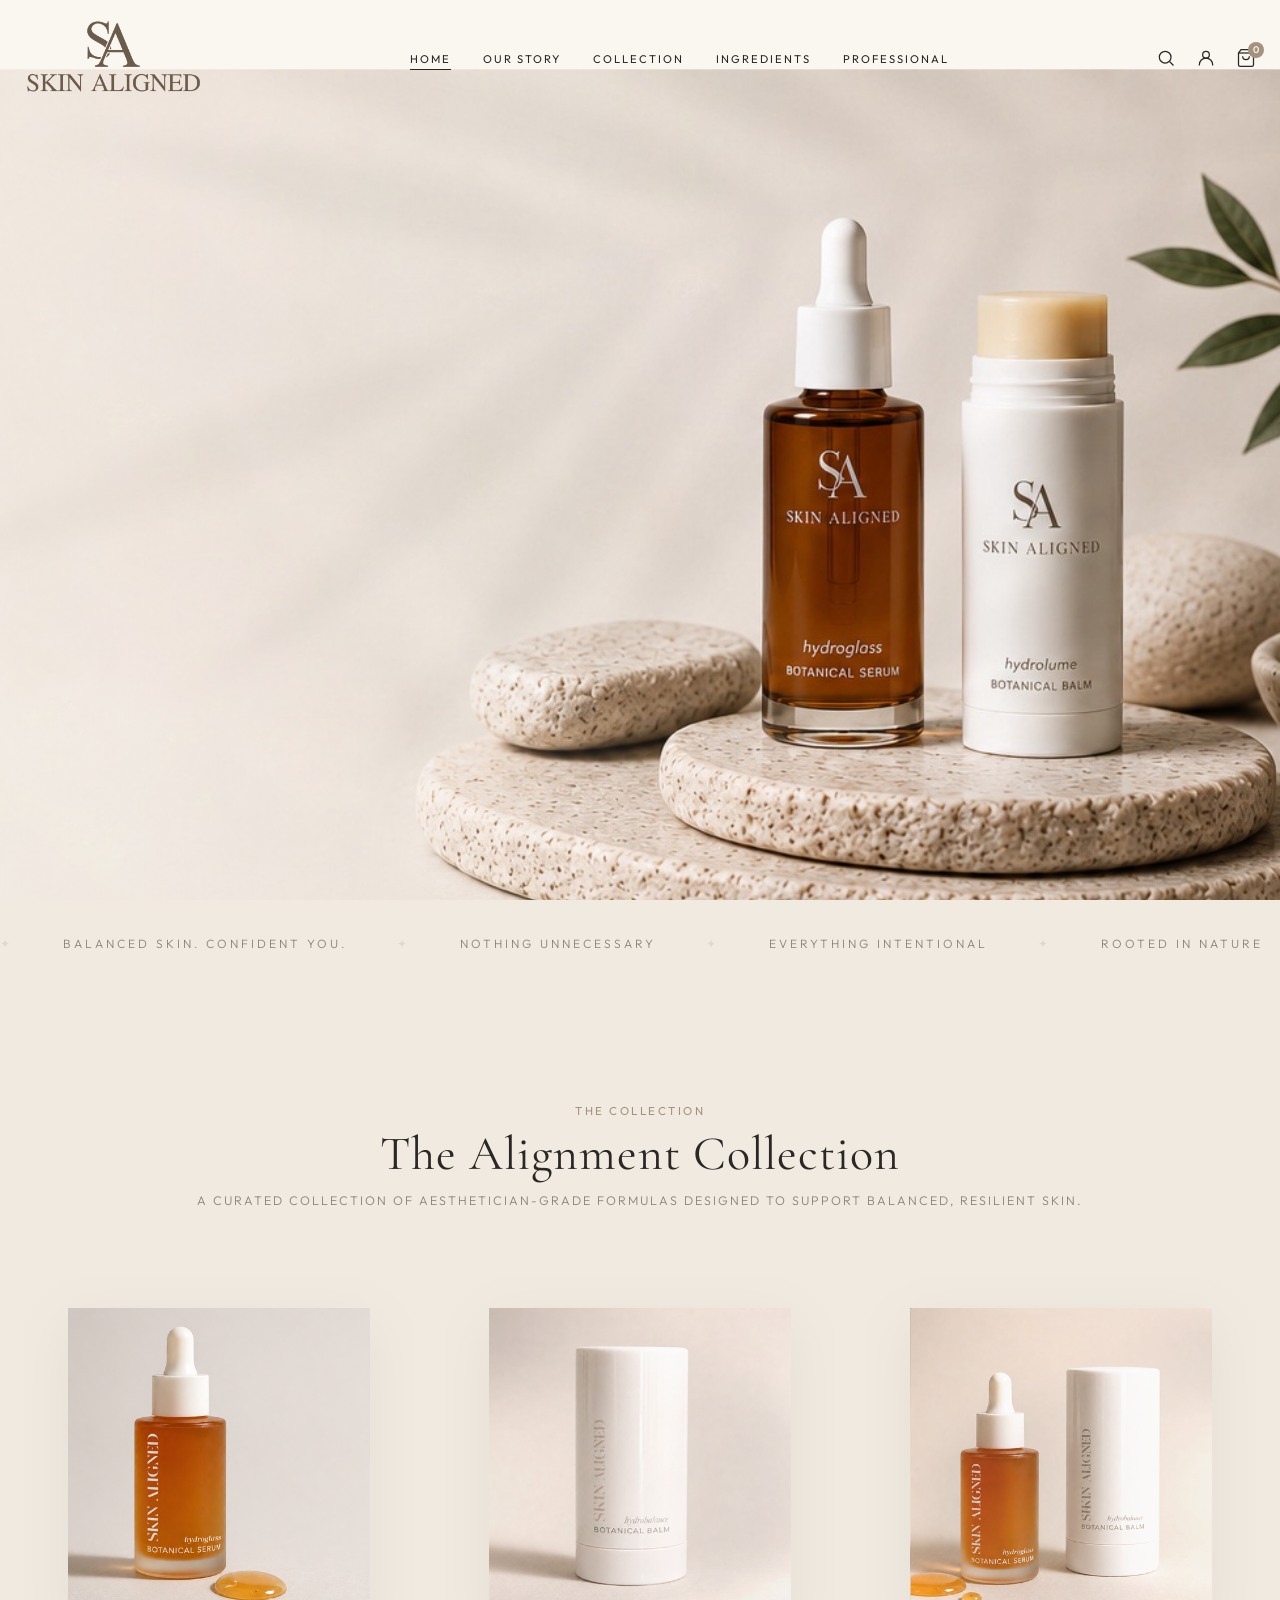
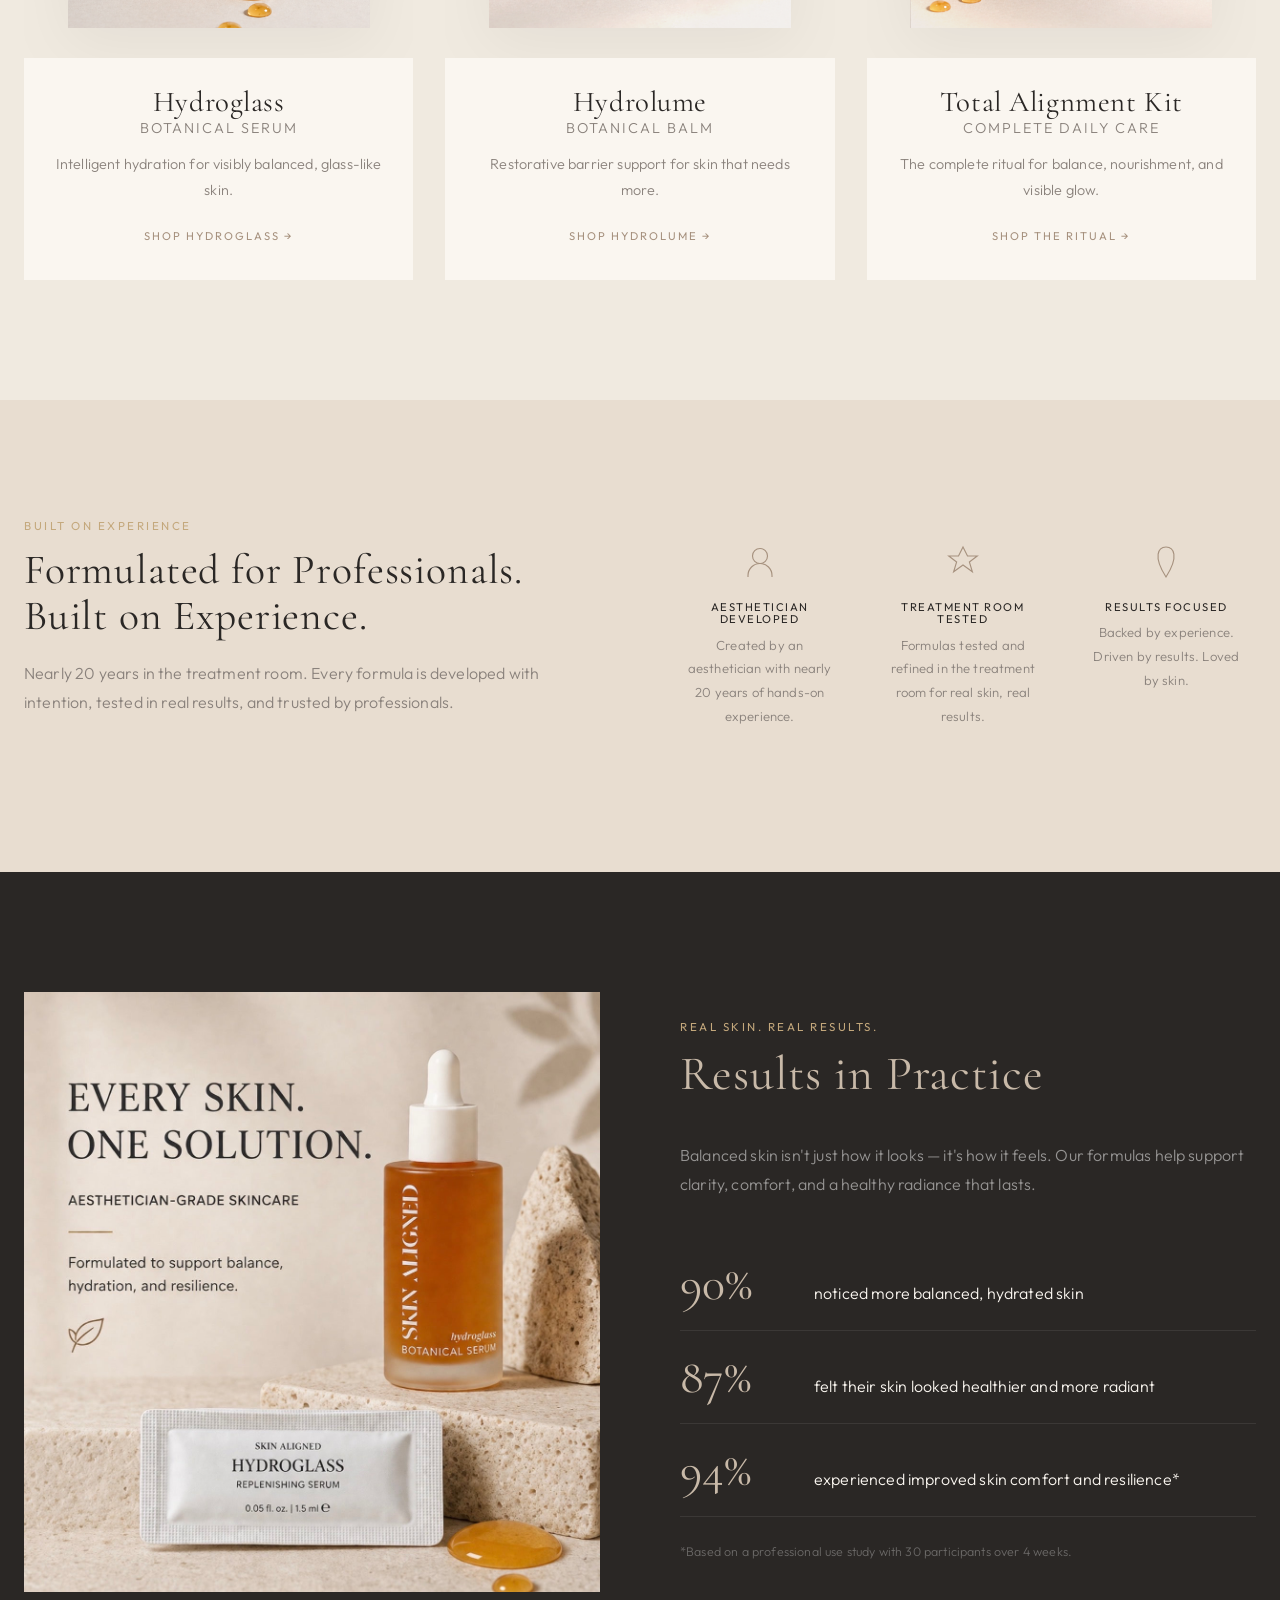
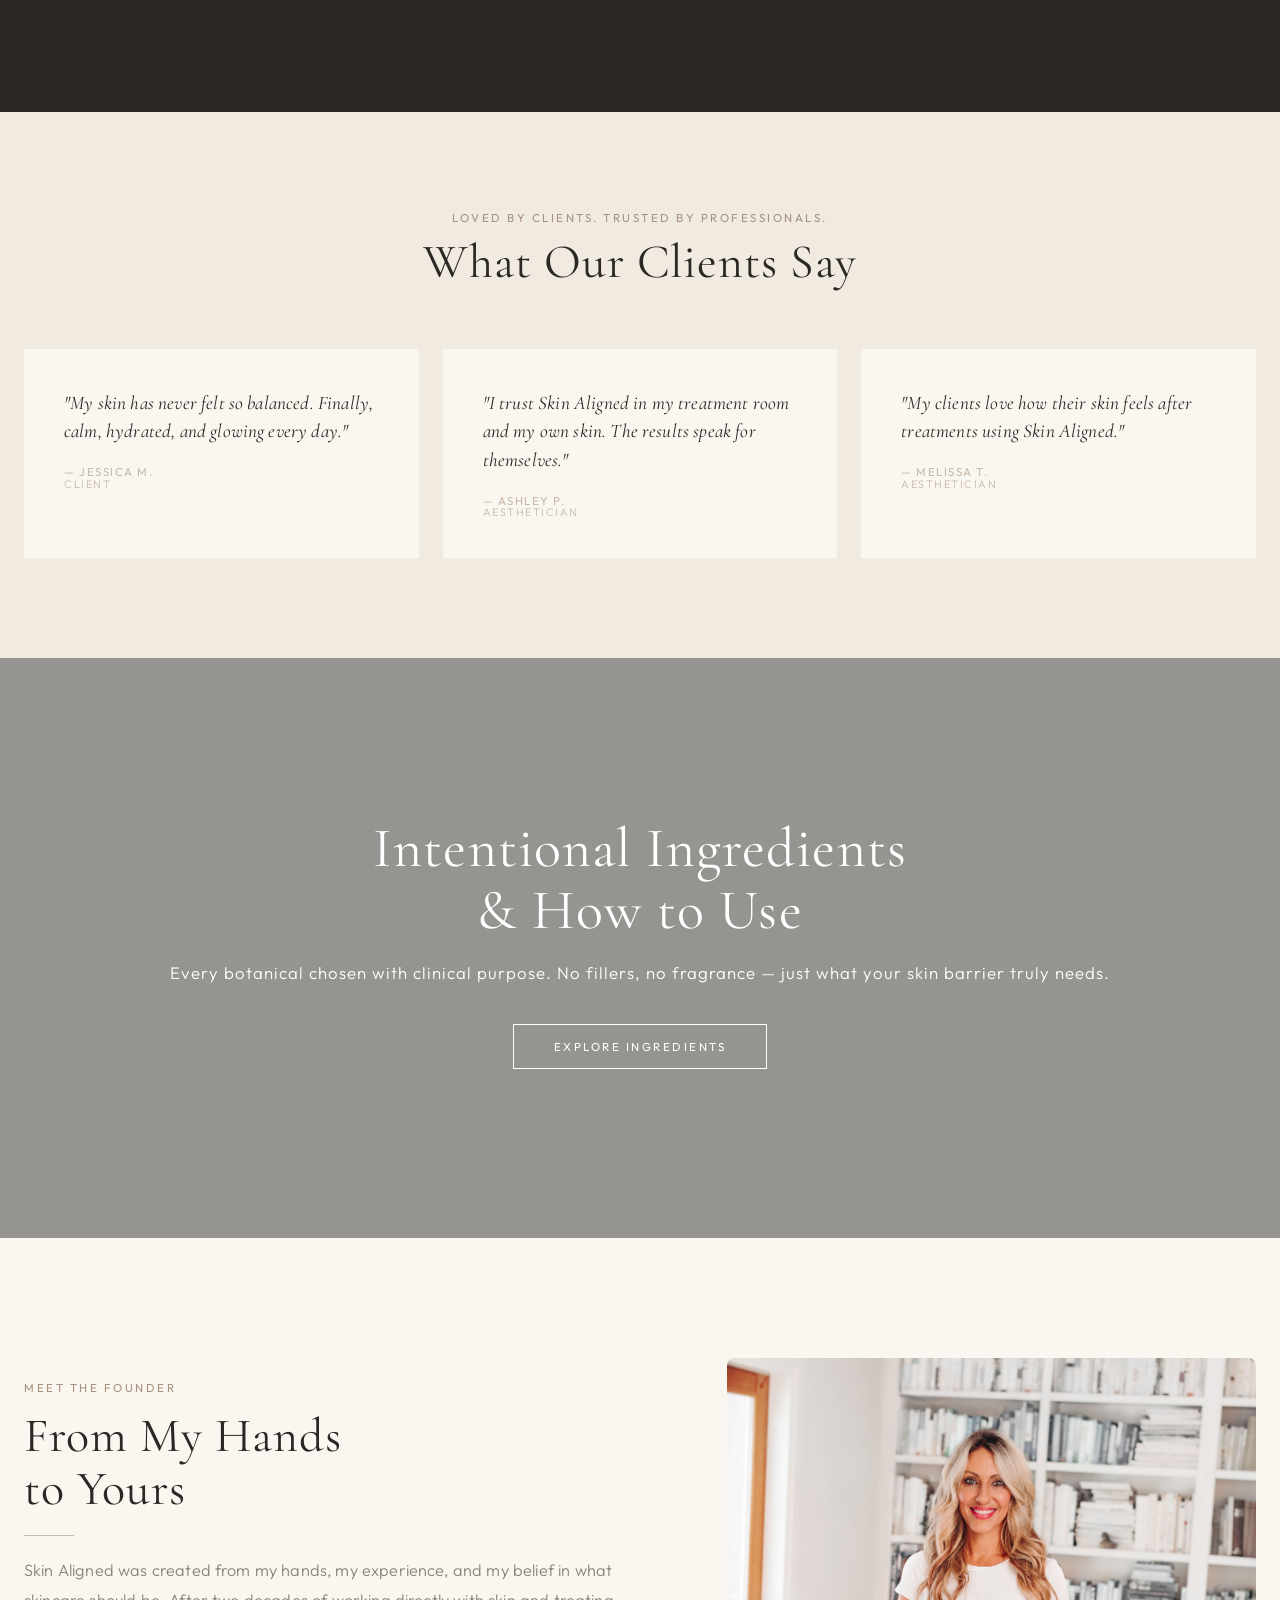
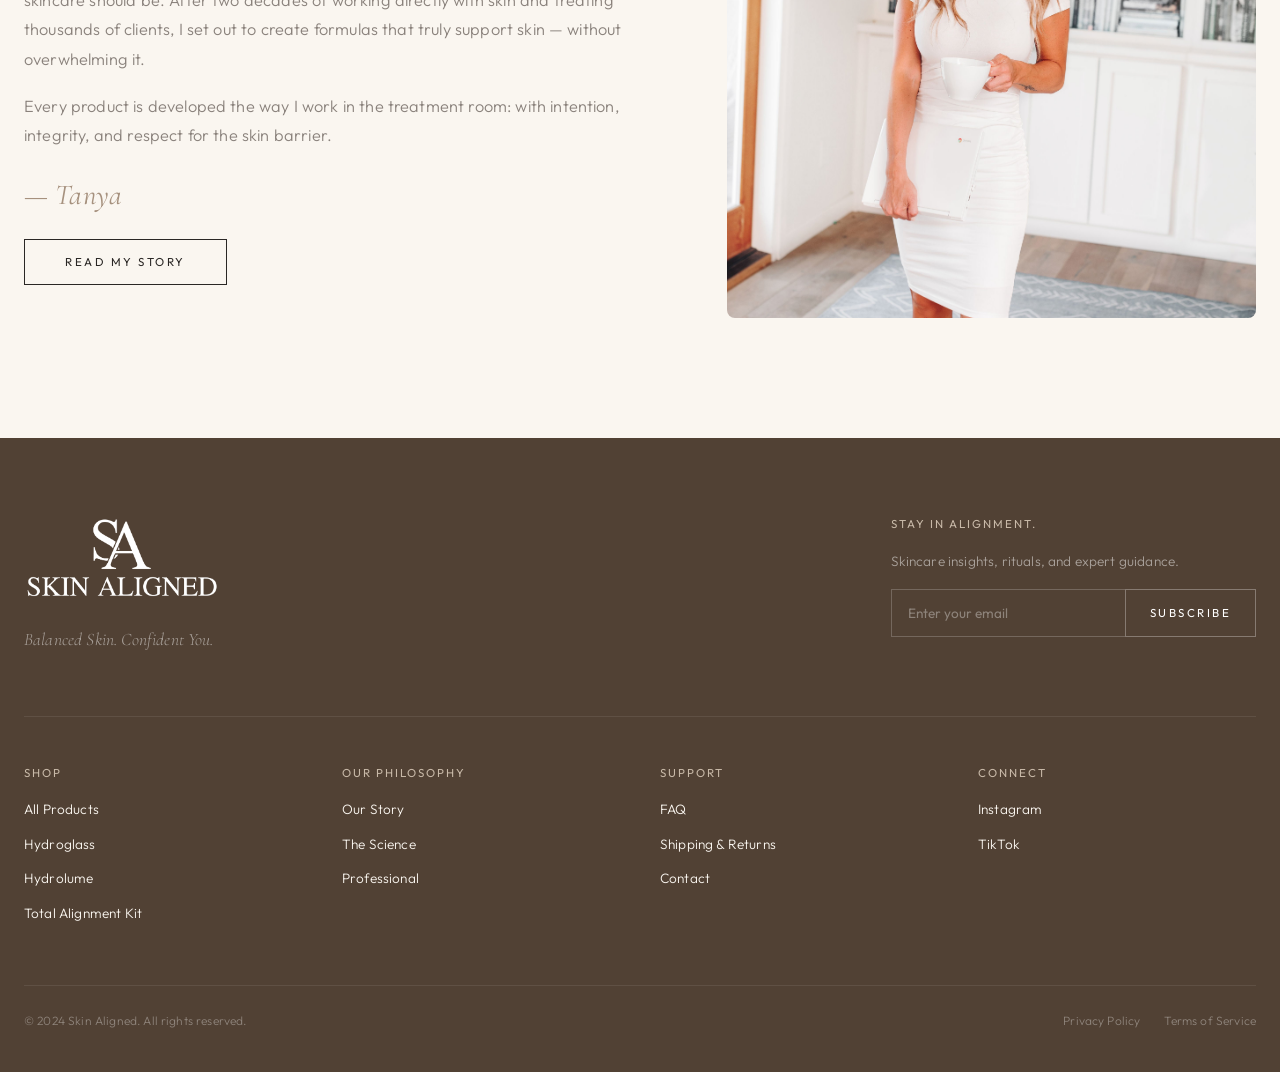
<file: index.html>
<!DOCTYPE html>
<html lang="en">

<head>
  <meta charset="UTF-8">
  <meta name="viewport" content="width=device-width, initial-scale=1.0">
  <title>Skin Aligned | Balanced Skin. Confident You.</title>
  <meta name="description"
    content="Aesthetician-grade skincare rooted in nature and refined by science to support your skin's natural balance at every stage.">
  <link rel="stylesheet" href="assets/css/style.css">
  <link rel="stylesheet" href="assets/css/pages.css">
  <link rel="icon" type="image/png" href="assets/img/favicon.png">
  <link rel="stylesheet" href="assets/css/pages2.css">
</head>

<body>

  <!-- Header -->
  <header class="header" id="site-header">
    <div class="wrap header__inner">
      <a href="index.html" class="logo"><img src="assets/img/top-main-logo.png" alt="Skin Aligned"></a>
      <nav>
        <ul class="nav" id="main-nav">
          <li><a href="index.html" class="active">Home</a></li>
          <li><a href="ritual.html">Our Story</a></li>
          <li><a href="products.html">Collection</a></li>
          <li><a href="product-detail.html">Ingredients</a></li>
          <li><a href="professional.html">Professional</a></li>
        </ul>
      </nav>
      <div class="nav-utils">
        <a href="https://skinaligned.com/search" target="_blank" aria-label="Search">
          <svg viewBox="0 0 24 24">
            <circle cx="11" cy="11" r="7" />
            <line x1="16.5" y1="16.5" x2="21" y2="21" />
          </svg>
        </a>
        <a href="https://skinaligned.com/account/login" target="_blank" aria-label="Account">
          <svg viewBox="0 0 24 24">
            <circle cx="12" cy="8" r="4" />
            <path d="M4 21v-1a7 7 0 0 1 16 0v1" />
          </svg>
        </a>
        <a href="https://skinaligned.com/cart" target="_blank" aria-label="Cart">
          <svg viewBox="0 0 24 24">
            <path d="M6 2L3 6v14a2 2 0 0 0 2 2h14a2 2 0 0 0 2-2V6l-3-4z" />
            <line x1="3" y1="6" x2="21" y2="6" />
            <path d="M16 10a4 4 0 0 1-8 0" />
          </svg>
          <span class="cart-count">0</span>
        </a>
      </div>
      <!-- Mobile menu toggle -->
      <button class="mobile-toggle" id="mobile-toggle" aria-label="Menu">
        <span></span><span></span><span></span>
      </button>
    </div>
  </header>

  <main>

    <!-- ─── Hero ─── -->
    <section class="hero" id="hero">
      <div class="hero__bg"><img src="assets/img/Index_hero_banner.jpg" alt="Skin Aligned Luxury Skincare"></div>
      <div class="hero__overlay"></div>
      <div class="wrap">
        <div class="hero__body reveal">
          <h1>BALANCED</h1>
          <span class="hero__subtitle">Skin begins here.</span>
          <p>Aesthetician-grade skincare rooted in nature and refined by science to support your skin's natural balance
            at every stage.</p>

          <div class="hero__icons">
            <div class="hero__icon-item">
              <svg viewBox="0 0 24 24" fill="none" stroke="currentColor" stroke-width="1.5">
                <path
                  d="M12 2L15.09 8.26L22 9.27L17 14.14L18.18 21.02L12 17.77L5.82 21.02L7 14.14L2 9.27L8.91 8.26L12 2Z" />
              </svg>
              <span>Rooted in Nature</span>
            </div>
            <div class="hero__icon-item">
              <svg viewBox="0 0 24 24" fill="none" stroke="currentColor" stroke-width="1.5">
                <path
                  d="M20 21V19C20 17.9391 19.5786 16.9217 18.8284 16.1716C18.0783 15.4214 17.0609 15 16 15H8C6.93913 15 5.92172 15.4214 5.17157 16.1716C4.42143 16.9217 4 17.9391 4 19V21" />
                <circle cx="12" cy="7" r="4" />
              </svg>
              <span>Aesthetician Grade</span>
            </div>
            <div class="hero__icon-item">
              <svg viewBox="0 0 24 24" fill="none" stroke="currentColor" stroke-width="1.5">
                <path d="M4.5 3H19.5V5H4.5V3ZM6.5 7H17.5L12 17L6.5 7ZM10.5 21H13.5V19H10.5V21Z" />
              </svg>
              <span>Clinically Inspired</span>
            </div>
            <div class="hero__icon-item">
              <svg viewBox="0 0 24 24" fill="none" stroke="currentColor" stroke-width="1.5">
                <path
                  d="M12 21.35L10.55 20.03C5.4 15.36 2 12.28 2 8.5C2 5.42 4.42 3 7.5 3C9.24 3 10.91 3.81 12 5.09C13.09 3.81 14.76 3 16.5 3C19.58 3 22 5.42 22 8.5C22 12.28 18.6 15.36 13.45 20.04L12 21.35Z" />
              </svg>
              <span>Made for Every Skin</span>
            </div>
          </div>
        </div>
      </div>
    </section>

    <!-- ─── Marquee ─── -->
    <div class="marquee">
      <div class="marquee__track">
        <span>✦</span> balanced skin. confident you. <span>✦</span> nothing unnecessary <span>✦</span> everything
        intentional <span>✦</span> rooted in nature <span>✦</span> refined by science <span>✦</span> balanced skin.
        confident you. <span>✦</span> nothing unnecessary <span>✦</span> everything intentional <span>✦</span> rooted in
        nature <span>✦</span> refined by science <span>✦</span> balanced skin. confident you. <span>✦</span> nothing
        unnecessary <span>✦</span> everything intentional
      </div>
    </div>



    <!-- ─── Collection Highlight ─── -->
    <section class="products-sec" id="collection">
      <div class="wrap">
        <div class="sec-head reveal">
          <div class="section-tag">The Collection</div>
          <h2>The Alignment Collection</h2>
          <p>A curated collection of aesthetician-grade formulas designed to support balanced, resilient skin.</p>
        </div>
        <div class="prod-row">
          <a href="product-detail.html" class="prod-card reveal" id="card-hydroglass">
            <div class="prod-card__img">
              <img src="assets/img/HydroGlassBottleDrops.png" alt="HydroGlass Bottle Drops">
              <img src="assets/img/gallery_4.png" alt="HydroGlass Lifestyle" class="hover-img">
            </div>
            <div class="prod-card__info">
              <h3>Hydroglass</h3>
              <p class="prod-card__sub">Botanical Serum</p>
              <p>Intelligent hydration for visibly balanced, glass-like skin.</p>
              <span class="prod-card__cta">Shop Hydroglass →</span>
            </div>
          </a>
          <a href="product-detail.html" class="prod-card reveal d1" id="card-hydrolume">
            <div class="prod-card__img">
              <img src="assets/img/Hydroblam.png" alt="HydroBlam">
              <img src="assets/img/gallery_1.png" alt="HydroLume Lifestyle" class="hover-img">
            </div>
            <div class="prod-card__info">
              <h3>Hydrolume</h3>
              <p class="prod-card__sub">Botanical Balm</p>
              <p>Restorative barrier support for skin that needs more.</p>
              <span class="prod-card__cta">Shop Hydrolume →</span>
            </div>
          </a>
          <a href="products.html" class="prod-card reveal d2" id="card-kit">
            <div class="prod-card__img">
              <img src="assets/img/HydroGlasskit.png" alt="HydroGlass Kit">
              <img src="assets/img/0A5A5264-C969-4EF8-9C2A-7C37F3D836FC(1).png" alt="Kit Lifestyle" class="hover-img">
            </div>
            <div class="prod-card__info">
              <h3>Total Alignment Kit</h3>
              <p class="prod-card__sub">Complete Daily Care</p>
              <p>The complete ritual for balance, nourishment, and visible glow.</p>
              <span class="prod-card__cta">Shop the Ritual →</span>
            </div>
          </a>
        </div>
      </div>
    </section>

    <!-- ─── Formulated for Professionals ─── -->
    <section class="pro-strip" id="trust-section">
      <div class="wrap">
        <div class="pro-strip__grid reveal">
          <div class="pro-strip__text">
            <div class="section-tag" style="color:var(--gold);">Built on Experience</div>
            <h2>Formulated for Professionals.<br>Built on Experience.</h2>
            <p>Nearly 20 years in the treatment room. Every formula is developed with intention, tested in real results,
              and trusted by professionals.</p>
          </div>
          <div class="trust-pillars">
            <div class="trust-pill">
              <svg viewBox="0 0 48 48" width="36" height="36">
                <circle cx="24" cy="16" r="10" fill="none" stroke="currentColor" stroke-width="1.5" />
                <path d="M8 44v-2a16 16 0 0132 0v2" fill="none" stroke="currentColor" stroke-width="1.5" />
              </svg>
              <h5>Aesthetician Developed</h5>
              <p>Created by an aesthetician with nearly 20 years of hands-on experience.</p>
            </div>
            <div class="trust-pill">
              <svg viewBox="0 0 48 48" width="36" height="36">
                <path d="M24 4l6 12h13l-10.5 8 4 13L24 28l-12.5 9 4-13L5 16h13z" fill="none" stroke="currentColor"
                  stroke-width="1.5" />
              </svg>
              <h5>Treatment Room Tested</h5>
              <p>Formulas tested and refined in the treatment room for real skin, real results.</p>
            </div>
            <div class="trust-pill">
              <svg viewBox="0 0 48 48" width="36" height="36">
                <path d="M24 4C14 4 6 16 24 44c18-28 10-40 0-40z" fill="none" stroke="currentColor"
                  stroke-width="1.5" />
              </svg>
              <h5>Results Focused</h5>
              <p>Backed by experience. Driven by results. Loved by skin.</p>
            </div>
          </div>
        </div>
      </div>
    </section>

    <!-- ─── Results in Practice ─── -->
    <section class="results" id="results">
      <div class="wrap results__grid">
        <div class="results__img reveal"><img src="assets/img/IMG_5824.jpg" alt="Results" style="height:100%;"></div>
        <div class="reveal d1">
          <div class="section-tag" style="color:var(--gold);">Real Skin. Real Results.</div>
          <h2>Results in Practice</h2>
          <p style="color:rgba(255,255,255,.5); margin-bottom:40px; font-size:1rem;">Balanced skin isn't just how it
            looks — it's how it feels. Our formulas help support clarity, comfort, and a healthy radiance that lasts.
          </p>
          <div class="stat-row"><span class="stat-num">90%</span><span class="stat-desc">noticed more balanced, hydrated
              skin</span></div>
          <div class="stat-row"><span class="stat-num">87%</span><span class="stat-desc">felt their skin looked
              healthier and more radiant</span></div>
          <div class="stat-row"><span class="stat-num">94%</span><span class="stat-desc">experienced improved skin
              comfort and resilience*</span></div>
          <p style="color:rgba(255,255,255,.3); font-size:.78rem; margin-top:24px;">*Based on a professional use study
            with 30 participants over 4 weeks.</p>
        </div>
      </div>
    </section>

    <!-- ─── Testimonials ─── -->
    <section class="testimonials" id="testimonials">
      <div class="wrap">
        <div class="sec-head reveal" style="margin-bottom:60px;">
          <div class="section-tag">Loved by Clients. Trusted by Professionals.</div>
          <h2>What Our Clients Say</h2>
        </div>
        <div class="test-grid reveal">
          <div class="test-card">
            <div class="test-quote">"My skin has never felt so balanced. Finally, calm, hydrated, and glowing every
              day."</div>
            <div class="test-author">— Jessica M.<br><span>Client</span></div>
          </div>
          <div class="test-card">
            <div class="test-quote">"I trust Skin Aligned in my treatment room and my own skin. The results speak for
              themselves."</div>
            <div class="test-author">— Ashley P.<br><span>Aesthetician</span></div>
          </div>
          <div class="test-card">
            <div class="test-quote">"My clients love how their skin feels after treatments using Skin Aligned."</div>
            <div class="test-author">— Melissa T.<br><span>Aesthetician</span></div>
          </div>
        </div>
      </div>
    </section>

    <!-- ─── Ingredients CTA ─── -->
    <section class="ingr-cta" style="background-image:url('assets/img/slider-img-2.png');" id="ingredients-cta">
      <div class="wrap reveal">
        <h2>Intentional Ingredients<br>& How to Use</h2>
        <p>Every botanical chosen with clinical purpose. No fillers, no fragrance — just what your skin barrier truly
          needs.</p>
        <a href="product-detail.html" class="btn btn--light">Explore Ingredients</a>
      </div>
    </section>

    <!-- ─── Founder ─── -->
    <section class="philosophy" id="founder">
      <div class="wrap phil-grid">
        <div class="phil-text reveal">
          <div class="section-tag">Meet the Founder</div>
          <h2>From My Hands<br>to Yours</h2>
          <div class="accent-line"></div>
          <p>Skin Aligned was created from my hands, my experience, and my belief in what skincare should be. After two
            decades of working directly with skin and treating thousands of clients, I set out to create formulas that
            truly support skin — without overwhelming it.</p>
          <p>Every product is developed the way I work in the treatment room: with intention, integrity, and respect for
            the skin barrier.</p>
          <div class="sig">— Tanya</div>
          <a href="ritual.html" class="btn" style="margin-top:30px;">Read My Story</a>
        </div>
        <div class="reveal d1"><img src="assets/img/robertsonlifestyleimages_23muted.jpg" alt="Tanya Robertson"></div>
      </div>
    </section>

  </main>

  <!-- Footer -->
  <footer class="footer" id="site-footer">
    <div class="wrap">
      <div class="footer__top">
        <div class="footer__brand">
          <div class="footer__logo"><img src="assets/img/top-main-logo.png" alt="Skin Aligned"></div>
          <p class="footer__tagline">Balanced Skin. Confident You.</p>
        </div>
        <div class="footer__newsletter">
          <h5>Stay in Alignment.</h5>
          <p>Skincare insights, rituals, and expert guidance.</p>
          <div class="newsletter-form">
            <input type="email" placeholder="Enter your email" id="newsletter-email">
            <button class="btn btn--light" id="newsletter-submit">Subscribe</button>
          </div>
        </div>
      </div>
      <div class="footer__grid">
        <div>
          <h5>Shop</h5>
          <ul>
            <li><a href="products.html">All Products</a></li>
            <li><a href="product-detail.html">Hydroglass</a></li>
            <li><a href="product-detail.html">Hydrolume</a></li>
            <li><a href="products.html">Total Alignment Kit</a></li>
          </ul>
        </div>
        <div>
          <h5>Our Philosophy</h5>
          <ul>
            <li><a href="ritual.html">Our Story</a></li>
            <li><a href="product-detail.html">The Science</a></li>
            <li><a href="professional.html">Professional</a></li>
          </ul>
        </div>
        <div>
          <h5>Support</h5>
          <ul>
            <li><a href="https://skinaligned.com/pages/faq" target="_blank">FAQ</a></li>
            <li><a href="https://skinaligned.com/pages/returns" target="_blank">Shipping & Returns</a></li>
            <li><a href="https://skinaligned.com/pages/contact" target="_blank">Contact</a></li>
          </ul>
        </div>
        <div>
          <h5>Connect</h5>
          <ul class="social-links">
            <li><a href="https://www.instagram.com/skin.aligned/" target="_blank">Instagram</a></li>
            <li><a href="https://www.tiktok.com/@skin.aligned" target="_blank">TikTok</a></li>
          </ul>
        </div>
      </div>
      <div class="footer__bar">
        <span>&copy; 2024 <a href="https://skinaligned.com/" target="_blank">Skin Aligned</a>. All rights
          reserved.</span>
        <div class="footer__legal">
          <a href="privacy.html">Privacy Policy</a>
          <a href="terms.html">Terms of Service</a>
        </div>
      </div>
    </div>
  </footer>

  <script src="assets/js/main.js"></script>
</body>

</html>
</file>
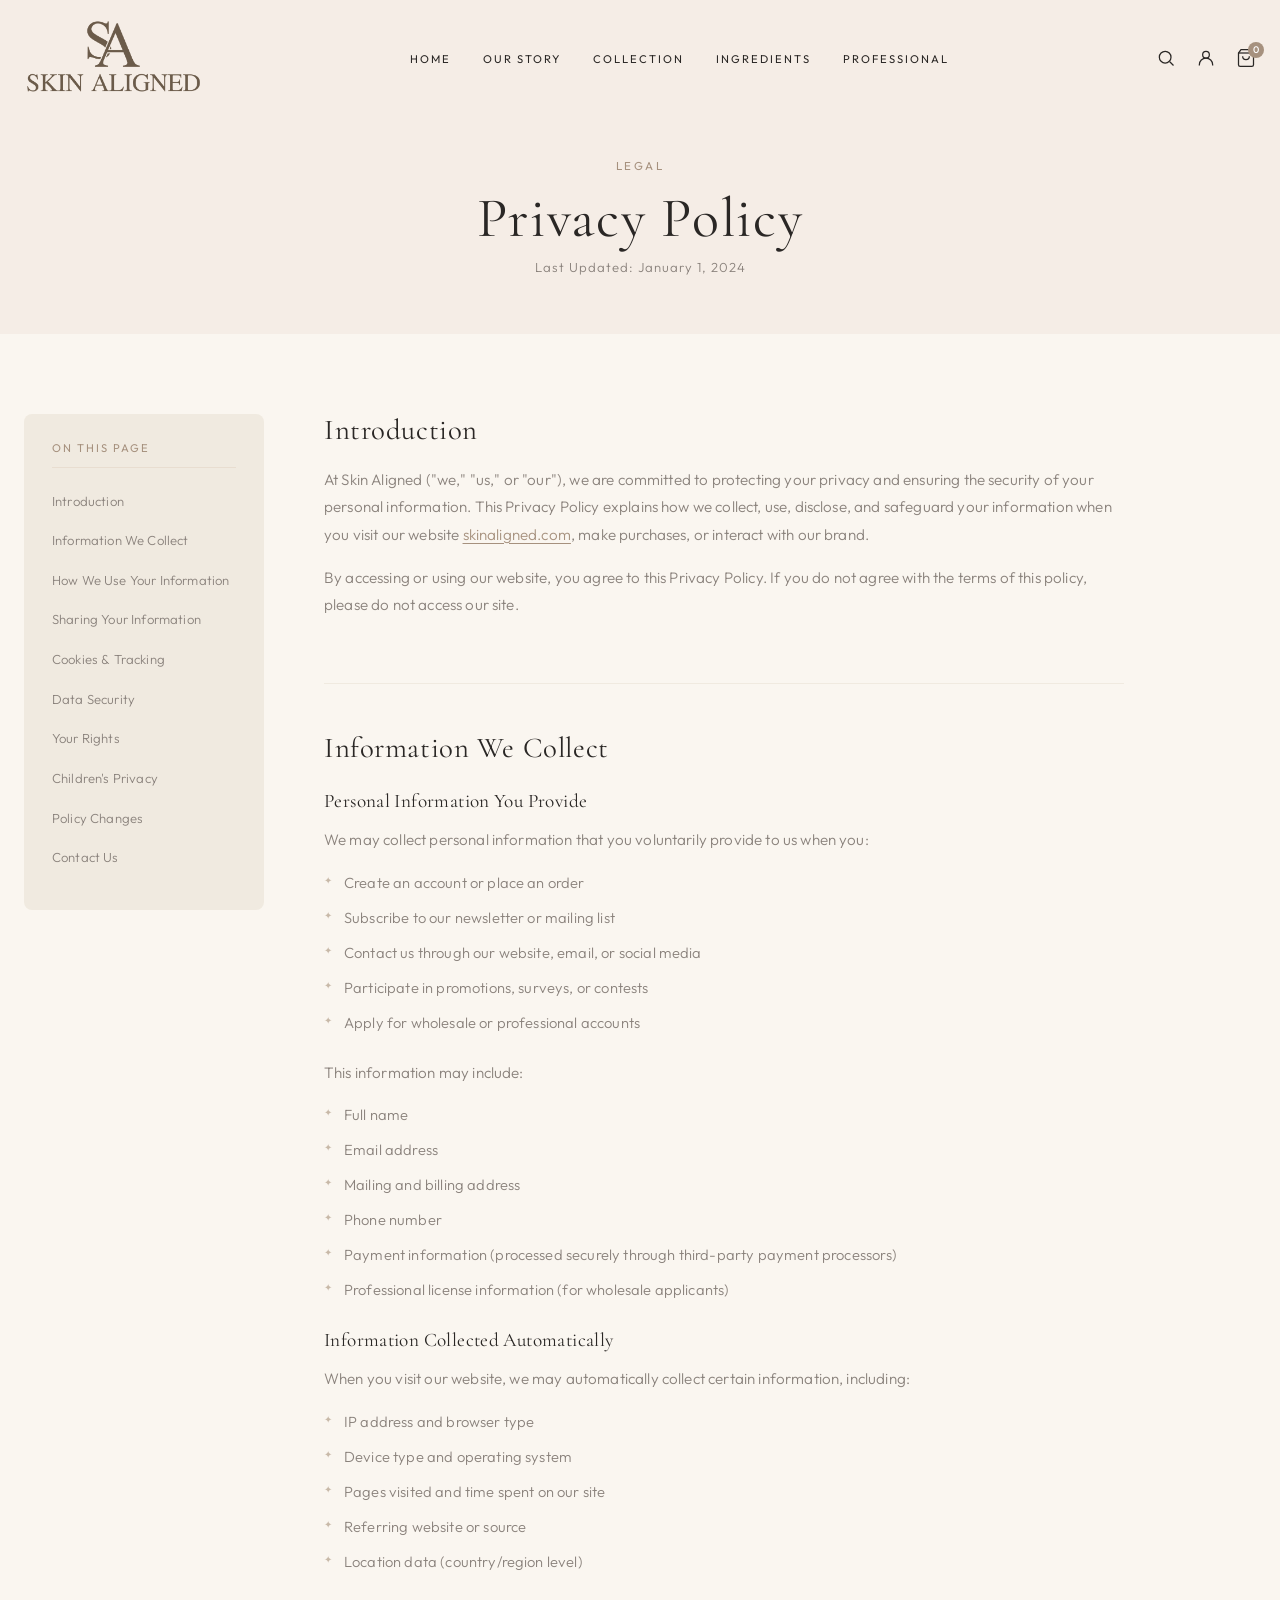
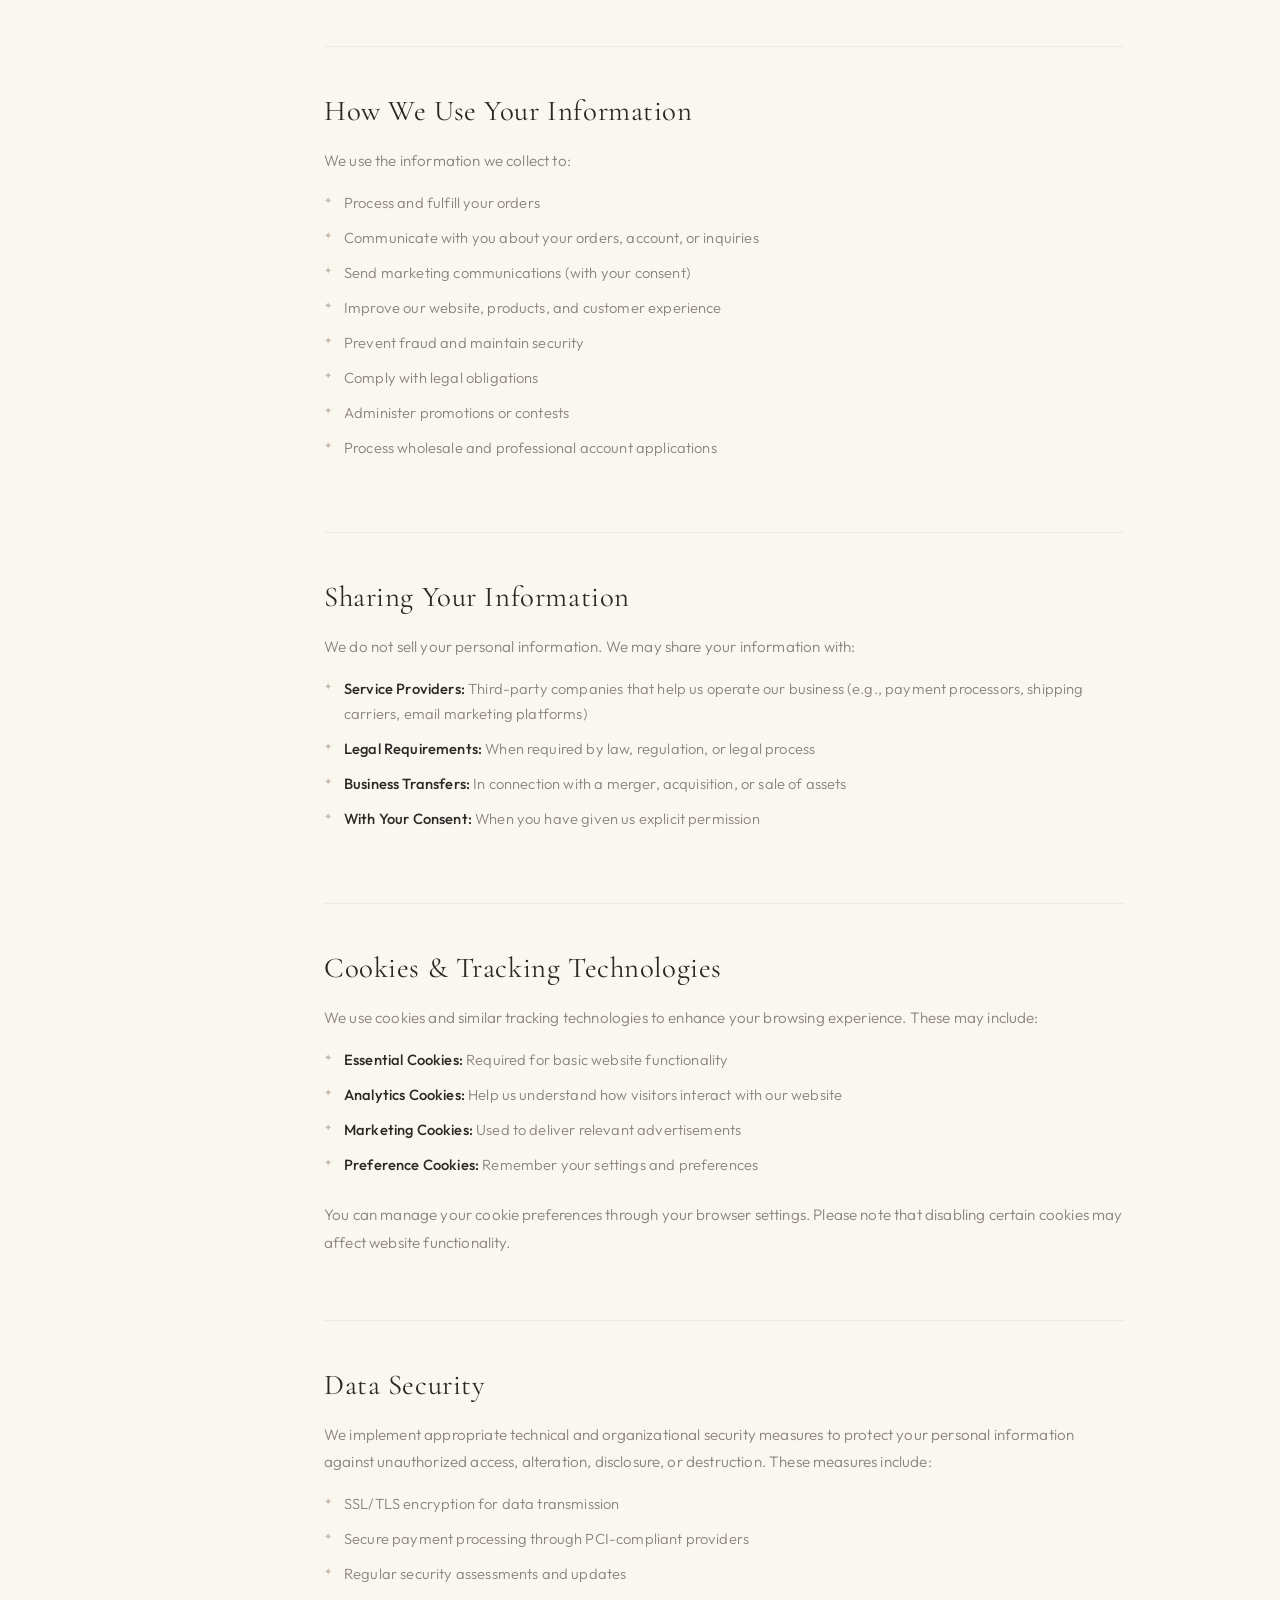
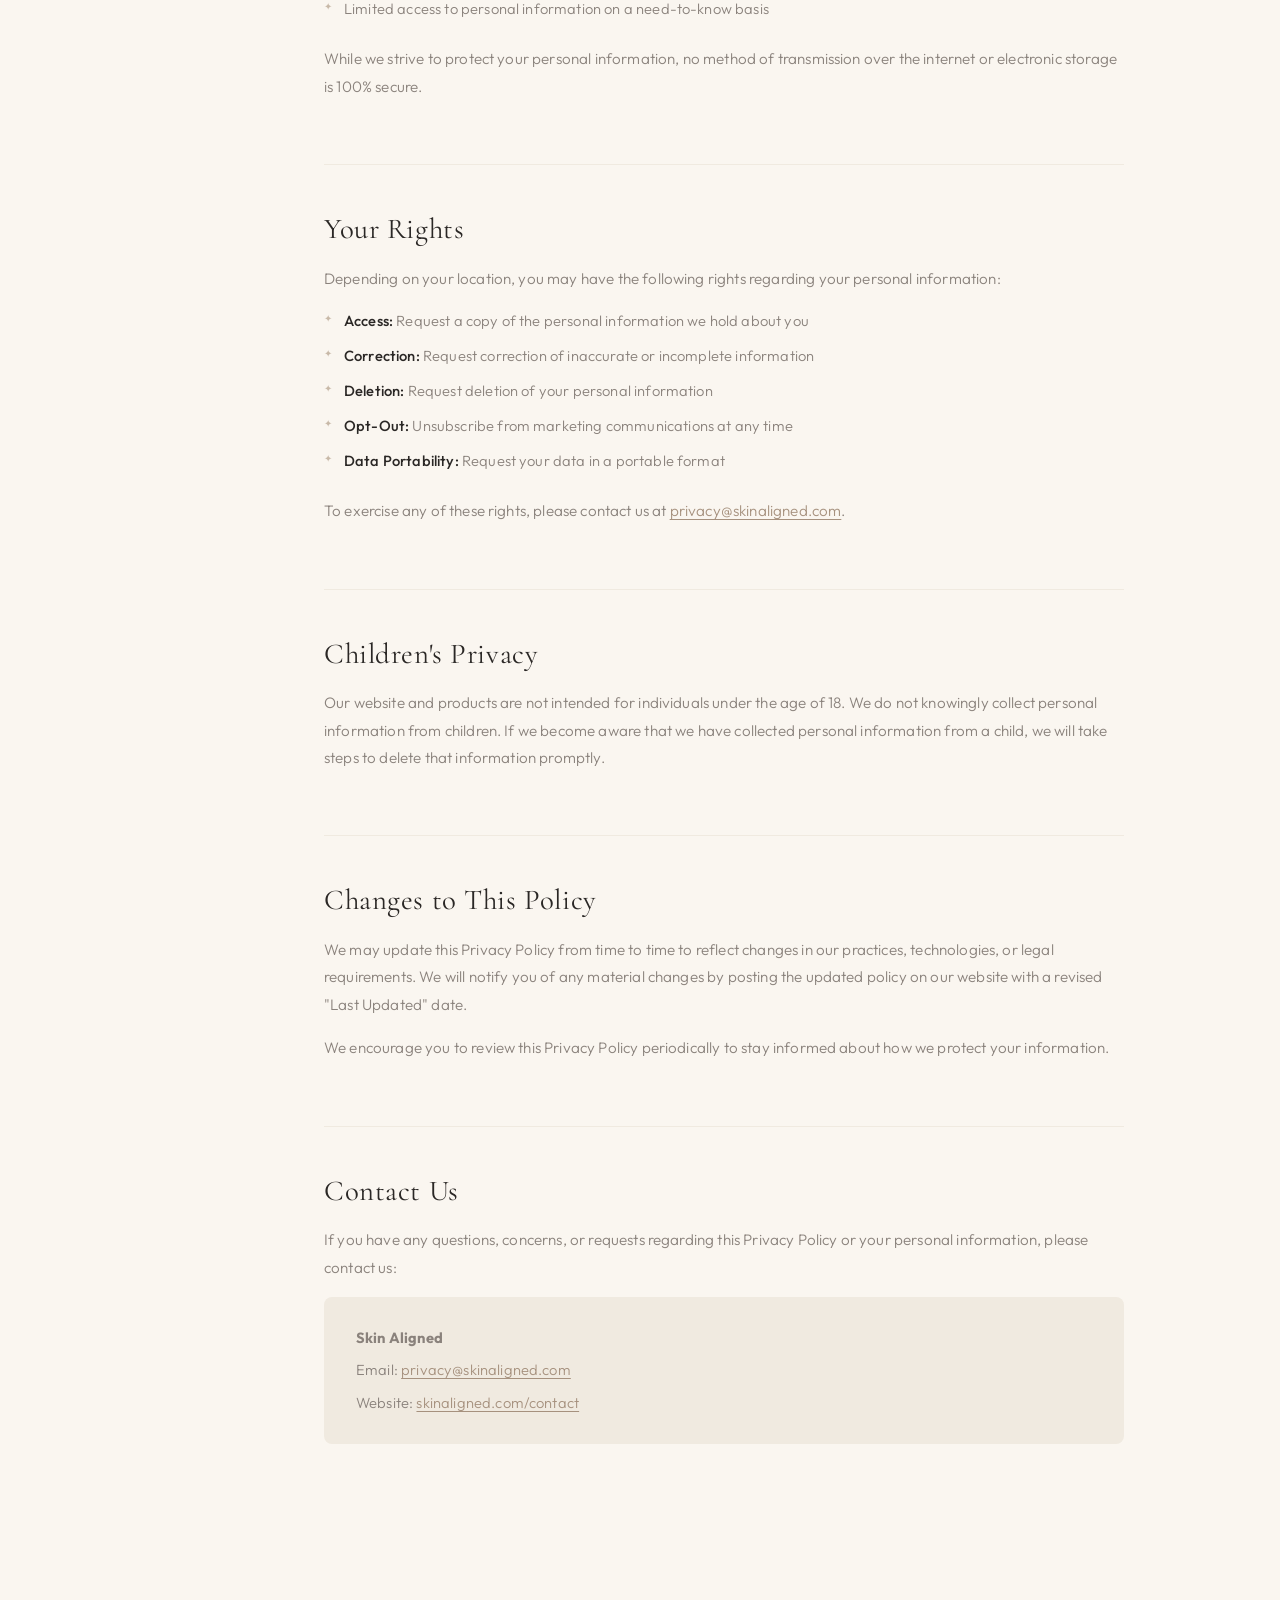
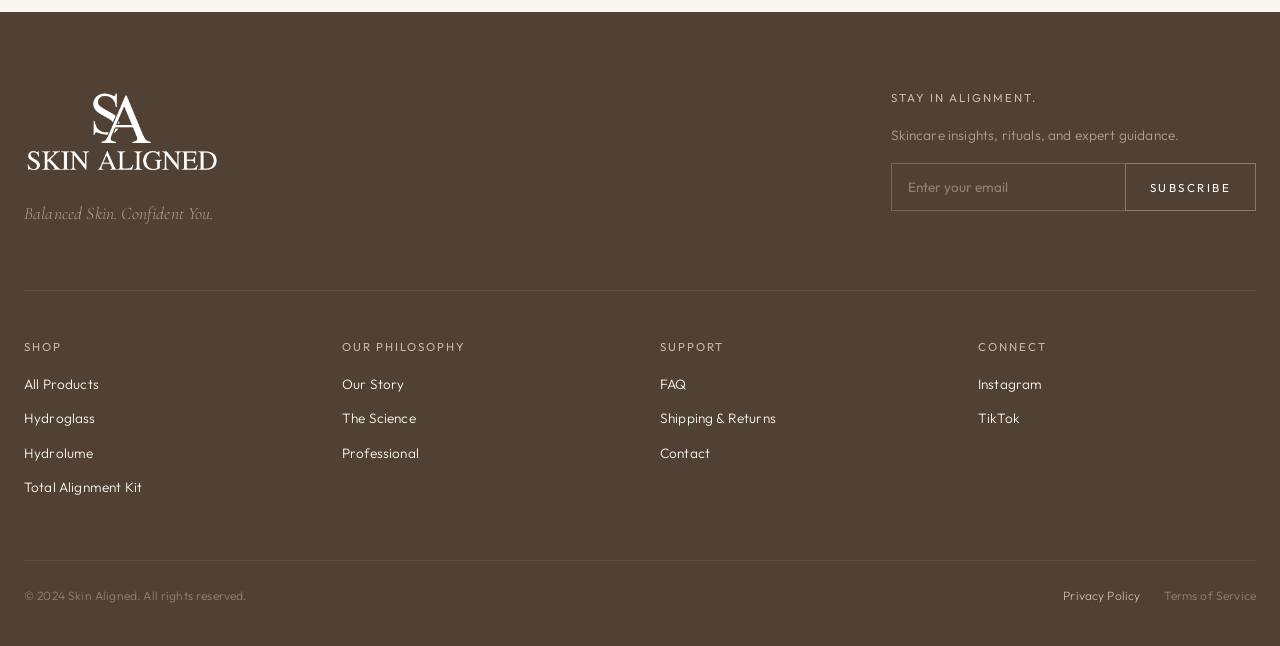
<file: privacy.html>
<!DOCTYPE html>
<html lang="en">

<head>
  <meta charset="UTF-8">
  <meta name="viewport" content="width=device-width, initial-scale=1.0">
  <title>Privacy Policy – Skin Aligned</title>
  <meta name="description"
    content="Skin Aligned Privacy Policy. Learn how we collect, use, and protect your personal information.">
  <link rel="stylesheet" href="assets/css/style.css">
  <link rel="stylesheet" href="assets/css/pages.css">
  <link rel="stylesheet" href="assets/css/pages2.css">
  <link rel="stylesheet" href="assets/css/legal.css">
  <link rel="icon" type="image/png" href="assets/img/favicon.png">
</head>

<body>

  <!-- Header -->
  <header class="header" id="site-header">
    <div class="wrap header__inner">
      <a href="index.html" class="logo"><img src="assets/img/top-main-logo.png" alt="Skin Aligned"></a>
      <nav>
        <ul class="nav" id="main-nav">
          <li><a href="index.html">Home</a></li>
          <li><a href="ritual.html">Our Story</a></li>
          <li><a href="products.html">Collection</a></li>
          <li><a href="product-detail.html">Ingredients</a></li>
          <li><a href="professional.html">Professional</a></li>
        </ul>
      </nav>
      <div class="nav-utils">
        <a href="https://skinaligned.com/search" target="_blank" aria-label="Search">
          <svg viewBox="0 0 24 24">
            <circle cx="11" cy="11" r="7" />
            <line x1="16.5" y1="16.5" x2="21" y2="21" />
          </svg>
        </a>
        <a href="https://skinaligned.com/account/login" target="_blank" aria-label="Account">
          <svg viewBox="0 0 24 24">
            <circle cx="12" cy="8" r="4" />
            <path d="M4 21v-1a7 7 0 0 1 16 0v1" />
          </svg>
        </a>
        <a href="https://skinaligned.com/cart" target="_blank" aria-label="Cart">
          <svg viewBox="0 0 24 24">
            <path d="M6 2L3 6v14a2 2 0 0 0 2 2h14a2 2 0 0 0 2-2V6l-3-4z" />
            <line x1="3" y1="6" x2="21" y2="6" />
            <path d="M16 10a4 4 0 0 1-8 0" />
          </svg>
          <span class="cart-count">0</span>
        </a>
      </div>
      <button class="mobile-toggle" id="mobile-toggle"
        aria-label="Menu"><span></span><span></span><span></span></button>
    </div>
  </header>

  <main>

    <!-- Hero -->
    <section class="legal-hero" id="privacy-hero">
      <div class="wrap">
        <div class="section-tag">Legal</div>
        <h1>Privacy Policy</h1>
        <p class="legal-updated">Last Updated: January 1, 2024</p>
      </div>
    </section>

    <!-- Content -->
    <section class="legal-content" id="privacy-content">
      <div class="wrap">
        <div class="legal-grid">

          <!-- Sidebar TOC -->
          <aside class="legal-toc" id="privacy-toc">
            <h5>On This Page</h5>
            <ul>
              <li><a href="#pp-intro">Introduction</a></li>
              <li><a href="#pp-collect">Information We Collect</a></li>
              <li><a href="#pp-use">How We Use Your Information</a></li>
              <li><a href="#pp-share">Sharing Your Information</a></li>
              <li><a href="#pp-cookies">Cookies & Tracking</a></li>
              <li><a href="#pp-security">Data Security</a></li>
              <li><a href="#pp-rights">Your Rights</a></li>
              <li><a href="#pp-children">Children's Privacy</a></li>
              <li><a href="#pp-changes">Policy Changes</a></li>
              <li><a href="#pp-contact">Contact Us</a></li>
            </ul>
          </aside>

          <!-- Main Content -->
          <div class="legal-body">

            <div class="legal-section" id="pp-intro">
              <h2>Introduction</h2>
              <p>At Skin Aligned ("we," "us," or "our"), we are committed to protecting your privacy and ensuring the
                security of your personal information. This Privacy Policy explains how we collect, use, disclose, and
                safeguard your information when you visit our website <a href="https://skinaligned.com"
                  target="_blank">skinaligned.com</a>, make purchases, or interact with our brand.</p>
              <p>By accessing or using our website, you agree to this Privacy Policy. If you do not agree with the terms
                of this policy, please do not access our site.</p>
            </div>

            <div class="legal-section" id="pp-collect">
              <h2>Information We Collect</h2>
              <h3>Personal Information You Provide</h3>
              <p>We may collect personal information that you voluntarily provide to us when you:</p>
              <ul>
                <li>Create an account or place an order</li>
                <li>Subscribe to our newsletter or mailing list</li>
                <li>Contact us through our website, email, or social media</li>
                <li>Participate in promotions, surveys, or contests</li>
                <li>Apply for wholesale or professional accounts</li>
              </ul>
              <p>This information may include:</p>
              <ul>
                <li>Full name</li>
                <li>Email address</li>
                <li>Mailing and billing address</li>
                <li>Phone number</li>
                <li>Payment information (processed securely through third-party payment processors)</li>
                <li>Professional license information (for wholesale applicants)</li>
              </ul>

              <h3>Information Collected Automatically</h3>
              <p>When you visit our website, we may automatically collect certain information, including:</p>
              <ul>
                <li>IP address and browser type</li>
                <li>Device type and operating system</li>
                <li>Pages visited and time spent on our site</li>
                <li>Referring website or source</li>
                <li>Location data (country/region level)</li>
              </ul>
            </div>

            <div class="legal-section" id="pp-use">
              <h2>How We Use Your Information</h2>
              <p>We use the information we collect to:</p>
              <ul>
                <li>Process and fulfill your orders</li>
                <li>Communicate with you about your orders, account, or inquiries</li>
                <li>Send marketing communications (with your consent)</li>
                <li>Improve our website, products, and customer experience</li>
                <li>Prevent fraud and maintain security</li>
                <li>Comply with legal obligations</li>
                <li>Administer promotions or contests</li>
                <li>Process wholesale and professional account applications</li>
              </ul>
            </div>

            <div class="legal-section" id="pp-share">
              <h2>Sharing Your Information</h2>
              <p>We do not sell your personal information. We may share your information with:</p>
              <ul>
                <li><strong>Service Providers:</strong> Third-party companies that help us operate our business (e.g.,
                  payment processors, shipping carriers, email marketing platforms)</li>
                <li><strong>Legal Requirements:</strong> When required by law, regulation, or legal process</li>
                <li><strong>Business Transfers:</strong> In connection with a merger, acquisition, or sale of assets
                </li>
                <li><strong>With Your Consent:</strong> When you have given us explicit permission</li>
              </ul>
            </div>

            <div class="legal-section" id="pp-cookies">
              <h2>Cookies & Tracking Technologies</h2>
              <p>We use cookies and similar tracking technologies to enhance your browsing experience. These may
                include:</p>
              <ul>
                <li><strong>Essential Cookies:</strong> Required for basic website functionality</li>
                <li><strong>Analytics Cookies:</strong> Help us understand how visitors interact with our website</li>
                <li><strong>Marketing Cookies:</strong> Used to deliver relevant advertisements</li>
                <li><strong>Preference Cookies:</strong> Remember your settings and preferences</li>
              </ul>
              <p>You can manage your cookie preferences through your browser settings. Please note that disabling
                certain cookies may affect website functionality.</p>
            </div>

            <div class="legal-section" id="pp-security">
              <h2>Data Security</h2>
              <p>We implement appropriate technical and organizational security measures to protect your personal
                information against unauthorized access, alteration, disclosure, or destruction. These measures include:
              </p>
              <ul>
                <li>SSL/TLS encryption for data transmission</li>
                <li>Secure payment processing through PCI-compliant providers</li>
                <li>Regular security assessments and updates</li>
                <li>Limited access to personal information on a need-to-know basis</li>
              </ul>
              <p>While we strive to protect your personal information, no method of transmission over the internet or
                electronic storage is 100% secure.</p>
            </div>

            <div class="legal-section" id="pp-rights">
              <h2>Your Rights</h2>
              <p>Depending on your location, you may have the following rights regarding your personal information:</p>
              <ul>
                <li><strong>Access:</strong> Request a copy of the personal information we hold about you</li>
                <li><strong>Correction:</strong> Request correction of inaccurate or incomplete information</li>
                <li><strong>Deletion:</strong> Request deletion of your personal information</li>
                <li><strong>Opt-Out:</strong> Unsubscribe from marketing communications at any time</li>
                <li><strong>Data Portability:</strong> Request your data in a portable format</li>
              </ul>
              <p>To exercise any of these rights, please contact us at <a
                  href="mailto:privacy@skinaligned.com">privacy@skinaligned.com</a>.</p>
            </div>

            <div class="legal-section" id="pp-children">
              <h2>Children's Privacy</h2>
              <p>Our website and products are not intended for individuals under the age of 18. We do not knowingly
                collect personal information from children. If we become aware that we have collected personal
                information from a child, we will take steps to delete that information promptly.</p>
            </div>

            <div class="legal-section" id="pp-changes">
              <h2>Changes to This Policy</h2>
              <p>We may update this Privacy Policy from time to time to reflect changes in our practices, technologies,
                or legal requirements. We will notify you of any material changes by posting the updated policy on our
                website with a revised "Last Updated" date.</p>
              <p>We encourage you to review this Privacy Policy periodically to stay informed about how we protect your
                information.</p>
            </div>

            <div class="legal-section" id="pp-contact">
              <h2>Contact Us</h2>
              <p>If you have any questions, concerns, or requests regarding this Privacy Policy or your personal
                information, please contact us:</p>
              <div class="legal-contact-card">
                <p><strong>Skin Aligned</strong></p>
                <p>Email: <a href="mailto:privacy@skinaligned.com">privacy@skinaligned.com</a></p>
                <p>Website: <a href="https://skinaligned.com/pages/contact" target="_blank">skinaligned.com/contact</a>
                </p>
              </div>
            </div>

          </div>
        </div>
      </div>
    </section>

  </main>

  <!-- Footer -->
  <footer class="footer" id="site-footer">
    <div class="wrap">
      <div class="footer__top">
        <div class="footer__brand">
          <div class="footer__logo"><img src="assets/img/top-main-logo.png" alt="Skin Aligned"></div>
          <p class="footer__tagline">Balanced Skin. Confident You.</p>
        </div>
        <div class="footer__newsletter">
          <h5>Stay in Alignment.</h5>
          <p>Skincare insights, rituals, and expert guidance.</p>
          <div class="newsletter-form">
            <input type="email" placeholder="Enter your email">
            <button class="btn btn--light">Subscribe</button>
          </div>
        </div>
      </div>
      <div class="footer__grid">
        <div>
          <h5>Shop</h5>
          <ul>
            <li><a href="products.html">All Products</a></li>
            <li><a href="product-detail.html">Hydroglass</a></li>
            <li><a href="products.html">Hydrolume</a></li>
            <li><a href="products.html">Total Alignment Kit</a></li>
          </ul>
        </div>
        <div>
          <h5>Our Philosophy</h5>
          <ul>
            <li><a href="ritual.html">Our Story</a></li>
            <li><a href="product-detail.html">The Science</a></li>
            <li><a href="professional.html">Professional</a></li>
          </ul>
        </div>
        <div>
          <h5>Support</h5>
          <ul>
            <li><a href="https://skinaligned.com/pages/faq" target="_blank">FAQ</a></li>
            <li><a href="https://skinaligned.com/pages/returns" target="_blank">Shipping & Returns</a></li>
            <li><a href="https://skinaligned.com/pages/contact" target="_blank">Contact</a></li>
          </ul>
        </div>
        <div>
          <h5>Connect</h5>
          <ul class="social-links">
            <li><a href="https://www.instagram.com/skin.aligned/" target="_blank">Instagram</a></li>
            <li><a href="https://www.tiktok.com/@skin.aligned" target="_blank">TikTok</a></li>
          </ul>
        </div>
      </div>
      <div class="footer__bar">
        <span>&copy; 2024 <a href="https://skinaligned.com/" target="_blank">Skin Aligned</a>. All rights
          reserved.</span>
        <div class="footer__legal">
          <a href="privacy.html" class="active">Privacy Policy</a>
          <a href="terms.html">Terms of Service</a>
        </div>
      </div>
    </div>
  </footer>

  <script src="assets/js/main.js"></script>
</body>

</html>
</file>
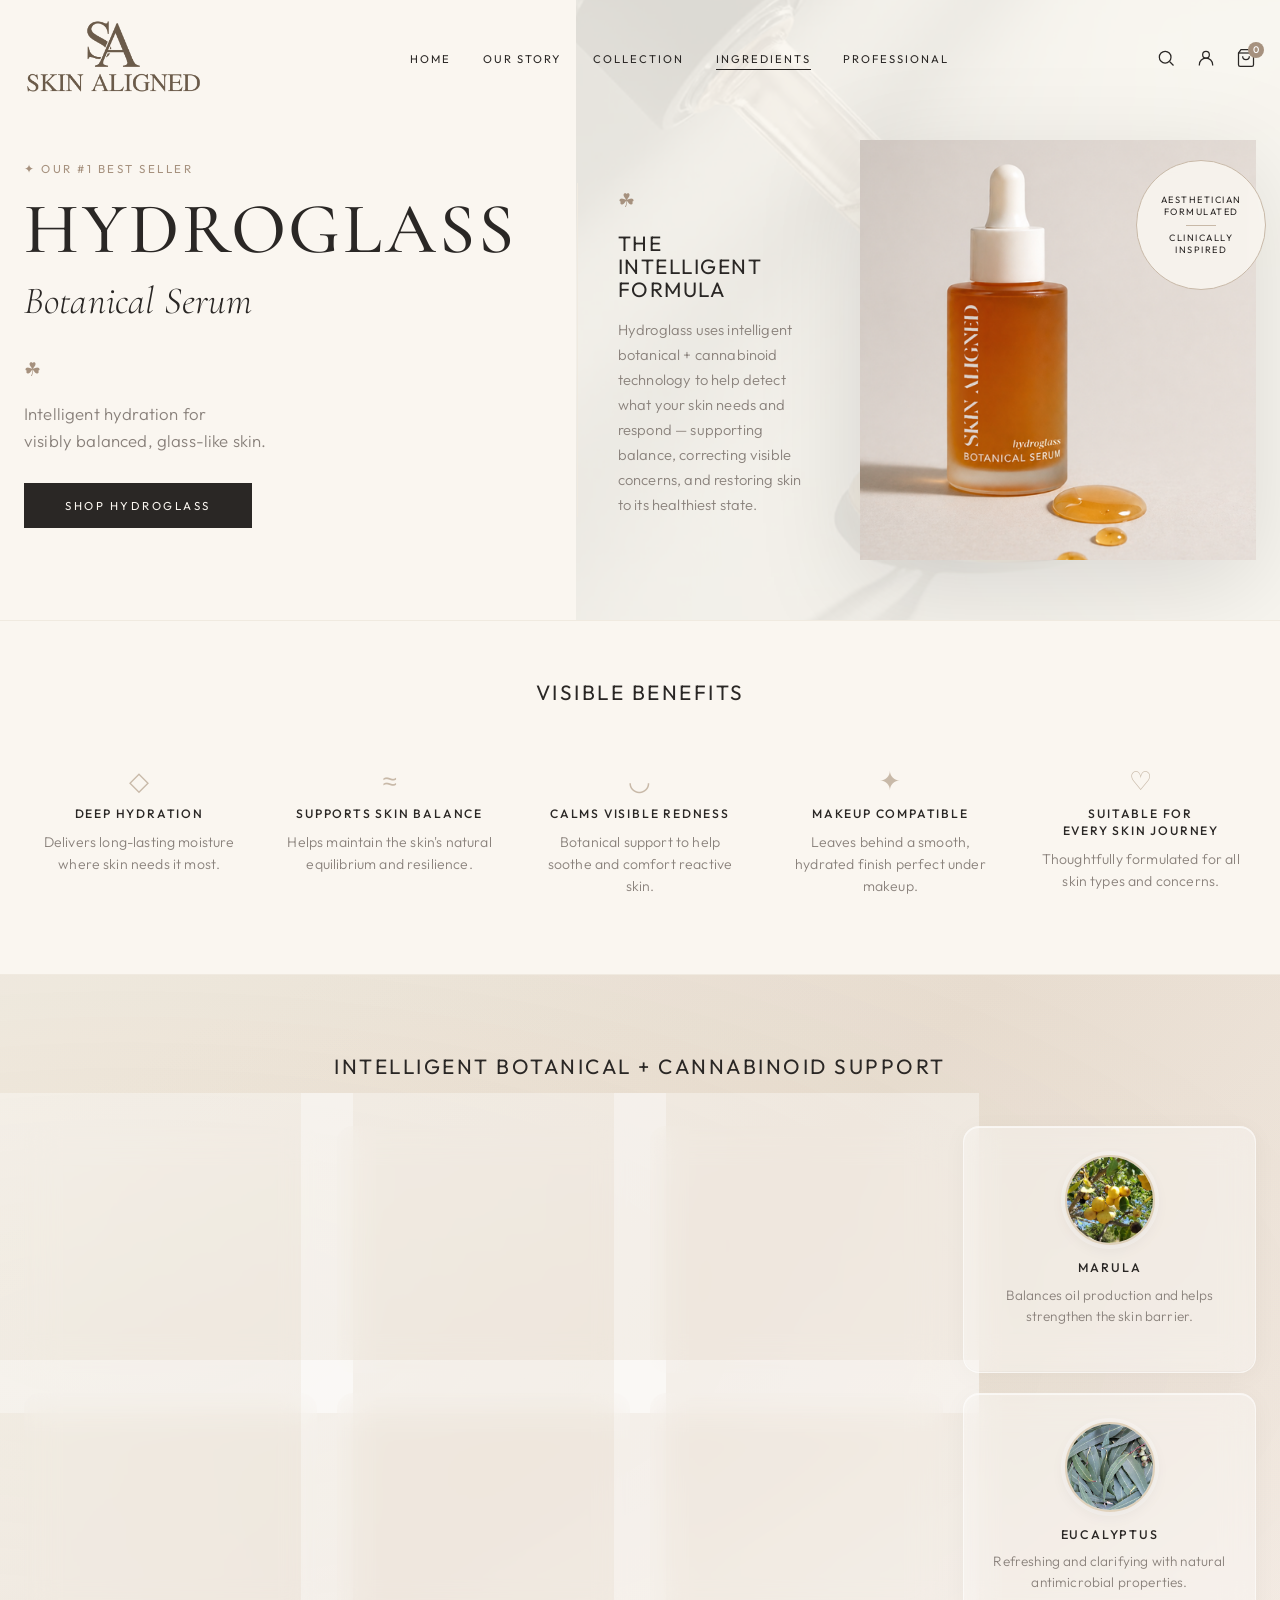
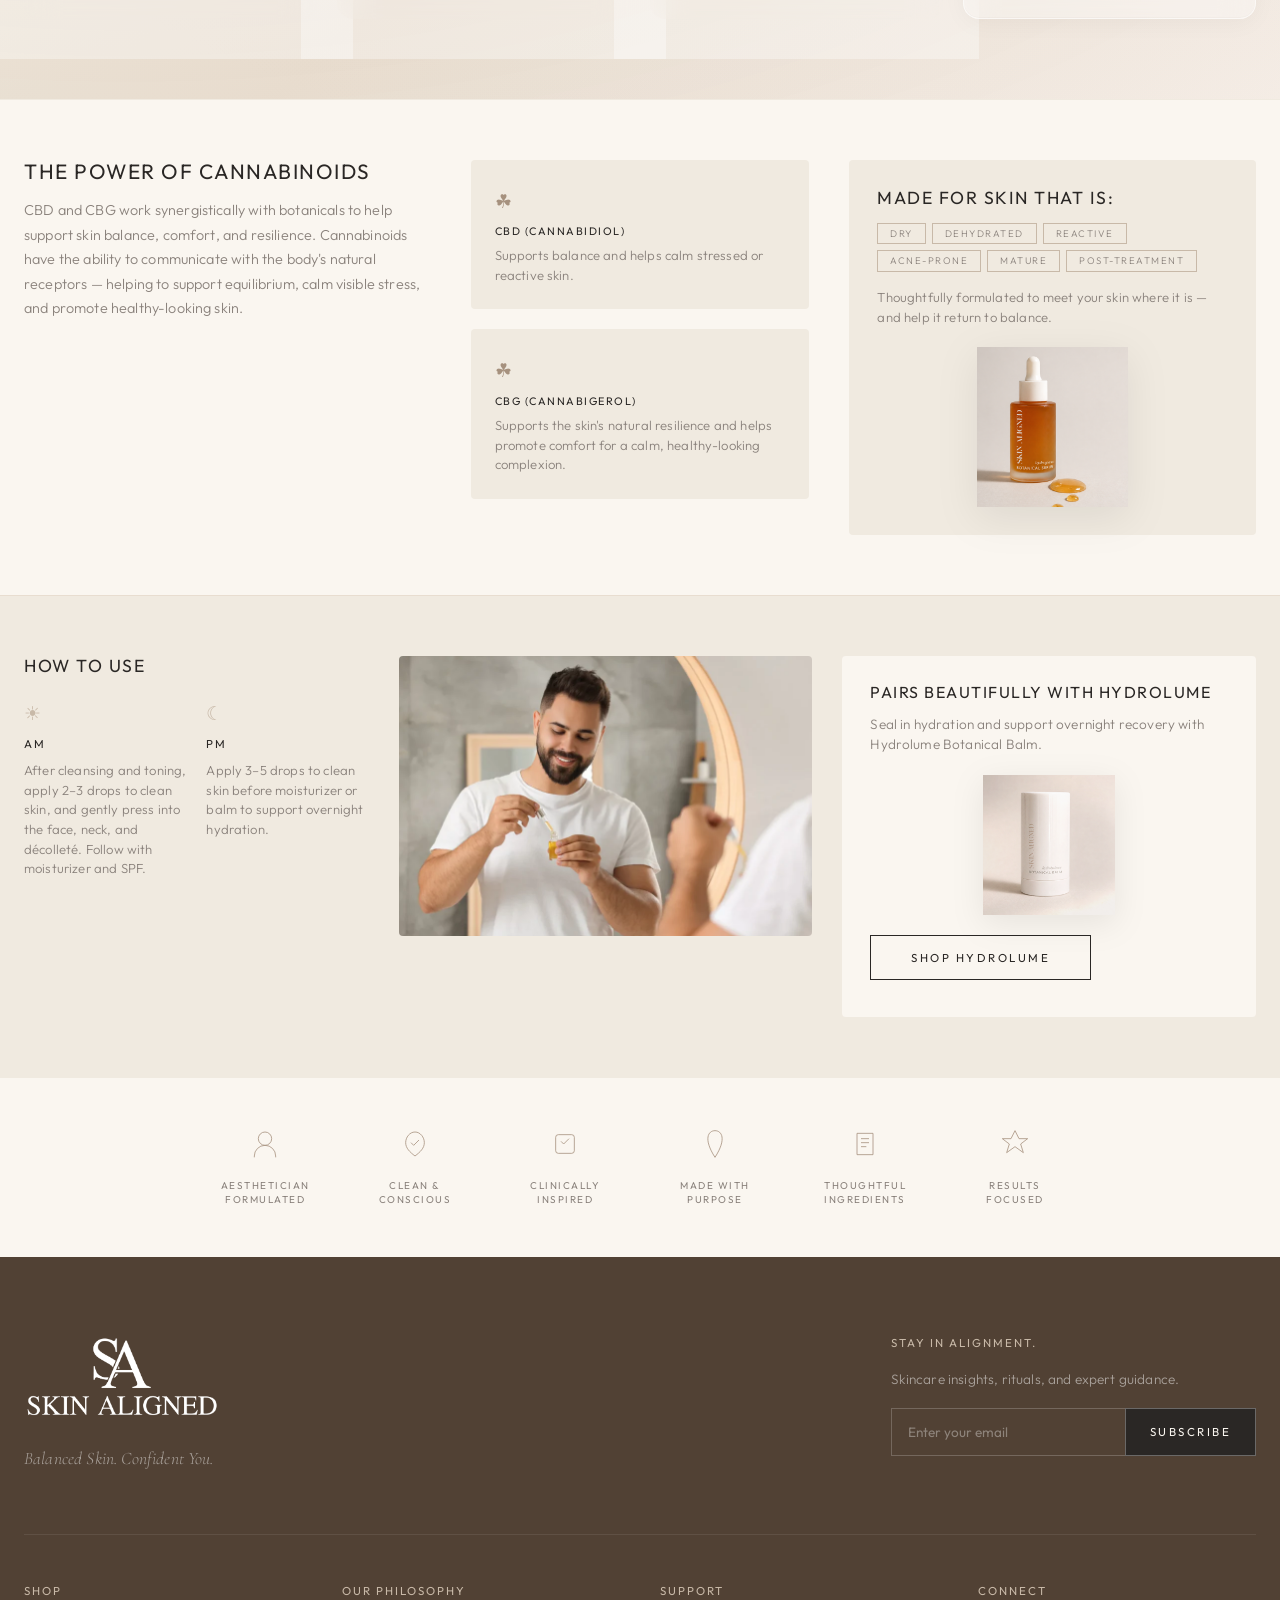
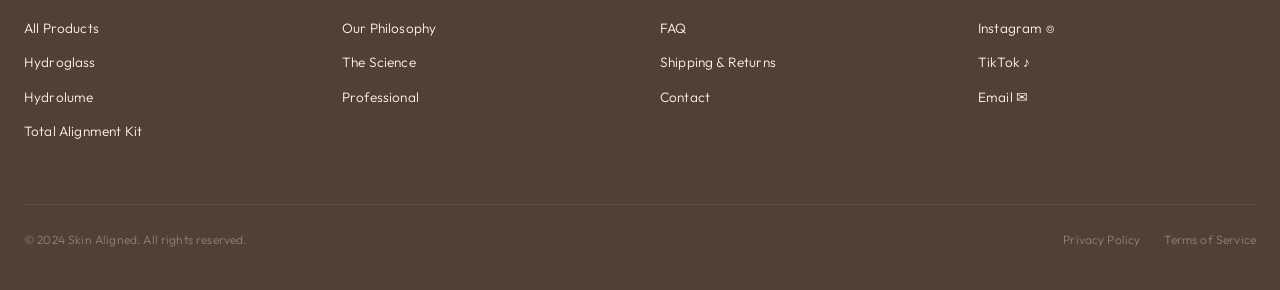
<file: product-detail.html>
<!DOCTYPE html>
<html lang="en">

<head>
  <meta charset="UTF-8">
  <meta name="viewport" content="width=device-width, initial-scale=1.0">
  <title>HydroGlass Botanical Serum – Skin Aligned</title>
  <meta name="description"
    content="Our #1 Best Seller. Intelligent hydration for visibly balanced, glass-like skin. Botanicals + Cannabinoid technology.">
  <link rel="stylesheet" href="assets/css/style.css">
  <link rel="stylesheet" href="assets/css/pages.css">
  <link rel="stylesheet" href="assets/css/pages2.css">
  <link rel="stylesheet" href="assets/css/hydroglass.css">
  <link rel="icon" type="image/png" href="assets/img/favicon.png">
</head>

<body>

  <!-- Header -->
  <header class="header" id="site-header">
    <div class="wrap header__inner">
      <a href="index.html" class="logo"><img src="assets/img/top-main-logo.png" alt="Skin Aligned"></a>
      <nav>
        <ul class="nav" id="main-nav">
          <li><a href="index.html">Home</a></li>
          <li><a href="ritual.html">Our Story</a></li>
          <li><a href="products.html">Collection</a></li>
          <li><a href="product-detail.html" class="active">Ingredients</a></li>
          <li><a href="professional.html">Professional</a></li>
        </ul>
      </nav>
      <div class="nav-utils">
        <a href="https://skinaligned.com/search" target="_blank" aria-label="Search">
          <svg viewBox="0 0 24 24">
            <circle cx="11" cy="11" r="7" />
            <line x1="16.5" y1="16.5" x2="21" y2="21" />
          </svg>
        </a>
        <a href="https://skinaligned.com/account/login" target="_blank" aria-label="Account">
          <svg viewBox="0 0 24 24">
            <circle cx="12" cy="8" r="4" />
            <path d="M4 21v-1a7 7 0 0 1 16 0v1" />
          </svg>
        </a>
        <a href="https://skinaligned.com/cart" target="_blank" aria-label="Cart">
          <svg viewBox="0 0 24 24">
            <path d="M6 2L3 6v14a2 2 0 0 0 2 2h14a2 2 0 0 0 2-2V6l-3-4z" />
            <line x1="3" y1="6" x2="21" y2="6" />
            <path d="M16 10a4 4 0 0 1-8 0" />
          </svg>
          <span class="cart-count">0</span>
        </a>
      </div>
      <button class="mobile-toggle" id="mobile-toggle"
        aria-label="Menu"><span></span><span></span><span></span></button>
    </div>
  </header>

  <main>

    <!-- ═══════════ HYDROGLASS HERO ═══════════ -->
    <section class="hg-hero" id="hg-hero">
      <!-- Background serum drip visual -->
      <div class="hg-hero__bg"><img src="assets/img/bgGlassBottleDrops.png" alt=""></div>
      <div class="wrap">
        <div class="hg-hero__grid">
          <!-- Left: Title + CTA -->
          <div class="hg-hero__left reveal">
            <div class="hg-hero__tag">✦ Our #1 Best Seller</div>
            <h1 class="hg-hero__title">HYDROGLASS</h1>
            <p class="hg-hero__subtitle"><em>Botanical Serum</em></p>
            <div class="hg-hero__leaf">☘</div>
            <p class="hg-hero__tagline">Intelligent hydration for<br>visibly balanced, glass-like skin.</p>
            <a href="https://skinaligned.com/products/hydroglass-serum" target="_blank" class="btn btn--fill"
              id="shop-hydroglass-btn">Shop Hydroglass</a>
          </div>
          <!-- Center: The Intelligent Formula -->
          <div class="hg-hero__center reveal d1">
            <div class="hg-hero__leaf">☘</div>
            <h3>The Intelligent Formula</h3>
            <p>Hydroglass uses intelligent botanical + cannabinoid technology to help detect what your skin needs and
              respond — supporting balance, correcting visible concerns, and restoring skin to its healthiest state.</p>
          </div>
          <!-- Right: Product Image + Badges -->
          <div class="hg-hero__right reveal d2">
            <img src="assets/img/HydroGlassBottleDrops.png" alt="HydroGlass Botanical Serum" class="hg-hero__bottle">
            <div class="hg-hero__badge-circle">
              <span>Aesthetician<br>Formulated</span>
              <div class="badge-divider"></div>
              <span>Clinically<br>Inspired</span>
            </div>
          </div>
        </div>
      </div>
    </section>

    <!-- ═══════════ VISIBLE BENEFITS ═══════════ -->
    <section class="hg-benefits" id="hg-benefits">
      <div class="wrap">
        <h3 class="hg-section-title reveal">Visible Benefits</h3>
        <div class="hg-benefits__grid reveal">
          <div class="hg-benefit">
            <div class="hg-benefit__icon">◇</div>
            <h5>Deep Hydration</h5>
            <p>Delivers long-lasting moisture where skin needs it most.</p>
          </div>
          <div class="hg-benefit">
            <div class="hg-benefit__icon">≈</div>
            <h5>Supports Skin Balance</h5>
            <p>Helps maintain the skin's natural equilibrium and resilience.</p>
          </div>
          <div class="hg-benefit">
            <div class="hg-benefit__icon">◡</div>
            <h5>Calms Visible Redness</h5>
            <p>Botanical support to help soothe and comfort reactive skin.</p>
          </div>
          <div class="hg-benefit">
            <div class="hg-benefit__icon">✦</div>
            <h5>Makeup Compatible</h5>
            <p>Leaves behind a smooth, hydrated finish perfect under makeup.</p>
          </div>
          <div class="hg-benefit">
            <div class="hg-benefit__icon">♡</div>
            <h5>Suitable for<br>Every Skin Journey</h5>
            <p>Thoughtfully formulated for all skin types and concerns.</p>
          </div>
        </div>
      </div>
    </section>

    <!-- ═══════════ INTELLIGENT BOTANICAL + CANNABINOID SUPPORT ═══════════ -->
    <section class="hg-botanicals" id="hg-botanicals">
      <div class="wrap">
        <h3 class="hg-section-title reveal">Intelligent Botanical + Cannabinoid Support</h3>
        <div class="hg-botanicals__grid reveal">
          <div class="hg-ingr">
            <div class="hg-ingr__img"><img src="assets/img/Rose_hips.jpg" alt="Rosehip"></div>
            <h5>Rosehip</h5>
            <p>Nourishes and supports natural equilibrium on even, healthy-looking glow.</p>
          </div>
          <div class="hg-ingr">
            <div class="hg-ingr__img"><img src="assets/img/Terminalia_ferdinandiana_fruit.jpg" alt="Kakadu Plum"></div>
            <h5>Kakadu Plum</h5>
            <p>Rich in Vitamin C to brighten and support visible radiance.</p>
          </div>
          <div class="hg-ingr">
            <div class="hg-ingr__img"><img src="assets/img/cacay-oil-500x500.webp" alt="Cacay"></div>
            <h5>Cacay</h5>
            <p>High in Vitamin E and retinol to help improve elasticity and softness.</p>
          </div>
          <div class="hg-ingr">
            <div class="hg-ingr__img"><img src="assets/img/images.webp" alt="Marula"></div>
            <h5>Marula</h5>
            <p>Balances oil production and helps strengthen the skin barrier.</p>
          </div>
          <div class="hg-ingr">
            <div class="hg-ingr__img"><img src="assets/img/images.jpg" alt="Jojoba"></div>
            <h5>Jojoba</h5>
            <p>Balances oil production and helps strengthen the skin barrier.</p>
          </div>
          <div class="hg-ingr">
            <div class="hg-ingr__img"><img src="assets/img/Calendula_January_2008-1_filtered.jpg" alt="Calendula"></div>
            <h5>Calendula</h5>
            <p>Calms and soothes skin while helping to reduce visible irritation.</p>
          </div>
          <div class="hg-ingr">
            <div class="hg-ingr__img"><img src="assets/img/TEA TREE.jpg" alt="Tea Tree"></div>
            <h5>Tea Tree</h5>
            <p>Purifies and helps support clear, balanced skin.</p>
          </div>
          <div class="hg-ingr">
            <div class="hg-ingr__img"><img src="assets/img/EUCALYPTUS.webp" alt="Eucalyptus"></div>
            <h5>Eucalyptus</h5>
            <p>Refreshing and clarifying with natural antimicrobial properties.</p>
          </div>
        </div>
      </div>
    </section>

    <!-- ═══════════ CANNABINOIDS + MADE FOR SKIN ═══════════ -->
    <section class="hg-canna" id="hg-canna">
      <div class="wrap">
        <div class="hg-canna__grid reveal">
          <!-- Left: Power of Cannabinoids -->
          <div class="hg-canna__text">
            <h3>The Power of Cannabinoids</h3>
            <p>CBD and CBG work synergistically with botanicals to help support skin balance, comfort, and resilience.
              Cannabinoids have the ability to communicate with the body's natural receptors — helping to support
              equilibrium, calm visible stress, and promote healthy-looking skin.</p>
          </div>
          <!-- Center: CBD + CBG -->
          <div class="hg-canna__compounds">
            <div class="hg-compound">
              <div class="hg-compound__icon">☘</div>
              <h5>CBD (Cannabidiol)</h5>
              <p>Supports balance and helps calm stressed or reactive skin.</p>
            </div>
            <div class="hg-compound">
              <div class="hg-compound__icon">☘</div>
              <h5>CBG (Cannabigerol)</h5>
              <p>Supports the skin's natural resilience and helps promote comfort for a calm, healthy-looking
                complexion.</p>
            </div>
          </div>
          <!-- Right: Made for skin that is -->
          <div class="hg-canna__skintype">
            <h4>Made for Skin That Is:</h4>
            <div class="hg-skin-tags">
              <span>Dry</span><span>Dehydrated</span><span>Reactive</span><span>Acne-Prone</span><span>Mature</span><span>Post-Treatment</span>
            </div>
            <p>Thoughtfully formulated to meet your skin where it is — and help it return to balance.</p>
            <img src="assets/img/HydroGlassBottleDrops(1).png" alt="HydroGlass Serum" class="hg-canna__product">
          </div>
        </div>
      </div>
    </section>

    <!-- ═══════════ HOW TO USE + PAIRS WITH HYDROLUME ═══════════ -->
    <section class="hg-howto" id="hg-howto">
      <div class="wrap">
        <div class="hg-howto__grid reveal">
          <!-- How to Use -->
          <div class="hg-howto__use">
            <h3>How to Use</h3>
            <div class="hg-howto__ampm">
              <div class="hg-howto__time">
                <div class="hg-time-icon">☀</div>
                <h5>AM</h5>
                <p>After cleansing and toning, apply 2–3 drops to clean skin, and gently press into the face, neck, and
                  décolleté. Follow with moisturizer and SPF.</p>
              </div>
              <div class="hg-howto__time">
                <div class="hg-time-icon">☾</div>
                <h5>PM</h5>
                <p>Apply 3–5 drops to clean skin before moisturizer or balm to support overnight hydration.</p>
              </div>
            </div>
          </div>
          <!-- Lifestyle Image -->
          <div class="hg-howto__img">
            <img src="assets/img/How-to-use.webp" alt="How to Use HydroGlass">
          </div>
          <!-- Pairs with Hydrolume -->
          <div class="hg-howto__pair">
            <h3>Pairs Beautifully with Hydrolume</h3>
            <p>Seal in hydration and support overnight recovery with Hydrolume Botanical Balm.</p>
            <div class="hg-howto__pair-img">
              <img src="assets/img/Hydroblam.png" alt="Hydrolume Balm">
            </div>
            <a href="products.html" class="btn" id="shop-hydrolume-btn">Shop Hydrolume</a>
          </div>
        </div>
      </div>
    </section>

    <!-- ═══════════ TRUST BADGES ═══════════ -->
    <section class="hg-trust" id="hg-trust">
      <div class="wrap reveal">
        <div class="hg-trust__row">
          <div class="hg-trust__badge">
            <svg viewBox="0 0 48 48" width="32" height="32">
              <circle cx="24" cy="16" r="10" fill="none" stroke="currentColor" stroke-width="1.2" />
              <path d="M8 44v-2a16 16 0 0132 0v2" fill="none" stroke="currentColor" stroke-width="1.2" />
            </svg>
            <h5>Aesthetician<br>Formulated</h5>
          </div>
          <div class="hg-trust__badge">
            <svg viewBox="0 0 48 48" width="32" height="32">
              <path d="M24 6C16 6 10 14 10 22c0 8 6 14 14 20 8-6 14-12 14-20 0-8-6-16-14-16z" fill="none"
                stroke="currentColor" stroke-width="1.2" />
              <path d="M18 22l4 4 8-8" fill="none" stroke="currentColor" stroke-width="1.2" />
            </svg>
            <h5>Clean &<br>Conscious</h5>
          </div>
          <div class="hg-trust__badge">
            <svg viewBox="0 0 48 48" width="32" height="32">
              <rect x="10" y="10" width="28" height="28" rx="4" fill="none" stroke="currentColor" stroke-width="1.2" />
              <path d="M18 20l4 4 8-8" fill="none" stroke="currentColor" stroke-width="1.2" />
            </svg>
            <h5>Clinically<br>Inspired</h5>
          </div>
          <div class="hg-trust__badge">
            <svg viewBox="0 0 48 48" width="32" height="32">
              <path d="M24 4C14 4 6 16 24 44c18-28 10-40 0-40z" fill="none" stroke="currentColor" stroke-width="1.2" />
            </svg>
            <h5>Made with<br>Purpose</h5>
          </div>
          <div class="hg-trust__badge">
            <svg viewBox="0 0 48 48" width="32" height="32">
              <path d="M12 8h24v32H12z" fill="none" stroke="currentColor" stroke-width="1.2" />
              <path d="M18 16h12M18 22h12M18 28h8" fill="none" stroke="currentColor" stroke-width="1.2" />
            </svg>
            <h5>Thoughtful<br>Ingredients</h5>
          </div>
          <div class="hg-trust__badge">
            <svg viewBox="0 0 48 48" width="32" height="32">
              <path d="M24 4l6 12h13l-10.5 8 4 13L24 28l-12.5 9 4-13L5 16h13z" fill="none" stroke="currentColor"
                stroke-width="1.2" />
            </svg>
            <h5>Results<br>Focused</h5>
          </div>
        </div>
      </div>
    </section>

  </main>

  <!-- Footer -->
  <footer class="footer" id="site-footer">
    <div class="wrap">
      <div class="footer__top">
        <div class="footer__brand">
          <div class="footer__logo"><img src="assets/img/top-main-logo.png" alt="Skin Aligned"></div>
          <p class="footer__tagline">Balanced Skin. Confident You.</p>
        </div>
        <div class="footer__newsletter">
          <h5>Stay in Alignment.</h5>
          <p>Skincare insights, rituals, and expert guidance.</p>
          <div class="newsletter-form">
            <input type="email" placeholder="Enter your email" id="newsletter-email">
            <button class="btn btn--fill" id="newsletter-submit">Subscribe</button>
          </div>
        </div>
      </div>
      <div class="footer__grid">
        <div>
          <h5>Shop</h5>
          <ul>
            <li><a href="products.html">All Products</a></li>
            <li><a href="product-detail.html">Hydroglass</a></li>
            <li><a href="products.html">Hydrolume</a></li>
            <li><a href="products.html">Total Alignment Kit</a></li>
          </ul>
        </div>
        <div>
          <h5>Our Philosophy</h5>
          <ul>
            <li><a href="ritual.html">Our Philosophy</a></li>
            <li><a href="product-detail.html">The Science</a></li>
            <li><a href="professional.html">Professional</a></li>
          </ul>
        </div>
        <div>
          <h5>Support</h5>
          <ul>
            <li><a href="https://skinaligned.com/pages/faq" target="_blank">FAQ</a></li>
            <li><a href="https://skinaligned.com/pages/returns" target="_blank">Shipping & Returns</a></li>
            <li><a href="https://skinaligned.com/pages/contact" target="_blank">Contact</a></li>
          </ul>
        </div>
        <div>
          <h5>Connect</h5>
          <ul class="social-links">
            <li><a href="https://www.instagram.com/skin.aligned/" target="_blank">Instagram ⌾</a></li>
            <li><a href="https://www.tiktok.com/@skin.aligned" target="_blank">TikTok ♪</a></li>
            <li><a href="mailto:pro@skinaligned.com">Email ✉</a></li>
          </ul>
        </div>
      </div>
      <div class="footer__bar">
        <span>&copy; 2024 Skin Aligned. All rights reserved.</span>
        <div class="footer__legal">
          <a href="privacy.html">Privacy Policy</a>
          <a href="terms.html">Terms of Service</a>
        </div>
      </div>
    </div>
  </footer>

  <script src="assets/js/main.js"></script>
</body>

</html>
</file>
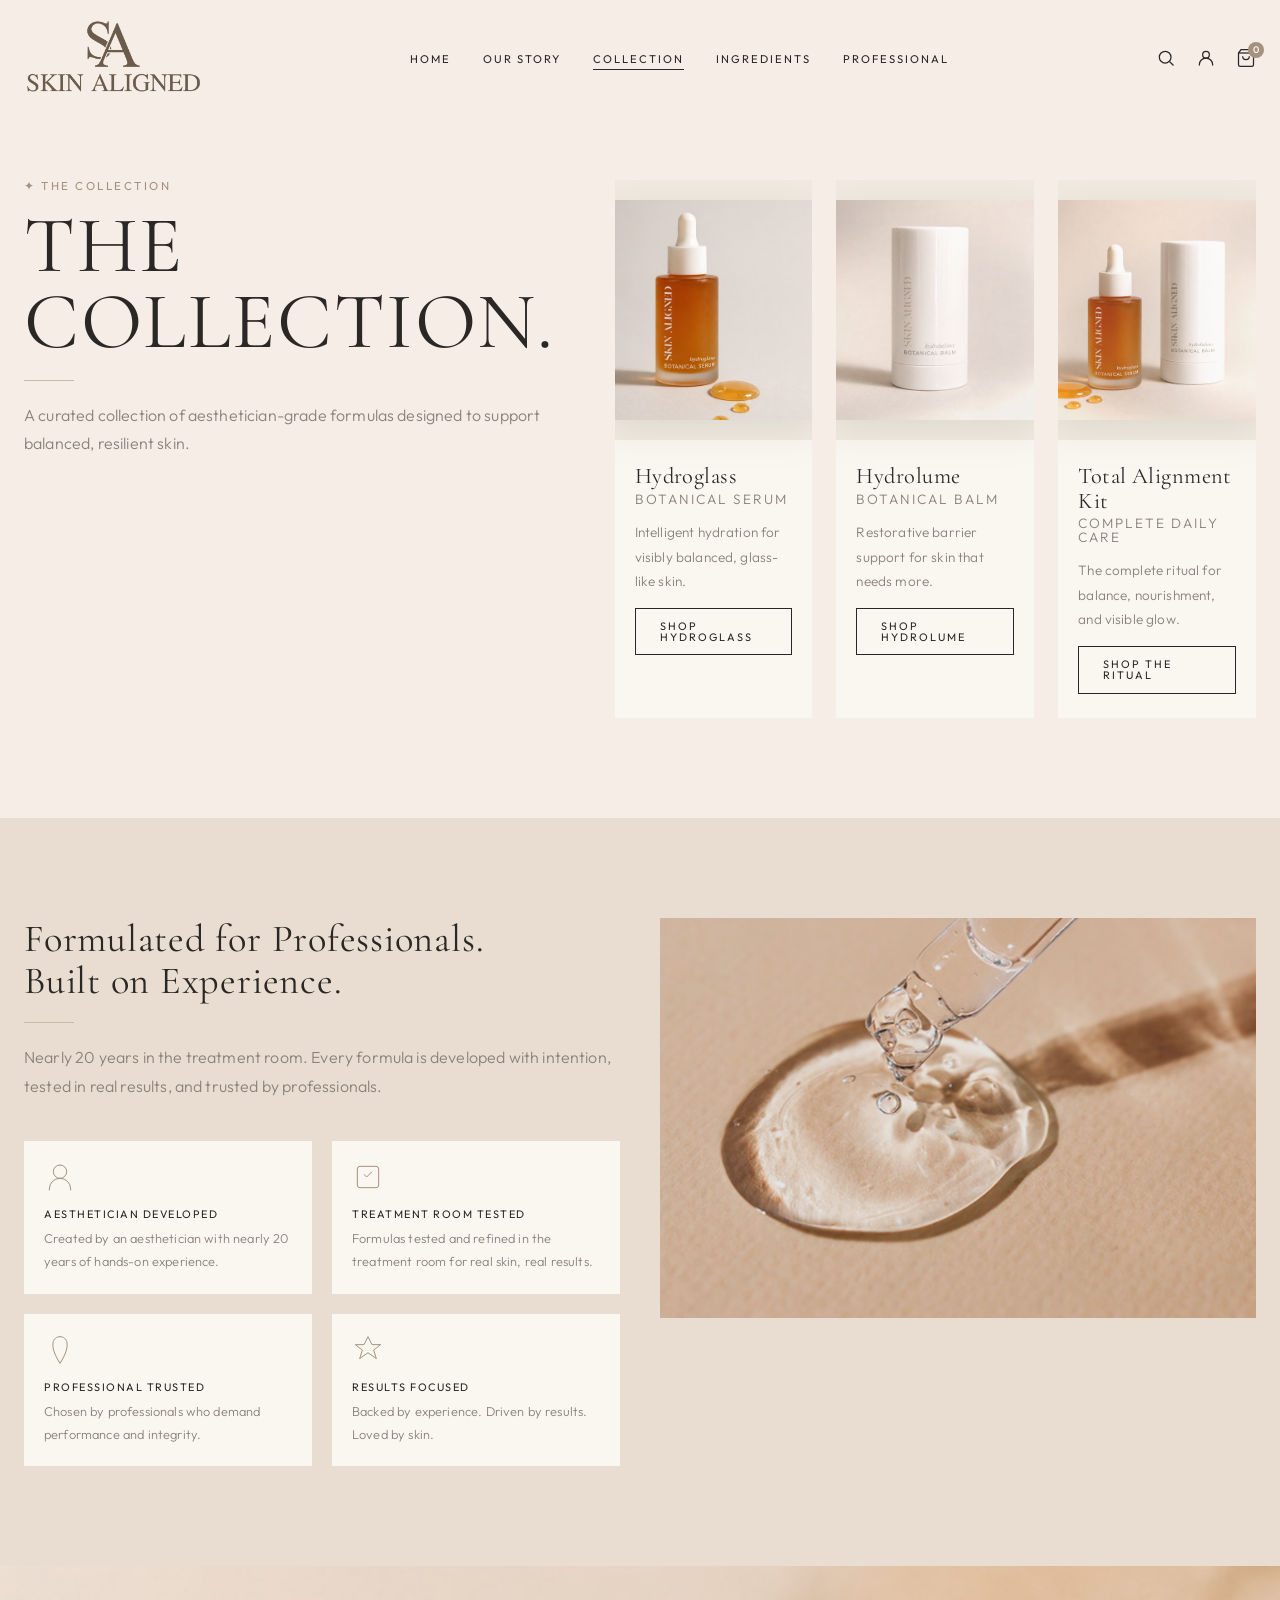
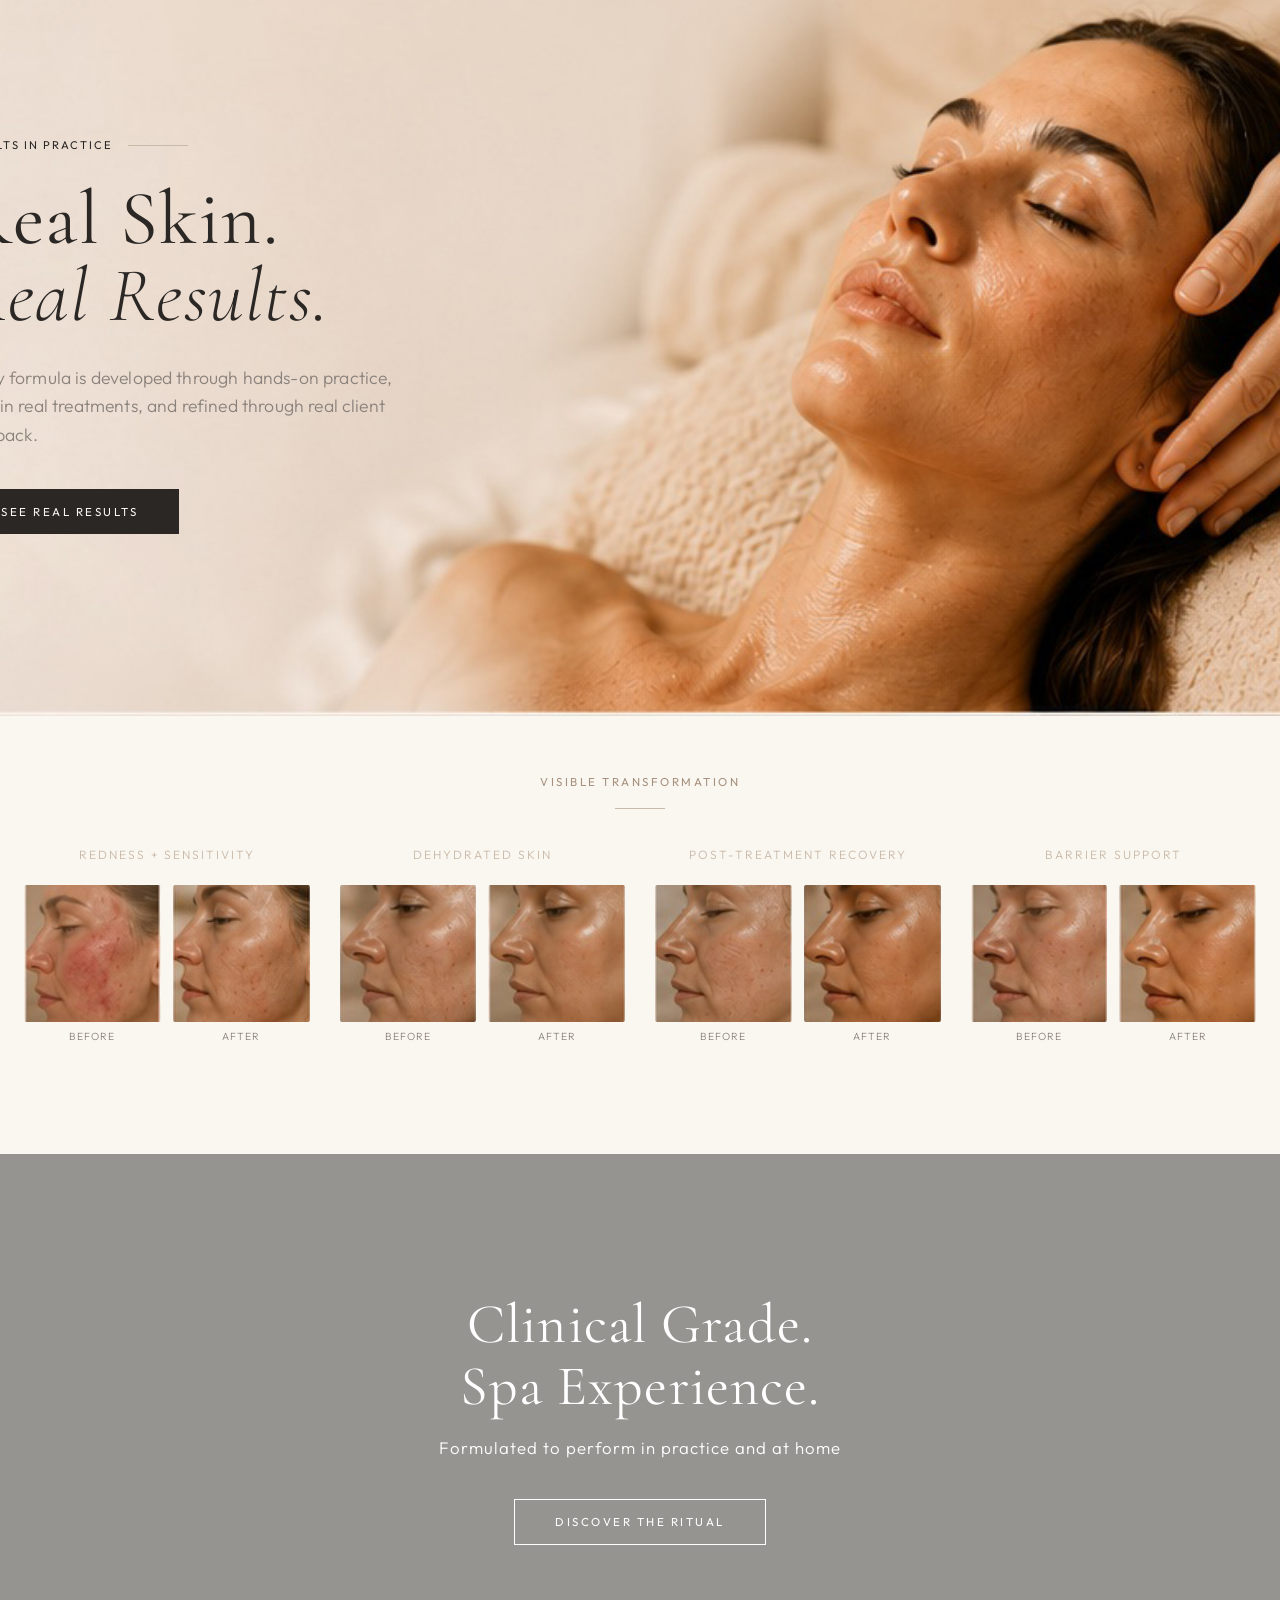
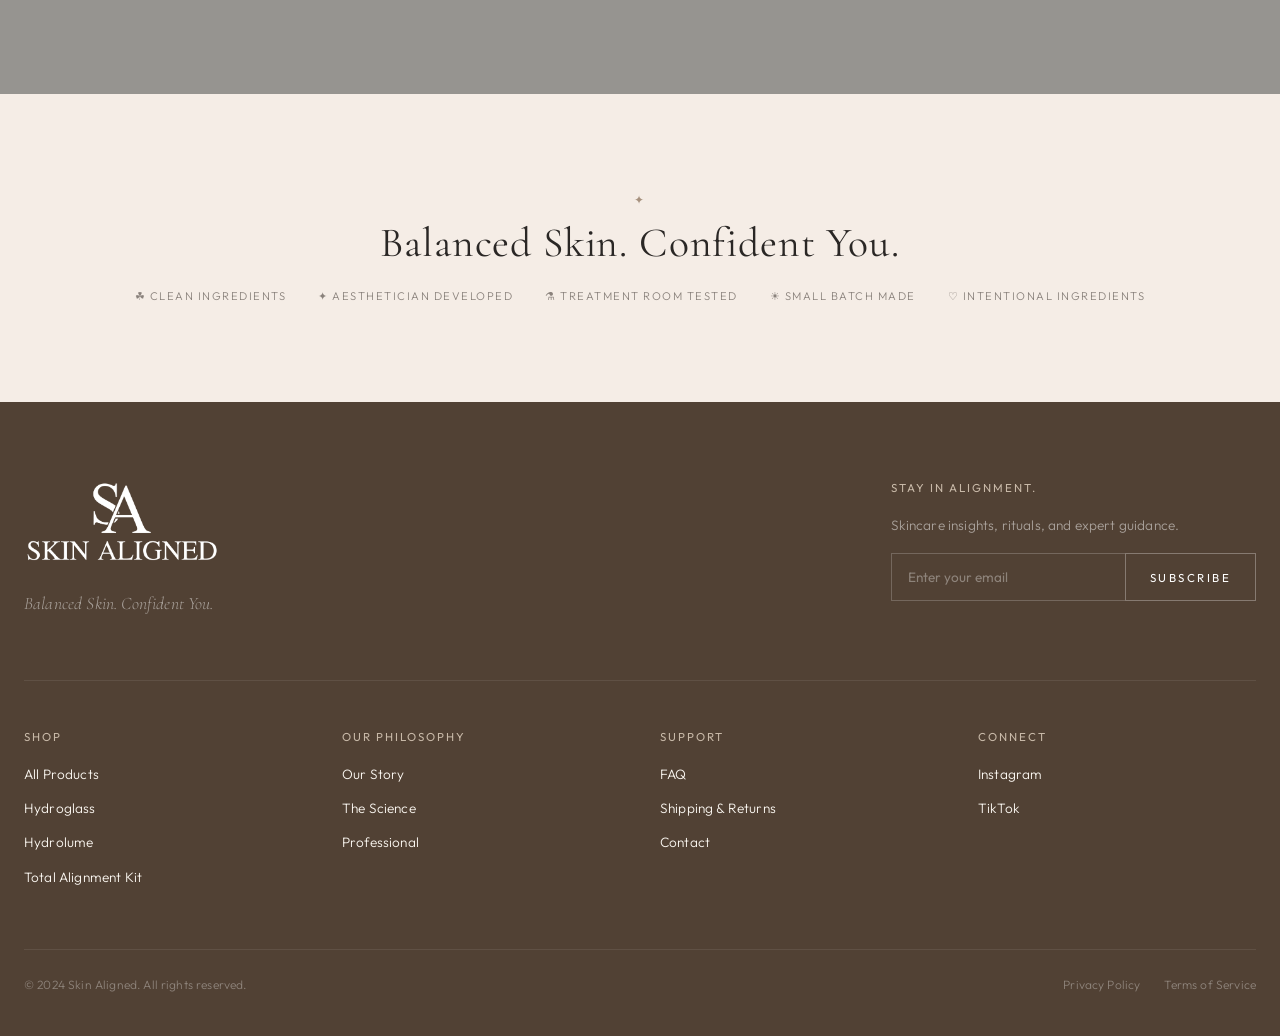
<file: products.html>
<!DOCTYPE html>
<html lang="en">
<head>
  <meta charset="UTF-8">
  <meta name="viewport" content="width=device-width, initial-scale=1.0">
  <title>The Collection – Skin Aligned</title>
  <meta name="description" content="A curated collection of aesthetician-grade formulas designed to support balanced, resilient skin.">
  <link rel="stylesheet" href="assets/css/style.css">
  <link rel="stylesheet" href="assets/css/pages.css">
  <link rel="stylesheet" href="assets/css/pages2.css">
  <link rel="icon" type="image/png" href="assets/img/favicon.png">
</head>
<body>

  <header class="header" id="site-header">
    <div class="wrap header__inner">
      <a href="index.html" class="logo"><img src="assets/img/top-main-logo.png" alt="Skin Aligned"></a>
      <nav><ul class="nav">
        <li><a href="index.html">Home</a></li>
        <li><a href="ritual.html">Our Story</a></li>
        <li><a href="products.html" class="active">Collection</a></li>
        <li><a href="product-detail.html">Ingredients</a></li>
        <li><a href="professional.html">Professional</a></li>
      </ul></nav>
      <div class="nav-utils">
        <a href="https://skinaligned.com/search" target="_blank" aria-label="Search"><svg viewBox="0 0 24 24"><circle cx="11" cy="11" r="7"/><line x1="16.5" y1="16.5" x2="21" y2="21"/></svg></a>
        <a href="https://skinaligned.com/account/login" target="_blank" aria-label="Account"><svg viewBox="0 0 24 24"><circle cx="12" cy="8" r="4"/><path d="M4 21v-1a7 7 0 0 1 16 0v1"/></svg></a>
        <a href="https://skinaligned.com/cart" target="_blank" aria-label="Cart"><svg viewBox="0 0 24 24"><path d="M6 2L3 6v14a2 2 0 0 0 2 2h14a2 2 0 0 0 2-2V6l-3-4z"/><line x1="3" y1="6" x2="21" y2="6"/><path d="M16 10a4 4 0 0 1-8 0"/></svg><span class="cart-count">0</span></a>
      </div>
      <button class="mobile-toggle" id="mobile-toggle" aria-label="Menu"><span></span><span></span><span></span></button>
    </div>
  </header>

  <main>

    <!-- Collection Hero -->
    <section class="collection-hero" id="collection-hero">
      <div class="wrap">
        <div class="collection-hero__grid">
          <div class="collection-hero__text reveal">
            <div class="section-tag">✦ The Collection</div>
            <h1>THE<br>COLLECTION.</h1>
            <div class="accent-line"></div>
            <p>A curated collection of aesthetician-grade formulas designed to support balanced, resilient skin.</p>
          </div>
          <div class="collection-hero__products reveal d1">
            <!-- Product Cards -->
            <a href="product-detail.html" class="coll-card" id="coll-hydroglass">
              <div class="coll-card__img"><img src="assets/img/HydroGlassBottleDrops.png" alt="HydroGlass Serum"></div>
              <div class="coll-card__info">
                <h3>Hydroglass</h3>
                <p class="coll-card__sub">Botanical Serum</p>
                <p>Intelligent hydration for visibly balanced, glass-like skin.</p>
                <span class="coll-card__btn">Shop Hydroglass</span>
              </div>
            </a>
            <a href="product-detail.html" class="coll-card" id="coll-hydrolume">
              <div class="coll-card__img"><img src="assets/img/Hydroblam.png" alt="Hydrolume Balm"></div>
              <div class="coll-card__info">
                <h3>Hydrolume</h3>
                <p class="coll-card__sub">Botanical Balm</p>
                <p>Restorative barrier support for skin that needs more.</p>
                <span class="coll-card__btn">Shop Hydrolume</span>
              </div>
            </a>
            <a href="products.html#kit" class="coll-card" id="coll-kit">
              <div class="coll-card__img"><img src="assets/img/HydroGlasskit.png" alt="Total Alignment Kit"></div>
              <div class="coll-card__info">
                <h3>Total Alignment Kit</h3>
                <p class="coll-card__sub">Complete Daily Care</p>
                <p>The complete ritual for balance, nourishment, and visible glow.</p>
                <span class="coll-card__btn">Shop the Ritual</span>
              </div>
            </a>
          </div>
        </div>
      </div>
    </section>

    <!-- Formulated for Professionals Strip -->
    <section class="pro-banner" id="pro-banner">
      <div class="wrap">
        <div class="pro-banner__grid reveal">
          <div class="pro-banner__text">
            <h2>Formulated for Professionals.<br>Built on Experience.</h2>
            <div class="accent-line"></div>
            <p>Nearly 20 years in the treatment room. Every formula is developed with intention, tested in real results, and trusted by professionals.</p>
          </div>
          <div class="pro-banner__img"><img src="assets/img/the-formula-img.png" alt="Skin Aligned Formula" style="height:100%;"></div>
          <div class="pro-banner__pillars">
            <div class="pro-pill">
              <svg viewBox="0 0 48 48" width="32" height="32"><circle cx="24" cy="16" r="10" fill="none" stroke="currentColor" stroke-width="1.5"/><path d="M8 44v-2a16 16 0 0132 0v2" fill="none" stroke="currentColor" stroke-width="1.5"/></svg>
              <h5>Aesthetician Developed</h5>
              <p>Created by an aesthetician with nearly 20 years of hands-on experience.</p>
            </div>
            <div class="pro-pill">
              <svg viewBox="0 0 48 48" width="32" height="32"><rect x="8" y="8" width="32" height="32" rx="4" fill="none" stroke="currentColor" stroke-width="1.5"/><path d="M18 20l4 4 8-8" fill="none" stroke="currentColor" stroke-width="1.5"/></svg>
              <h5>Treatment Room Tested</h5>
              <p>Formulas tested and refined in the treatment room for real skin, real results.</p>
            </div>
            <div class="pro-pill">
              <svg viewBox="0 0 48 48" width="32" height="32"><path d="M24 4C14 4 6 16 24 44c18-28 10-40 0-40z" fill="none" stroke="currentColor" stroke-width="1.5"/></svg>
              <h5>Professional Trusted</h5>
              <p>Chosen by professionals who demand performance and integrity.</p>
            </div>
            <div class="pro-pill">
              <svg viewBox="0 0 48 48" width="32" height="32"><path d="M24 4l6 12h13l-10.5 8 4 13L24 28l-12.5 9 4-13L5 16h13z" fill="none" stroke="currentColor" stroke-width="1.5"/></svg>
              <h5>Results Focused</h5>
              <p>Backed by experience. Driven by results. Loved by skin.</p>
            </div>
          </div>
        </div>
      </div>
    </section>

    <!-- ─── Real Skin Gallery ─── -->
    <section class="ba-gallery" id="transformations">
      <div class="ba-hero reveal">
        <img src="assets/img/Real_Skin_banner.jpg" alt="Real Skin Results" class="ba-hero__bg">
        <div class="wrap">
          <div class="ba-hero__content">
            <div class="section-tag">Results in Practice</div>
            <h2>Real Skin.<span>Real Results.</span></h2>
            <p>Every formula is developed through hands-on practice, used in real treatments, and refined through real client feedback.</p>
            <a href="ritual.html" class="btn btn--fill">See Real Results</a>
          </div>
        </div>
      </div>

      <div class="wrap">
        <div class="ba-main reveal">
          <div class="sec-head" style="text-align:center; margin:60px 0 40px;">
            <div class="section-tag">Visible Transformation</div>
            <div class="accent-line" style="margin:20px auto;"></div>
          </div>

          <div class="ba-grid">
            <!-- Row 1 -->
            <div class="ba-card">
              <div class="ba-card__tag">Redness + Sensitivity</div>
              <div class="ba-card__comparison">
                <div class="ba-card__half">
                  <img src="assets/img/Real_Skin (2).jpg" alt="Before">
                  <span>Before</span>
                </div>
                <div class="ba-card__half">
                  <img src="assets/img/Real_Skin (3).jpg" alt="After">
                  <span>After</span>
                </div>
              </div>
            </div>

            <div class="ba-card">
              <div class="ba-card__tag">Dehydrated Skin</div>
              <div class="ba-card__comparison">
                <div class="ba-card__half">
                  <img src="assets/img/Real_Skin (4).jpg" alt="Before">
                  <span>Before</span>
                </div>
                <div class="ba-card__half">
                  <img src="assets/img/Real_Skin (5).jpg" alt="After">
                  <span>After</span>
                </div>
              </div>
            </div>

            <div class="ba-card">
              <div class="ba-card__tag">Post-Treatment Recovery</div>
              <div class="ba-card__comparison">
                <div class="ba-card__half">
                  <img src="assets/img/Real_Skin (6).jpg" alt="Before">
                  <span>Before</span>
                </div>
                <div class="ba-card__half">
                  <img src="assets/img/Real_Skin (7).jpg" alt="After">
                  <span>After</span>
                </div>
              </div>
            </div>

            <div class="ba-card">
              <div class="ba-card__tag">Barrier Support</div>
              <div class="ba-card__comparison">
                <div class="ba-card__half">
                  <img src="assets/img/Real_Skin (8).jpg" alt="Before">
                  <span>Before</span>
                </div>
                <div class="ba-card__half">
                  <img src="assets/img/Real_Skin (9).jpg" alt="After">
                  <span>After</span>
                </div>
              </div>
            </div>
          </div>
        </div>
      </div>
    </section>

    <!-- CTA Banner -->
    <section class="ingr-cta" style="background-image:url('assets/img/slider-img-3.png'); padding:140px 0;">
      <div class="wrap reveal">
        <h2>Clinical Grade.<br>Spa Experience.</h2>
        <p>Formulated to perform in practice and at home</p>
        <a href="ritual.html" class="btn btn--light">Discover The Ritual</a>
      </div>
    </section>

    <!-- Balanced Skin Footer Banner -->
    <section class="balance-banner" id="balance-banner">
      <div class="wrap reveal" style="text-align:center; padding:100px 0;">
        <div class="section-tag">✦</div>
        <h2 style="font-size:2.6rem; margin-bottom:20px;">Balanced Skin. Confident You.</h2>
        <div class="balance-icons">
          <span>☘ Clean Ingredients</span>
          <span>✦ Aesthetician Developed</span>
          <span>⚗ Treatment Room Tested</span>
          <span>☀ Small Batch Made</span>
          <span>♡ Intentional Ingredients</span>
        </div>
      </div>
    </section>

  </main>

  <footer class="footer" id="site-footer">
    <div class="wrap">
      <div class="footer__top">
        <div class="footer__brand">
          <div class="footer__logo"><img src="assets/img/top-main-logo.png" alt="Skin Aligned"></div>
          <p class="footer__tagline">Balanced Skin. Confident You.</p>
        </div>
        <div class="footer__newsletter">
          <h5>Stay in Alignment.</h5>
          <p>Skincare insights, rituals, and expert guidance.</p>
          <div class="newsletter-form">
            <input type="email" placeholder="Enter your email">
            <button class="btn btn--light">Subscribe</button>
          </div>
        </div>
      </div>
      <div class="footer__grid">
        <div><h5>Shop</h5><ul><li><a href="products.html">All Products</a></li><li><a href="product-detail.html">Hydroglass</a></li><li><a href="product-detail.html">Hydrolume</a></li><li><a href="products.html">Total Alignment Kit</a></li></ul></div>
        <div><h5>Our Philosophy</h5><ul><li><a href="ritual.html">Our Story</a></li><li><a href="product-detail.html">The Science</a></li><li><a href="professional.html">Professional</a></li></ul></div>
        <div><h5>Support</h5><ul><li><a href="https://skinaligned.com/pages/faq" target="_blank">FAQ</a></li><li><a href="https://skinaligned.com/pages/returns" target="_blank">Shipping & Returns</a></li><li><a href="https://skinaligned.com/pages/contact" target="_blank">Contact</a></li></ul></div>
        <div><h5>Connect</h5><ul class="social-links"><li><a href="https://www.instagram.com/skin.aligned/" target="_blank">Instagram</a></li><li><a href="https://www.tiktok.com/@skin.aligned" target="_blank">TikTok</a></li></ul></div>
      </div>
      <div class="footer__bar">
        <span>&copy; 2024 <a href="https://skinaligned.com/" target="_blank">Skin Aligned</a>. All rights reserved.</span>
        <div class="footer__legal"><a href="privacy.html">Privacy Policy</a><a href="terms.html">Terms of Service</a></div>
      </div>
    </div>
  </footer>
  <script src="assets/js/main.js"></script>
</body>
</html>
</file>
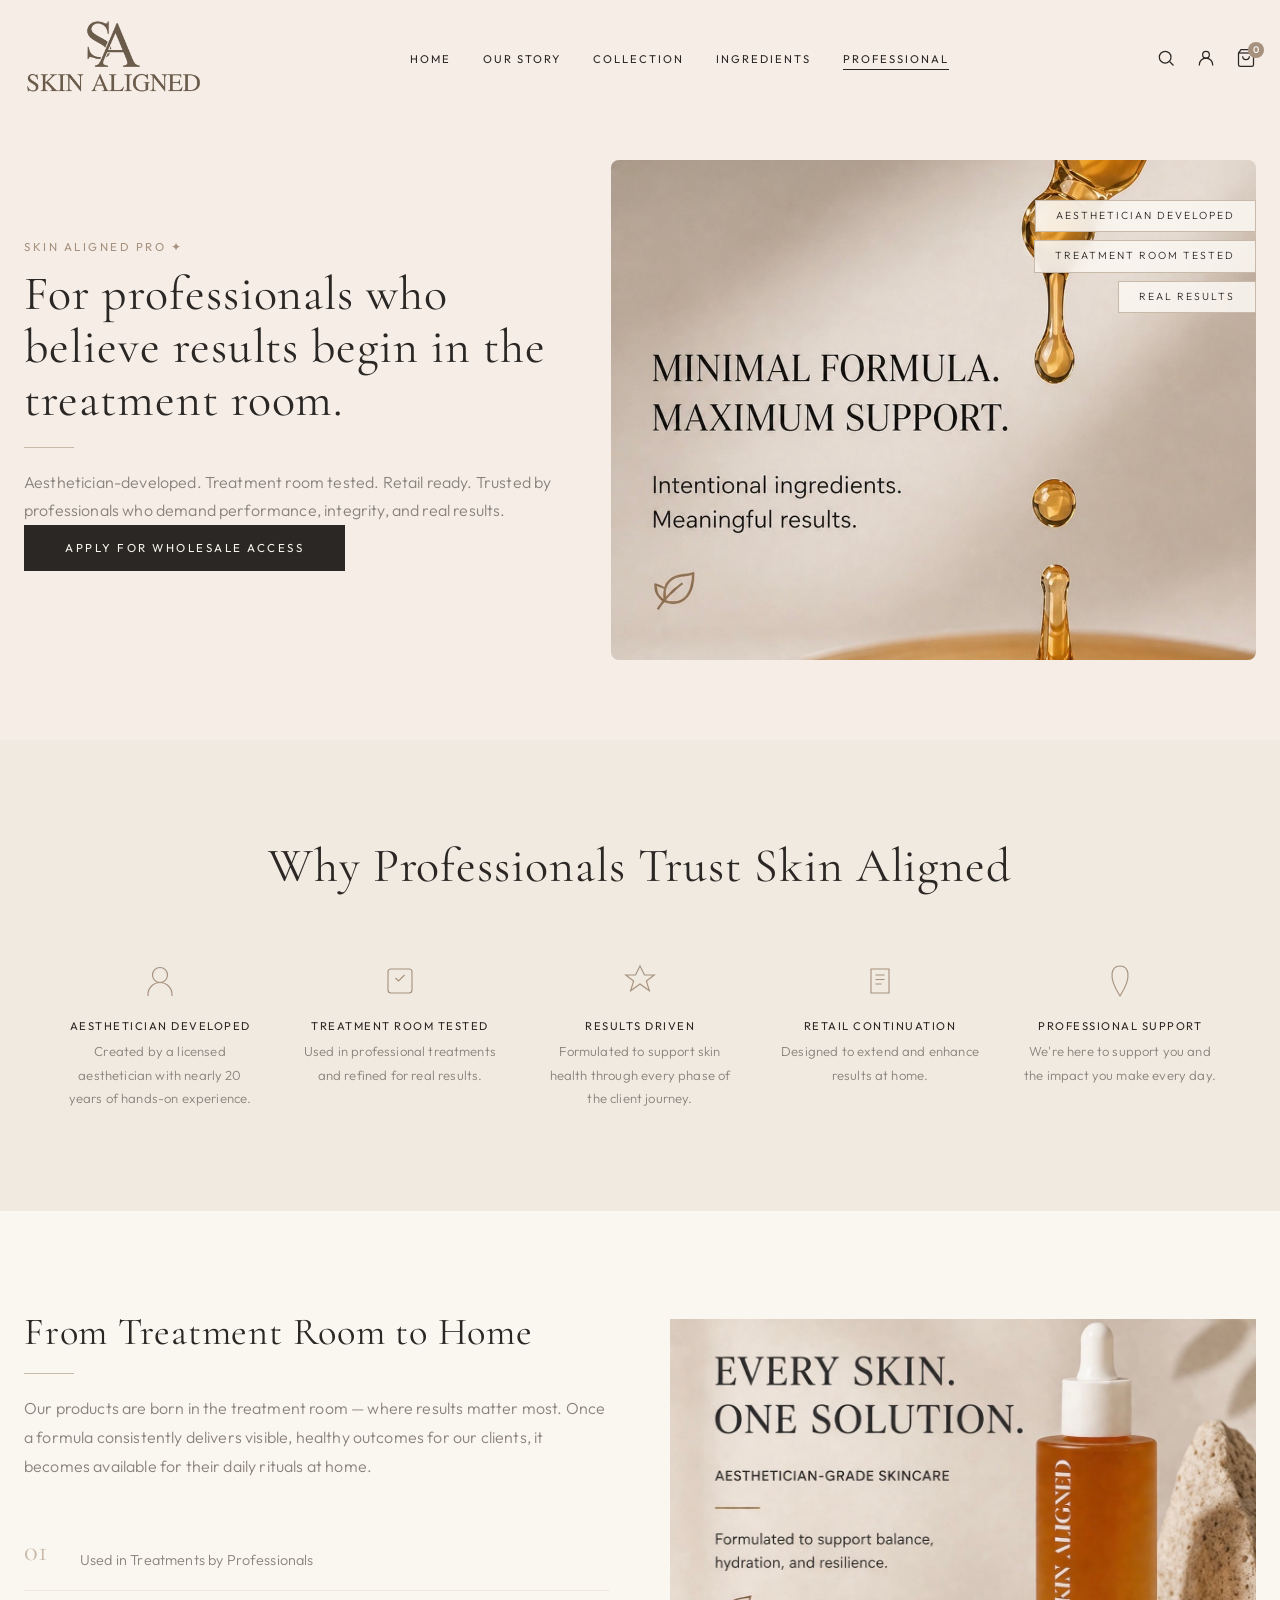
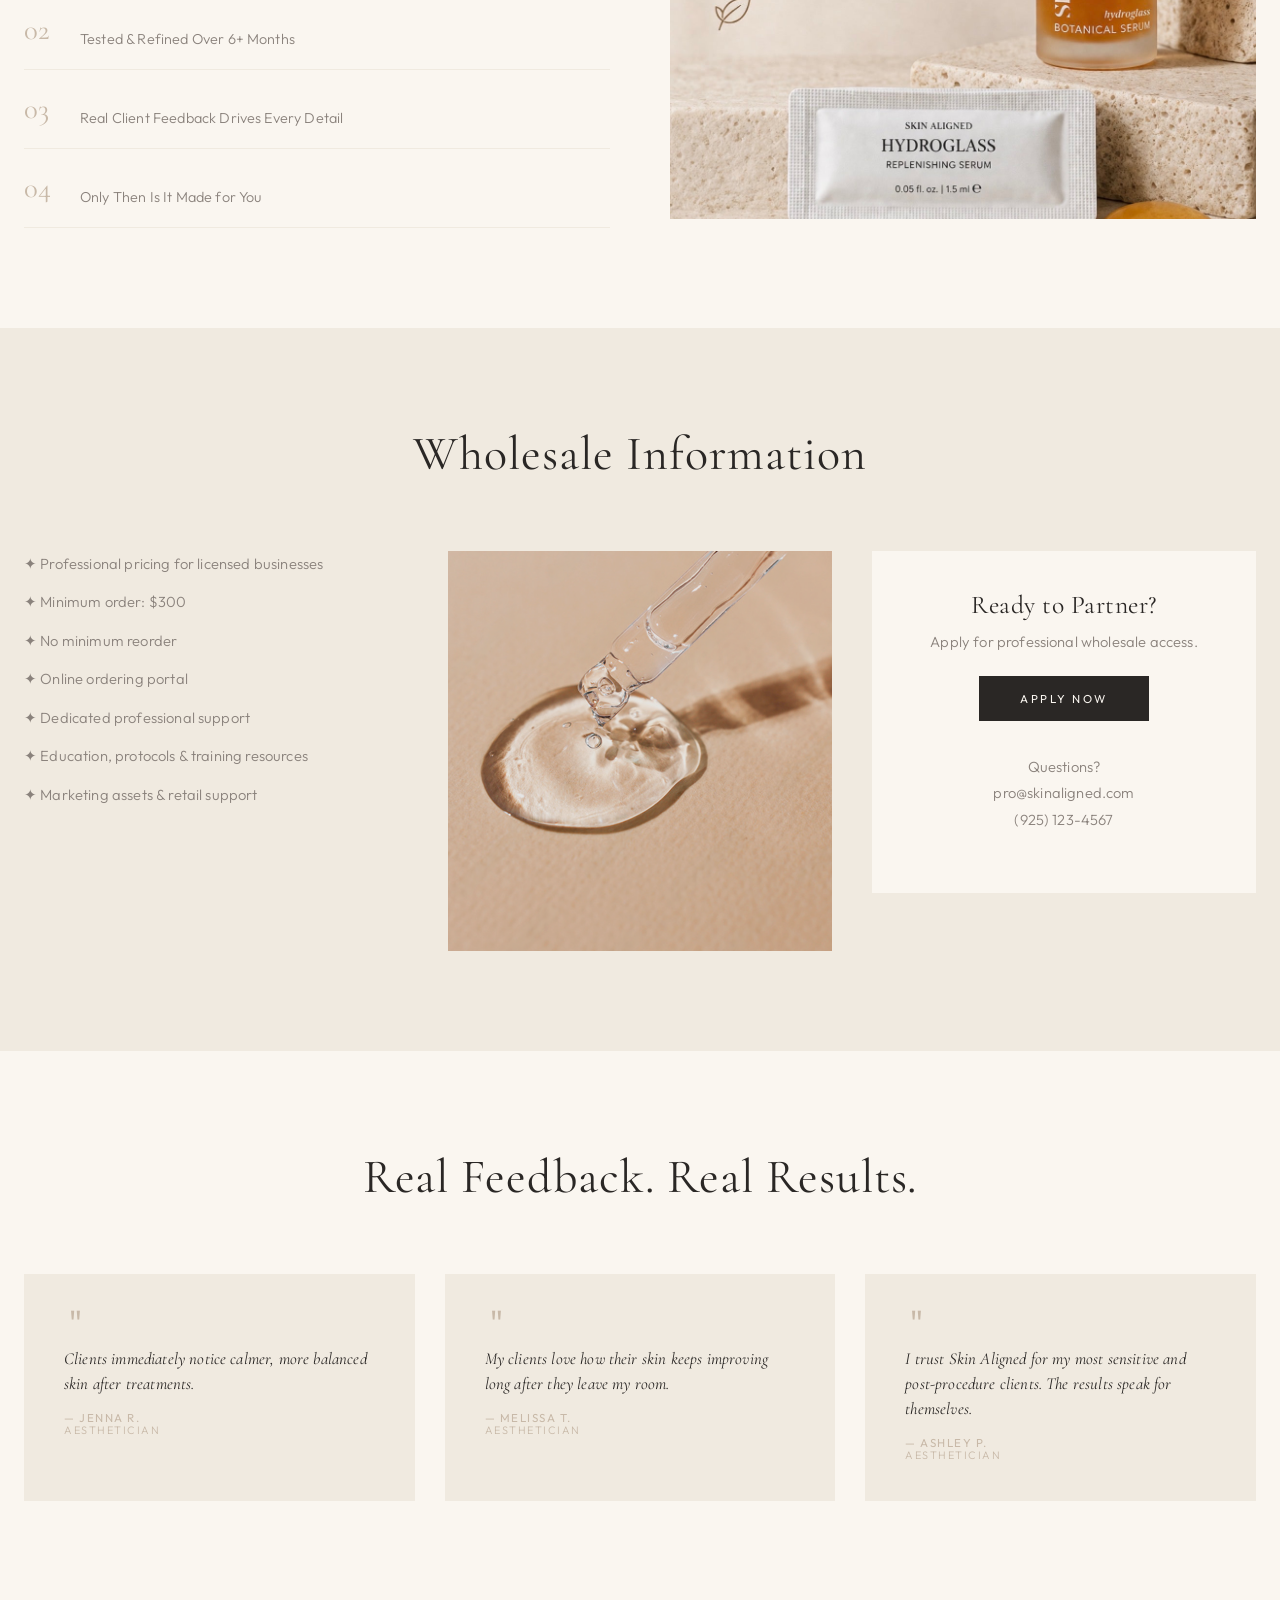
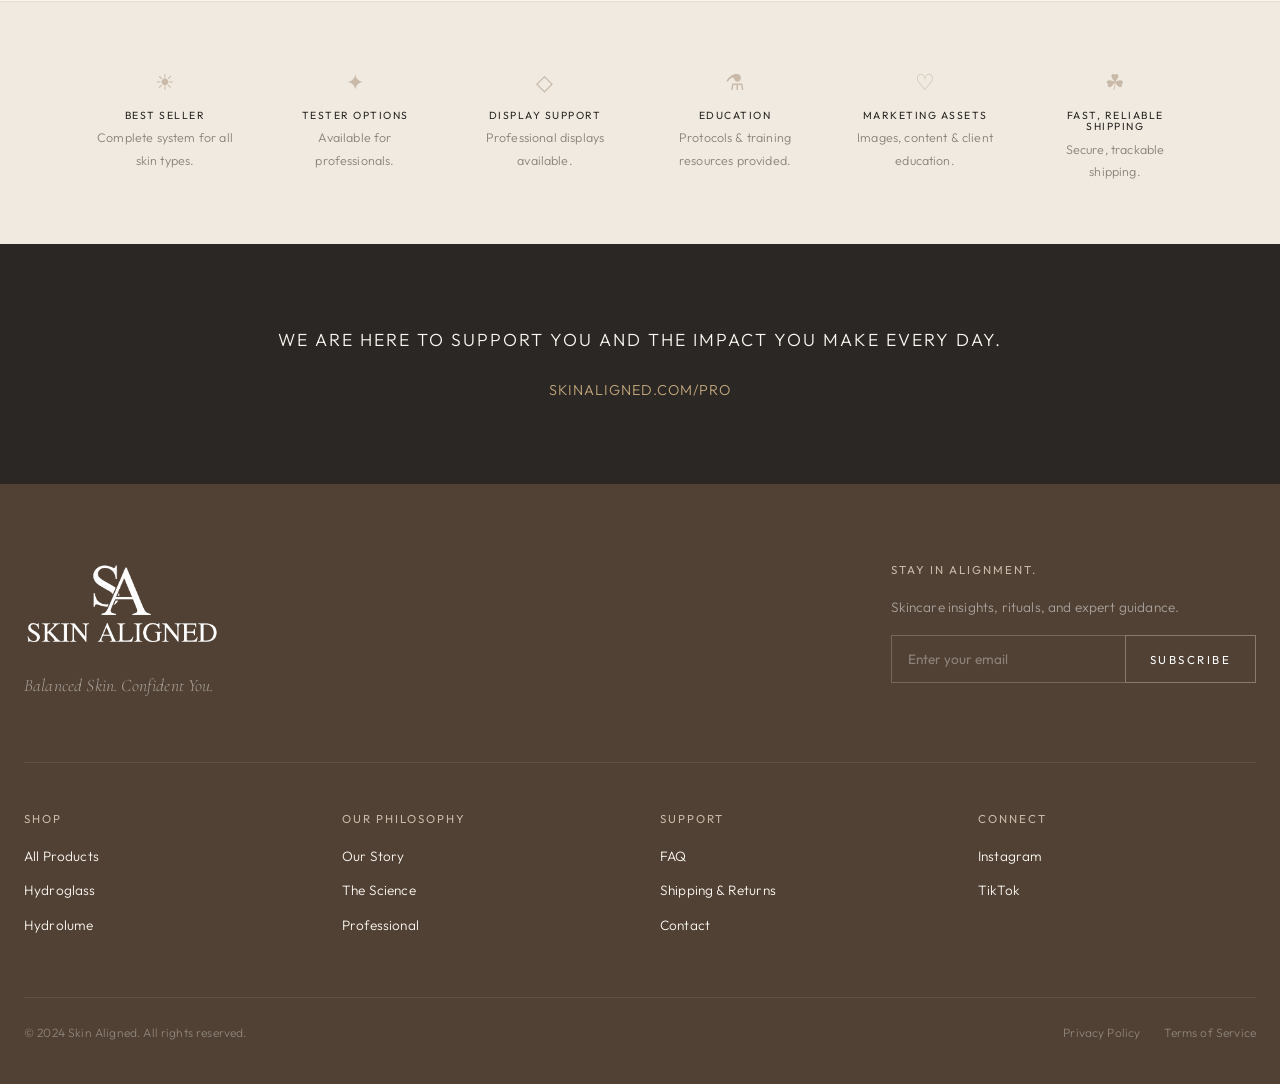
<file: professional.html>
<!DOCTYPE html>
<html lang="en">

<head>
  <meta charset="UTF-8">
  <meta name="viewport" content="width=device-width, initial-scale=1.0">
  <title>Professional – Skin Aligned Pro</title>
  <meta name="description"
    content="For professionals who believe results begin in the treatment room. Aesthetician-developed, treatment room tested, real results.">
  <link rel="stylesheet" href="assets/css/style.css">
  <link rel="stylesheet" href="assets/css/pages.css">
  <link rel="stylesheet" href="assets/css/pages2.css">
  <link rel="icon" type="image/png" href="assets/img/favicon.png">
</head>

<body>

  <header class="header" id="site-header">
    <div class="wrap header__inner">
      <a href="index.html" class="logo"><img src="assets/img/top-main-logo.png" alt="Skin Aligned"></a>
      <nav>
        <ul class="nav">
          <li><a href="index.html">Home</a></li>
          <li><a href="ritual.html">Our Story</a></li>
          <li><a href="products.html">Collection</a></li>
          <li><a href="product-detail.html">Ingredients</a></li>
          <li><a href="professional.html" class="active">Professional</a></li>
        </ul>
      </nav>
      <div class="nav-utils">
        <a href="https://skinaligned.com/search" target="_blank" aria-label="Search"><svg viewBox="0 0 24 24">
            <circle cx="11" cy="11" r="7" />
            <line x1="16.5" y1="16.5" x2="21" y2="21" />
          </svg></a>
        <a href="https://skinaligned.com/account/login" target="_blank" aria-label="Account"><svg viewBox="0 0 24 24">
            <circle cx="12" cy="8" r="4" />
            <path d="M4 21v-1a7 7 0 0 1 16 0v1" />
          </svg></a>
        <a href="https://skinaligned.com/cart" target="_blank" aria-label="Cart"><svg viewBox="0 0 24 24">
            <path d="M6 2L3 6v14a2 2 0 0 0 2 2h14a2 2 0 0 0 2-2V6l-3-4z" />
            <line x1="3" y1="6" x2="21" y2="6" />
            <path d="M16 10a4 4 0 0 1-8 0" />
          </svg><span class="cart-count">0</span></a>
      </div>
      <button class="mobile-toggle" id="mobile-toggle"
        aria-label="Menu"><span></span><span></span><span></span></button>
    </div>
  </header>

  <main>

    <!-- ─── Pro Hero ─── -->
    <section class="pro-hero" id="pro-hero">
      <div class="wrap">
        <div class="pro-hero__grid">
          <div class="pro-hero__text reveal">
            <div class="section-tag">Skin Aligned Pro ✦</div>
            <h1>For professionals who believe results begin in the treatment room.</h1>
            <div class="accent-line"></div>
            <p>Aesthetician-developed. Treatment room tested. Retail ready. Trusted by professionals who demand
              performance, integrity, and real results.</p>
            <a href="https://skinaligned.com/pages/wholesale" target="_blank" class="btn btn--fill"
              id="apply-wholesale">Apply for Wholesale Access</a>
          </div>
          <div class="pro-hero__img reveal d1">
            <img src="assets/img/IMG_5820.jpg" alt="Treatment Room" style="height:100%;">
          </div>
          <div class="pro-hero__badge reveal d2">
            <span>Aesthetician Developed</span>
            <span>Treatment Room Tested</span>
            <span>Real Results</span>
          </div>
        </div>
      </div>
    </section>

    <!-- ─── Why Trust Pillars ─── -->
    <section class="pro-trust" id="why-trust">
      <div class="wrap">
        <div class="sec-head reveal">
          <h2>Why Professionals Trust Skin Aligned</h2>
        </div>
        <div class="pro-trust__grid reveal">
          <div class="pro-trust__item">
            <svg viewBox="0 0 48 48" width="36" height="36">
              <circle cx="24" cy="16" r="10" fill="none" stroke="currentColor" stroke-width="1.5" />
              <path d="M8 44v-2a16 16 0 0132 0v2" fill="none" stroke="currentColor" stroke-width="1.5" />
            </svg>
            <h5>Aesthetician Developed</h5>
            <p>Created by a licensed aesthetician with nearly 20 years of hands-on experience.</p>
          </div>
          <div class="pro-trust__item">
            <svg viewBox="0 0 48 48" width="36" height="36">
              <rect x="8" y="8" width="32" height="32" rx="4" fill="none" stroke="currentColor" stroke-width="1.5" />
              <path d="M18 20l4 4 8-8" fill="none" stroke="currentColor" stroke-width="1.5" />
            </svg>
            <h5>Treatment Room Tested</h5>
            <p>Used in professional treatments and refined for real results.</p>
          </div>
          <div class="pro-trust__item">
            <svg viewBox="0 0 48 48" width="36" height="36">
              <path d="M24 4l6 12h13l-10.5 8 4 13L24 28l-12.5 9 4-13L5 16h13z" fill="none" stroke="currentColor"
                stroke-width="1.5" />
            </svg>
            <h5>Results Driven</h5>
            <p>Formulated to support skin health through every phase of the client journey.</p>
          </div>
          <div class="pro-trust__item">
            <svg viewBox="0 0 48 48" width="36" height="36">
              <path d="M12 8h24v32H12z" fill="none" stroke="currentColor" stroke-width="1.5" />
              <path d="M18 16h12M18 22h12M18 28h8" fill="none" stroke="currentColor" stroke-width="1.5" />
            </svg>
            <h5>Retail Continuation</h5>
            <p>Designed to extend and enhance results at home.</p>
          </div>
          <div class="pro-trust__item">
            <svg viewBox="0 0 48 48" width="36" height="36">
              <path d="M24 4C14 4 6 16 24 44c18-28 10-40 0-40z" fill="none" stroke="currentColor" stroke-width="1.5" />
            </svg>
            <h5>Professional Support</h5>
            <p>We're here to support you and the impact you make every day.</p>
          </div>
        </div>
      </div>
    </section>

    <!-- ─── From Treatment Room to Home ─── -->
    <section class="pro-journey" id="treatment-journey">
      <div class="wrap">
        <div class="pro-journey__grid reveal">
          <div class="pro-journey__text">
            <h2>From Treatment Room to Home</h2>
            <div class="accent-line"></div>
            <p>Our products are born in the treatment room — where results matter most. Once a formula consistently
              delivers visible, healthy outcomes for our clients, it becomes available for their daily rituals at home.
            </p>
            <div class="pro-journey__steps">
              <div class="pj-step"><span>01</span>
                <p>Used in Treatments by Professionals</p>
              </div>
              <div class="pj-step"><span>02</span>
                <p>Tested & Refined Over 6+ Months</p>
              </div>
              <div class="pj-step"><span>03</span>
                <p>Real Client Feedback Drives Every Detail</p>
              </div>
              <div class="pj-step"><span>04</span>
                <p>Only Then Is It Made for You</p>
              </div>
            </div>
          </div>
          <div class="pro-journey__img">
            <img src="assets/img/IMG_5824.jpg" alt="Treatment Results" style="height:100%;">
          </div>
        </div>
      </div>
    </section>

    <!-- ─── Wholesale Info ─── -->
    <section class="wholesale" id="wholesale">
      <div class="wrap">
        <div class="sec-head reveal">
          <h2>Wholesale Information</h2>
        </div>
        <div class="wholesale__grid reveal">
          <div class="wholesale__details">
            <ul class="wholesale-list">
              <li>✦ Professional pricing for licensed businesses</li>
              <li>✦ Minimum order: $300</li>
              <li>✦ No minimum reorder</li>
              <li>✦ Online ordering portal</li>
              <li>✦ Dedicated professional support</li>
              <li>✦ Education, protocols & training resources</li>
              <li>✦ Marketing assets & retail support</li>
            </ul>
          </div>
          <div class="wholesale__img">
            <img src="assets/img/the-formula-img.png" alt="Skin Aligned Products" style="height:100%;">
          </div>
          <div class="wholesale__cta">
            <h3>Ready to Partner?</h3>
            <p>Apply for professional wholesale access.</p>
            <a href="https://skinaligned.com/pages/wholesale" target="_blank" class="btn btn--fill" id="apply-btn">Apply
              Now</a>
            <div class="wholesale__contact">
              <p>Questions?<br>pro@skinaligned.com<br>(925) 123-4567</p>
            </div>
          </div>
        </div>
      </div>
    </section>

    <!-- ─── Testimonials ─── -->
    <section class="pro-testimonials" id="pro-testimonials">
      <div class="wrap">
        <div class="sec-head reveal">
          <h2>Real Feedback. Real Results.</h2>
        </div>
        <div class="pro-test__grid reveal">
          <div class="pro-test__card">
            <div class="quote-mark">"</div>
            <p><em>Clients immediately notice calmer, more balanced skin after treatments.</em></p>
            <div class="test-author">— Jenna R.<br><span>Aesthetician</span></div>
          </div>
          <div class="pro-test__card">
            <div class="quote-mark">"</div>
            <p><em>My clients love how their skin keeps improving long after they leave my room.</em></p>
            <div class="test-author">— Melissa T.<br><span>Aesthetician</span></div>
          </div>
          <div class="pro-test__card">
            <div class="quote-mark">"</div>
            <p><em>I trust Skin Aligned for my most sensitive and post-procedure clients. The results speak for
                themselves.</em></p>
            <div class="test-author">— Ashley P.<br><span>Aesthetician</span></div>
          </div>
        </div>
      </div>
    </section>

    <!-- ─── Pro Benefits Strip ─── -->
    <section class="pro-benefits-strip" id="pro-benefits">
      <div class="wrap reveal">
        <div class="pro-benefits__row">
          <div class="pro-benefit"><span>☀</span>
            <h5>Best Seller</h5>
            <p>Complete system for all skin types.</p>
          </div>
          <div class="pro-benefit"><span>✦</span>
            <h5>Tester Options</h5>
            <p>Available for professionals.</p>
          </div>
          <div class="pro-benefit"><span>◇</span>
            <h5>Display Support</h5>
            <p>Professional displays available.</p>
          </div>
          <div class="pro-benefit"><span>⚗</span>
            <h5>Education</h5>
            <p>Protocols & training resources provided.</p>
          </div>
          <div class="pro-benefit"><span>♡</span>
            <h5>Marketing Assets</h5>
            <p>Images, content & client education.</p>
          </div>
          <div class="pro-benefit"><span>☘</span>
            <h5>Fast, Reliable Shipping</h5>
            <p>Secure, trackable shipping.</p>
          </div>
        </div>
      </div>
    </section>

    <!-- ─── CTA Bar ─── -->
    <section class="pro-cta-bar" id="pro-cta">
      <div class="wrap reveal" style="text-align:center; padding:80px 0;">
        <p style="font-size:1.1rem; letter-spacing:2px; text-transform:uppercase;">We are here to support you and the
          impact you make every day.</p>
        <div style="margin-top:20px;">
          <span
            style="font-size:.9rem; letter-spacing:1px; text-transform:uppercase; color:var(--gold);">skinaligned.com/pro</span>
        </div>
      </div>
    </section>

  </main>

  <footer class="footer" id="site-footer">
    <div class="wrap">
      <div class="footer__top">
        <div class="footer__brand">
          <div class="footer__logo"><img src="assets/img/top-main-logo.png" alt="Skin Aligned"></div>
          <p class="footer__tagline">Balanced Skin. Confident You.</p>
        </div>
        <div class="footer__newsletter">
          <h5>Stay in Alignment.</h5>
          <p>Skincare insights, rituals, and expert guidance.</p>
          <div class="newsletter-form"><input type="email" placeholder="Enter your email"><button
              class="btn btn--light">Subscribe</button></div>
        </div>
      </div>
      <div class="footer__grid">
        <div>
          <h5>Shop</h5>
          <ul>
            <li><a href="products.html">All Products</a></li>
            <li><a href="product-detail.html">Hydroglass</a></li>
            <li><a href="product-detail.html">Hydrolume</a></li>
          </ul>
        </div>
        <div>
          <h5>Our Philosophy</h5>
          <ul>
            <li><a href="ritual.html">Our Story</a></li>
            <li><a href="product-detail.html">The Science</a></li>
            <li><a href="professional.html">Professional</a></li>
          </ul>
        </div>
        <div>
          <h5>Support</h5>
          <ul>
            <li><a href="https://skinaligned.com/pages/faq" target="_blank">FAQ</a></li>
            <li><a href="https://skinaligned.com/pages/returns" target="_blank">Shipping & Returns</a></li>
            <li><a href="https://skinaligned.com/pages/contact" target="_blank">Contact</a></li>
          </ul>
        </div>
        <div>
          <h5>Connect</h5>
          <ul>
            <li><a href="https://www.instagram.com/skin.aligned/" target="_blank">Instagram</a></li>
            <li><a href="https://www.tiktok.com/@skin.aligned" target="_blank">TikTok</a></li>
          </ul>
        </div>
      </div>
      <div class="footer__bar"><span>&copy; 2024 <a href="https://skinaligned.com/" target="_blank">Skin Aligned</a>.
          All rights reserved.</span>
        <div class="footer__legal"><a href="privacy.html">Privacy Policy</a><a href="terms.html">Terms of Service</a>
        </div>
      </div>
    </div>
  </footer>
  <script src="assets/js/main.js"></script>
</body>

</html>
</file>
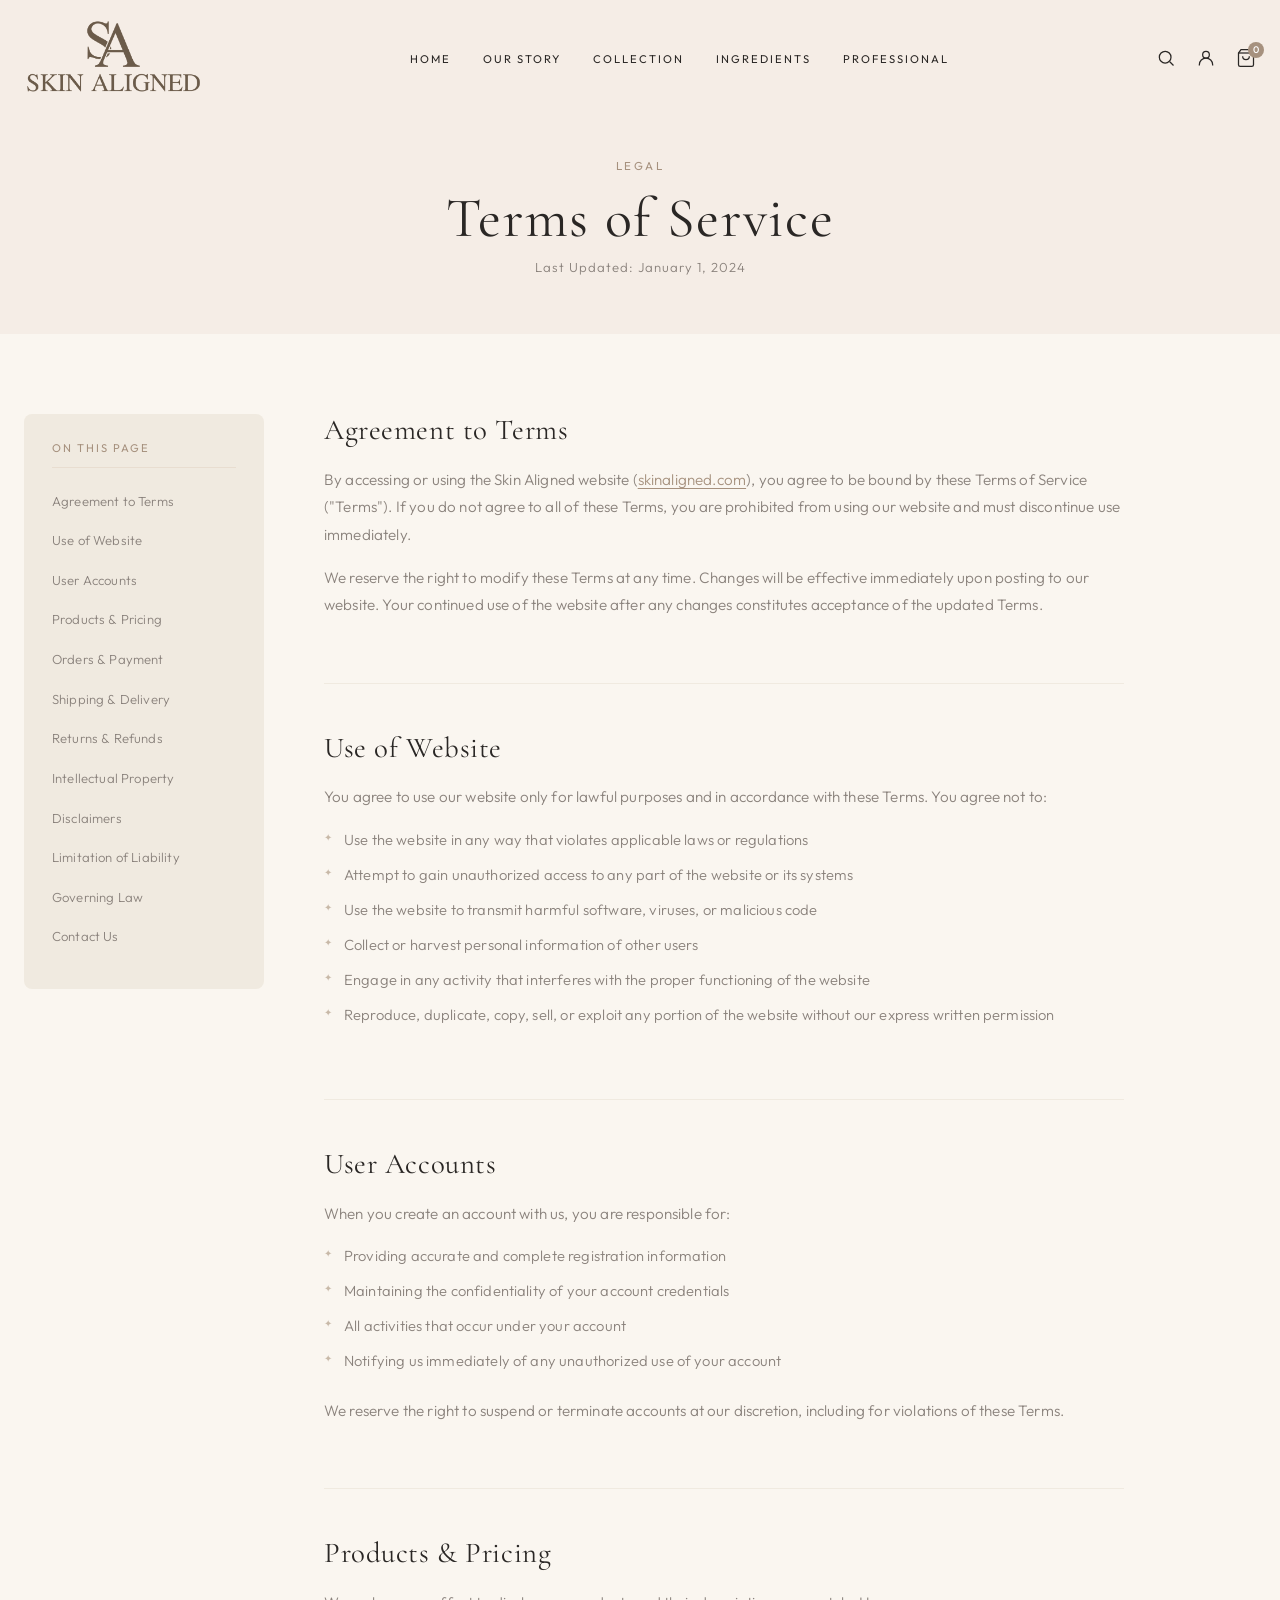
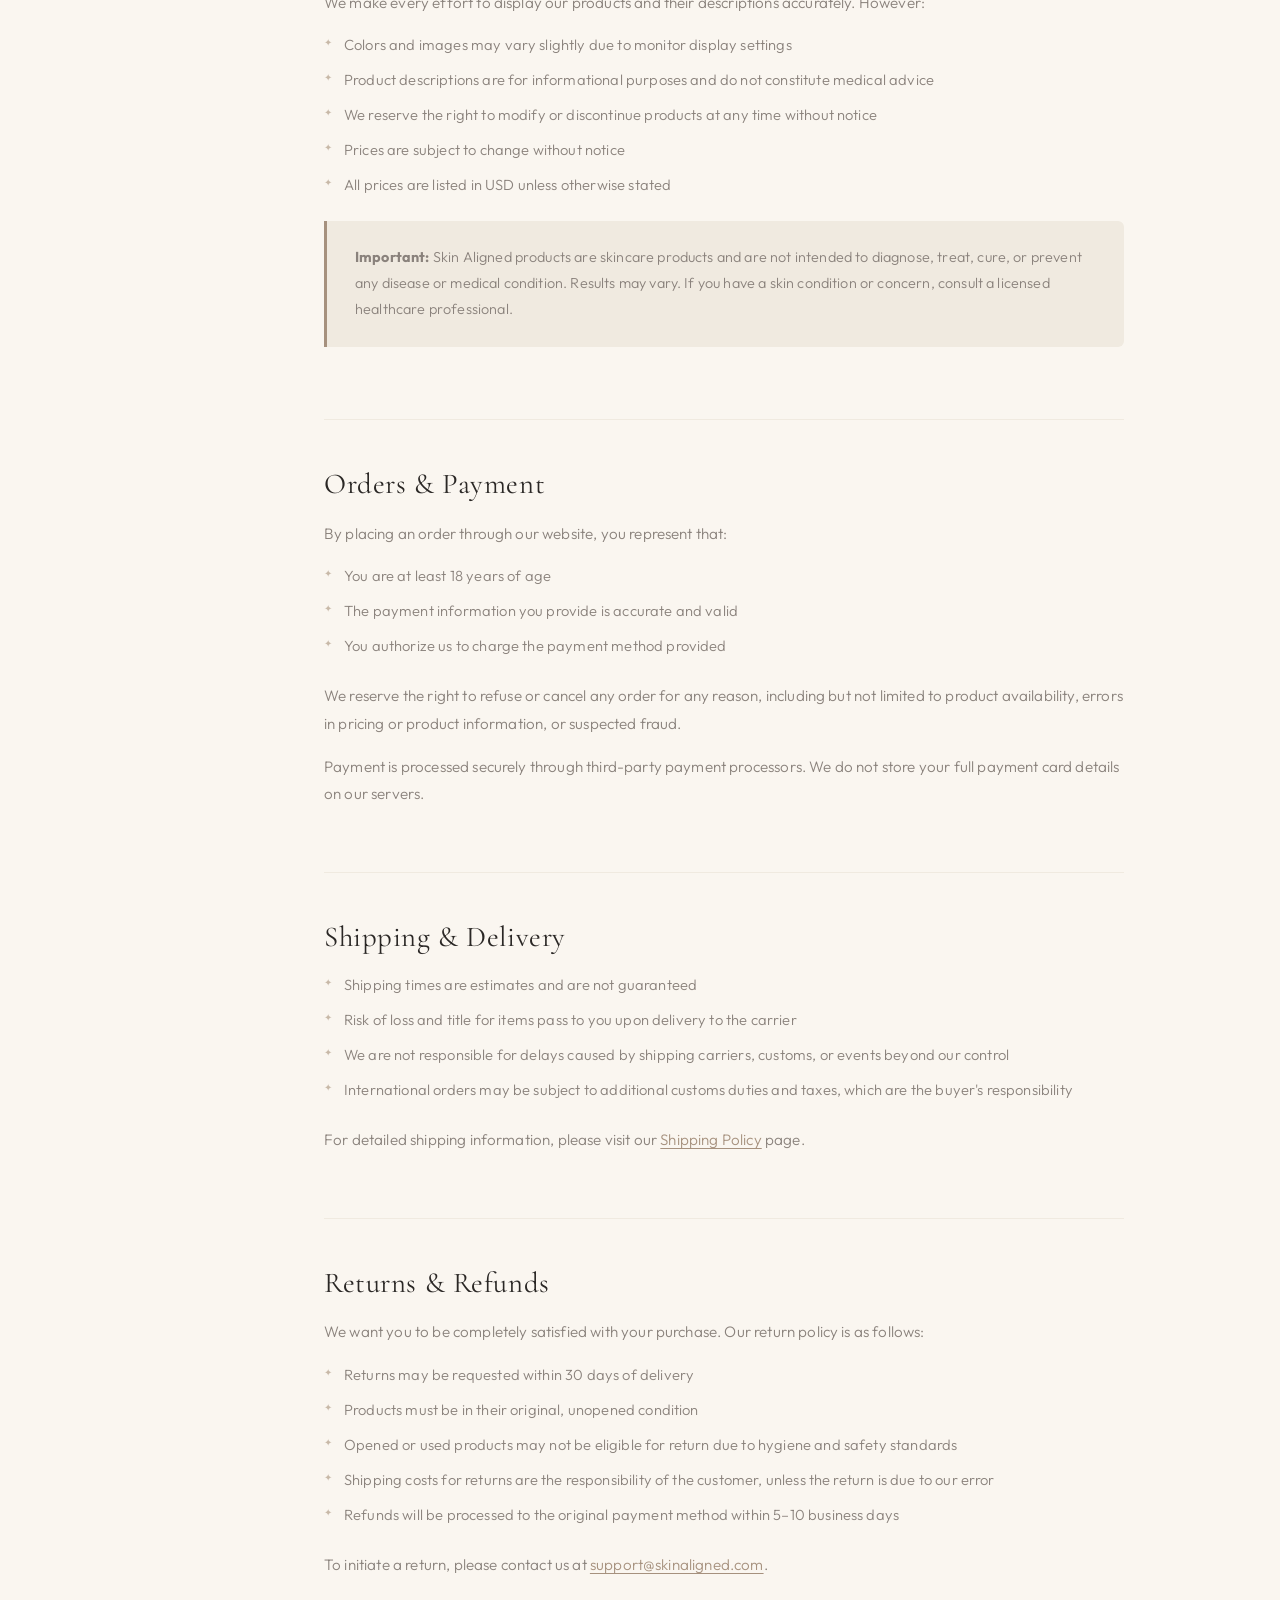
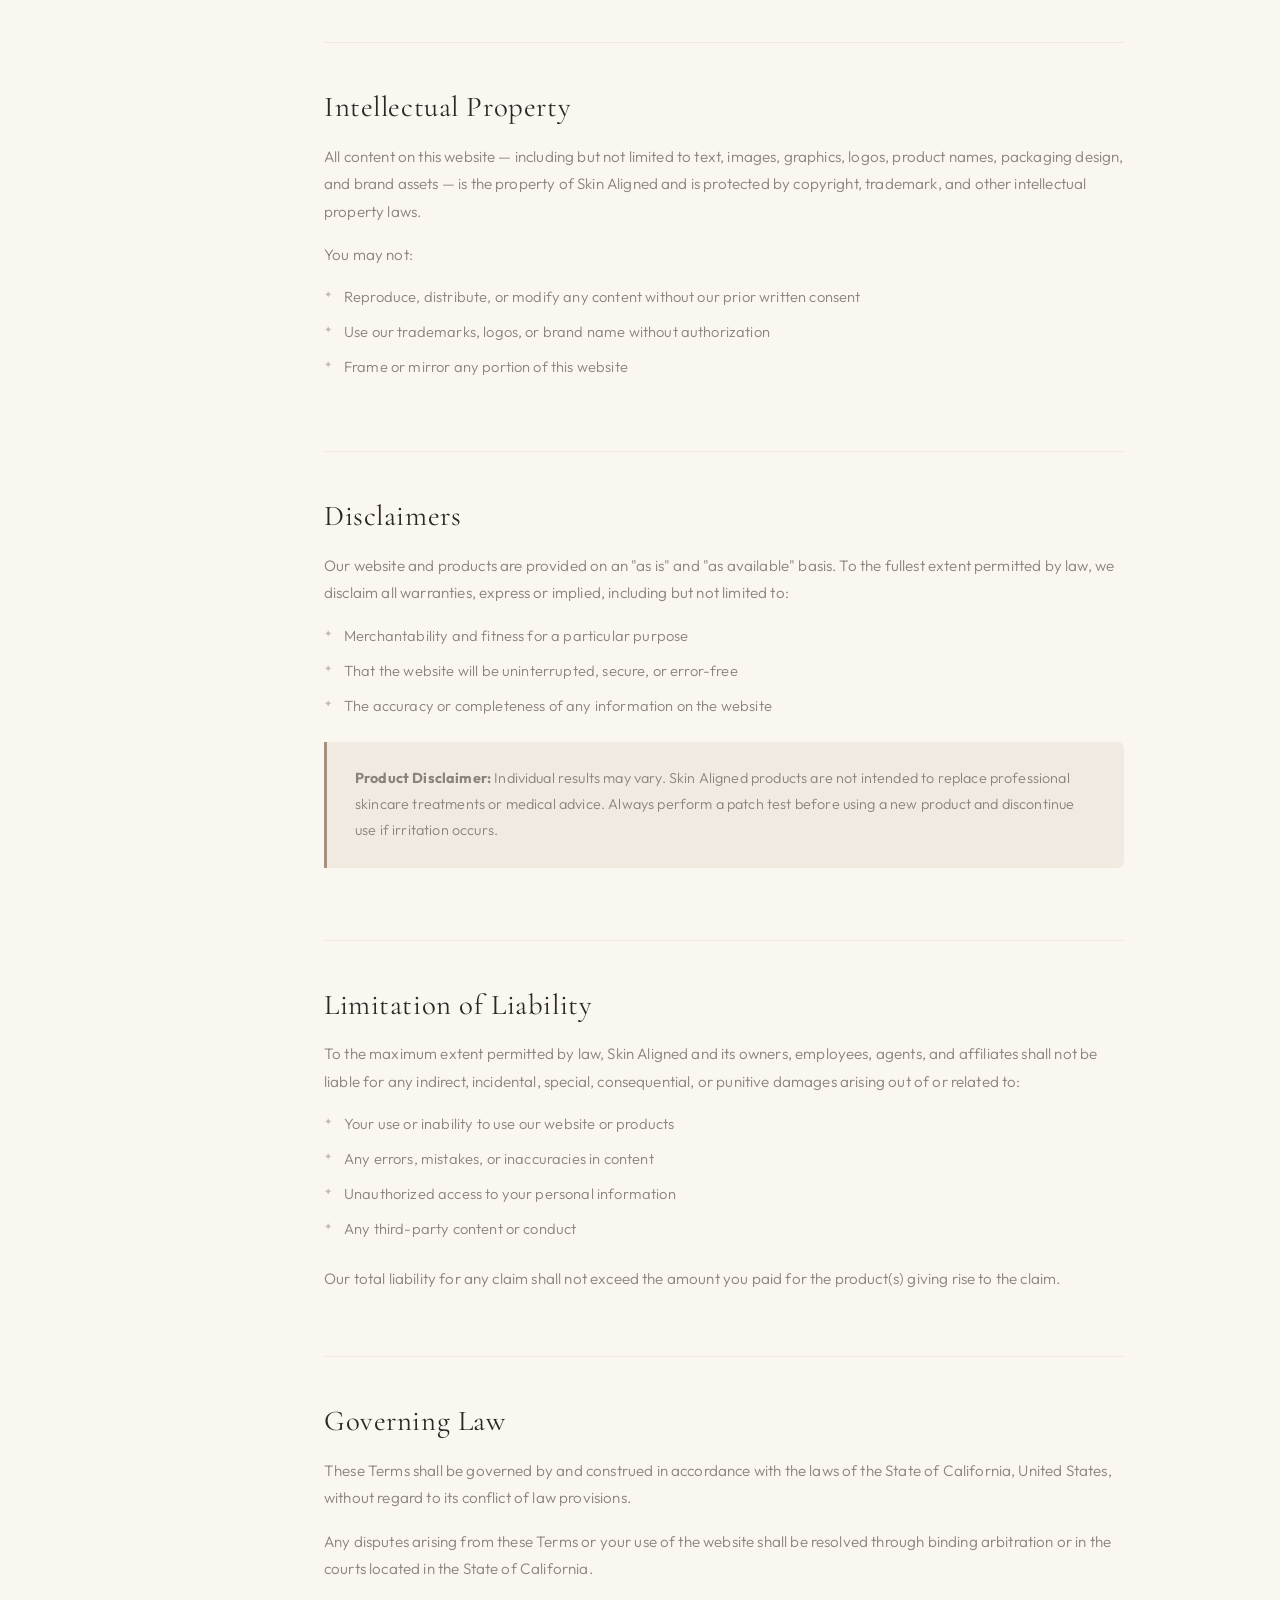
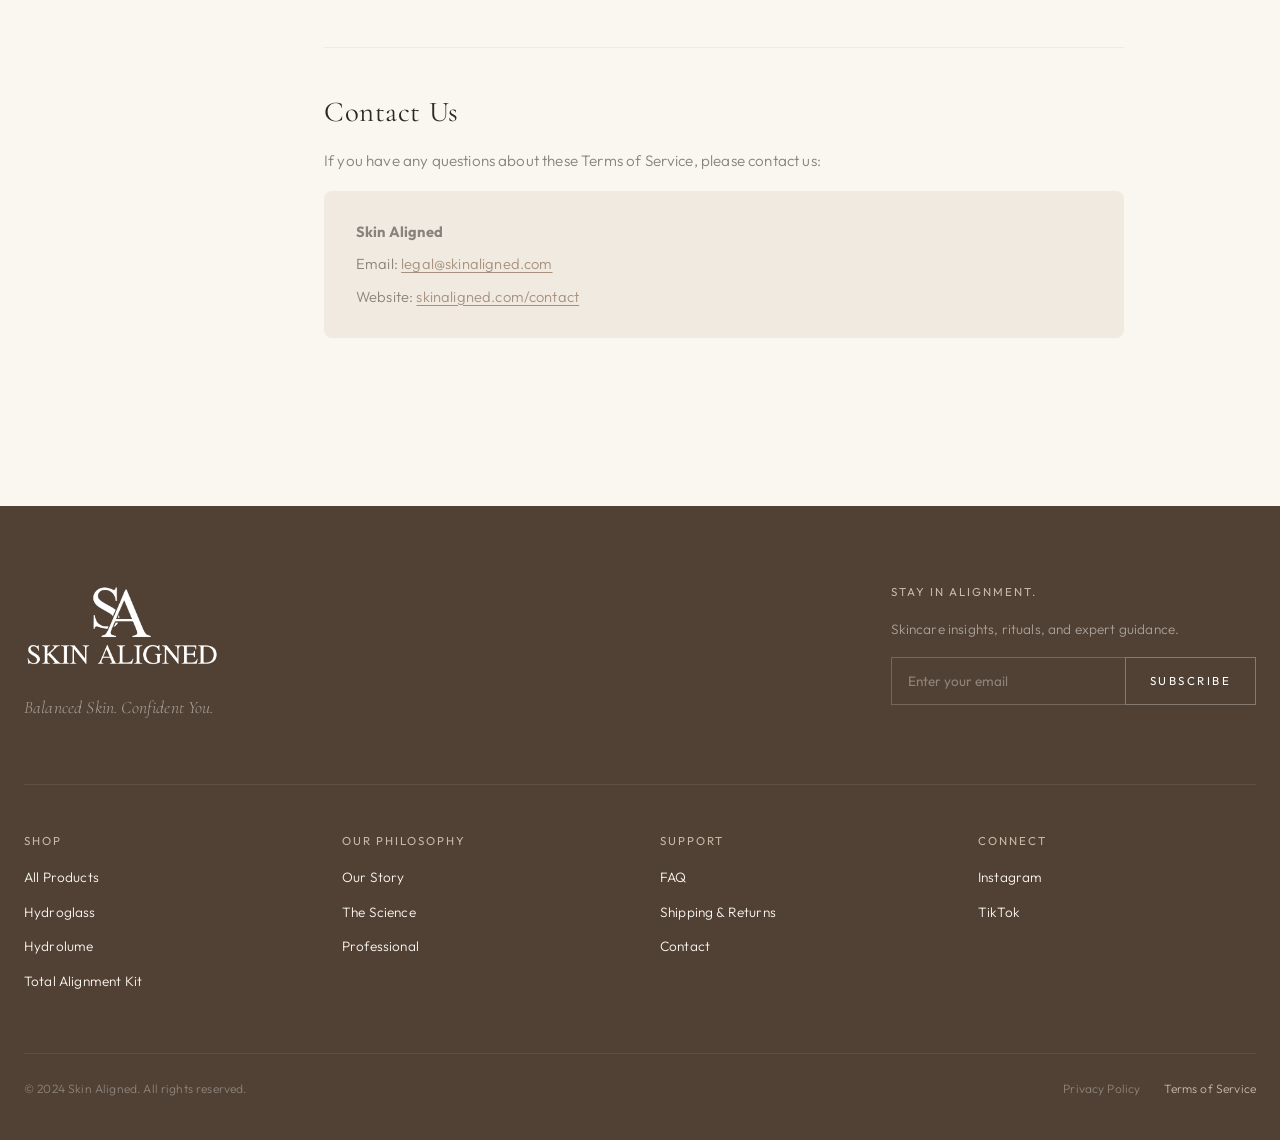
<file: terms.html>
<!DOCTYPE html>
<html lang="en">

<head>
  <meta charset="UTF-8">
  <meta name="viewport" content="width=device-width, initial-scale=1.0">
  <title>Terms of Service – Skin Aligned</title>
  <meta name="description"
    content="Skin Aligned Terms of Service. Please review the terms and conditions governing your use of our website and purchase of our products.">
  <link rel="stylesheet" href="assets/css/style.css">
  <link rel="stylesheet" href="assets/css/pages.css">
  <link rel="stylesheet" href="assets/css/pages2.css">
  <link rel="stylesheet" href="assets/css/legal.css">
  <link rel="icon" type="image/png" href="assets/img/favicon.png">
</head>

<body>

  <!-- Header -->
  <header class="header" id="site-header">
    <div class="wrap header__inner">
      <a href="index.html" class="logo"><img src="assets/img/top-main-logo.png" alt="Skin Aligned"></a>
      <nav>
        <ul class="nav" id="main-nav">
          <li><a href="index.html">Home</a></li>
          <li><a href="ritual.html">Our Story</a></li>
          <li><a href="products.html">Collection</a></li>
          <li><a href="product-detail.html">Ingredients</a></li>
          <li><a href="professional.html">Professional</a></li>
        </ul>
      </nav>
      <div class="nav-utils">
        <a href="https://skinaligned.com/search" target="_blank" aria-label="Search">
          <svg viewBox="0 0 24 24">
            <circle cx="11" cy="11" r="7" />
            <line x1="16.5" y1="16.5" x2="21" y2="21" />
          </svg>
        </a>
        <a href="https://skinaligned.com/account/login" target="_blank" aria-label="Account">
          <svg viewBox="0 0 24 24">
            <circle cx="12" cy="8" r="4" />
            <path d="M4 21v-1a7 7 0 0 1 16 0v1" />
          </svg>
        </a>
        <a href="https://skinaligned.com/cart" target="_blank" aria-label="Cart">
          <svg viewBox="0 0 24 24">
            <path d="M6 2L3 6v14a2 2 0 0 0 2 2h14a2 2 0 0 0 2-2V6l-3-4z" />
            <line x1="3" y1="6" x2="21" y2="6" />
            <path d="M16 10a4 4 0 0 1-8 0" />
          </svg>
          <span class="cart-count">0</span>
        </a>
      </div>
      <button class="mobile-toggle" id="mobile-toggle"
        aria-label="Menu"><span></span><span></span><span></span></button>
    </div>
  </header>

  <main>

    <!-- Hero -->
    <section class="legal-hero" id="terms-hero">
      <div class="wrap">
        <div class="section-tag">Legal</div>
        <h1>Terms of Service</h1>
        <p class="legal-updated">Last Updated: January 1, 2024</p>
      </div>
    </section>

    <!-- Content -->
    <section class="legal-content" id="terms-content">
      <div class="wrap">
        <div class="legal-grid">

          <!-- Sidebar TOC -->
          <aside class="legal-toc" id="terms-toc">
            <h5>On This Page</h5>
            <ul>
              <li><a href="#tos-agreement">Agreement to Terms</a></li>
              <li><a href="#tos-use">Use of Website</a></li>
              <li><a href="#tos-accounts">User Accounts</a></li>
              <li><a href="#tos-products">Products & Pricing</a></li>
              <li><a href="#tos-orders">Orders & Payment</a></li>
              <li><a href="#tos-shipping">Shipping & Delivery</a></li>
              <li><a href="#tos-returns">Returns & Refunds</a></li>
              <li><a href="#tos-ip">Intellectual Property</a></li>
              <li><a href="#tos-disclaimer">Disclaimers</a></li>
              <li><a href="#tos-liability">Limitation of Liability</a></li>
              <li><a href="#tos-governing">Governing Law</a></li>
              <li><a href="#tos-contact">Contact Us</a></li>
            </ul>
          </aside>

          <!-- Main Content -->
          <div class="legal-body">

            <div class="legal-section" id="tos-agreement">
              <h2>Agreement to Terms</h2>
              <p>By accessing or using the Skin Aligned website (<a href="https://skinaligned.com"
                  target="_blank">skinaligned.com</a>), you agree to be bound by these Terms of Service ("Terms"). If
                you do not agree to all of these Terms, you are prohibited from using our website and must discontinue
                use immediately.</p>
              <p>We reserve the right to modify these Terms at any time. Changes will be effective immediately upon
                posting to our website. Your continued use of the website after any changes constitutes acceptance of
                the updated Terms.</p>
            </div>

            <div class="legal-section" id="tos-use">
              <h2>Use of Website</h2>
              <p>You agree to use our website only for lawful purposes and in accordance with these Terms. You agree not
                to:</p>
              <ul>
                <li>Use the website in any way that violates applicable laws or regulations</li>
                <li>Attempt to gain unauthorized access to any part of the website or its systems</li>
                <li>Use the website to transmit harmful software, viruses, or malicious code</li>
                <li>Collect or harvest personal information of other users</li>
                <li>Engage in any activity that interferes with the proper functioning of the website</li>
                <li>Reproduce, duplicate, copy, sell, or exploit any portion of the website without our express written
                  permission</li>
              </ul>
            </div>

            <div class="legal-section" id="tos-accounts">
              <h2>User Accounts</h2>
              <p>When you create an account with us, you are responsible for:</p>
              <ul>
                <li>Providing accurate and complete registration information</li>
                <li>Maintaining the confidentiality of your account credentials</li>
                <li>All activities that occur under your account</li>
                <li>Notifying us immediately of any unauthorized use of your account</li>
              </ul>
              <p>We reserve the right to suspend or terminate accounts at our discretion, including for violations of
                these Terms.</p>
            </div>

            <div class="legal-section" id="tos-products">
              <h2>Products & Pricing</h2>
              <p>We make every effort to display our products and their descriptions accurately. However:</p>
              <ul>
                <li>Colors and images may vary slightly due to monitor display settings</li>
                <li>Product descriptions are for informational purposes and do not constitute medical advice</li>
                <li>We reserve the right to modify or discontinue products at any time without notice</li>
                <li>Prices are subject to change without notice</li>
                <li>All prices are listed in USD unless otherwise stated</li>
              </ul>
              <div class="legal-notice">
                <p><strong>Important:</strong> Skin Aligned products are skincare products and are not intended to
                  diagnose, treat, cure, or prevent any disease or medical condition. Results may vary. If you have a
                  skin condition or concern, consult a licensed healthcare professional.</p>
              </div>
            </div>

            <div class="legal-section" id="tos-orders">
              <h2>Orders & Payment</h2>
              <p>By placing an order through our website, you represent that:</p>
              <ul>
                <li>You are at least 18 years of age</li>
                <li>The payment information you provide is accurate and valid</li>
                <li>You authorize us to charge the payment method provided</li>
              </ul>
              <p>We reserve the right to refuse or cancel any order for any reason, including but not limited to product
                availability, errors in pricing or product information, or suspected fraud.</p>
              <p>Payment is processed securely through third-party payment processors. We do not store your full payment
                card details on our servers.</p>
            </div>

            <div class="legal-section" id="tos-shipping">
              <h2>Shipping & Delivery</h2>
              <ul>
                <li>Shipping times are estimates and are not guaranteed</li>
                <li>Risk of loss and title for items pass to you upon delivery to the carrier</li>
                <li>We are not responsible for delays caused by shipping carriers, customs, or events beyond our control
                </li>
                <li>International orders may be subject to additional customs duties and taxes, which are the buyer's
                  responsibility</li>
              </ul>
              <p>For detailed shipping information, please visit our <a href="https://skinaligned.com/pages/shipping"
                  target="_blank">Shipping Policy</a> page.</p>
            </div>

            <div class="legal-section" id="tos-returns">
              <h2>Returns & Refunds</h2>
              <p>We want you to be completely satisfied with your purchase. Our return policy is as follows:</p>
              <ul>
                <li>Returns may be requested within 30 days of delivery</li>
                <li>Products must be in their original, unopened condition</li>
                <li>Opened or used products may not be eligible for return due to hygiene and safety standards</li>
                <li>Shipping costs for returns are the responsibility of the customer, unless the return is due to our
                  error</li>
                <li>Refunds will be processed to the original payment method within 5–10 business days</li>
              </ul>
              <p>To initiate a return, please contact us at <a
                  href="mailto:support@skinaligned.com">support@skinaligned.com</a>.</p>
            </div>

            <div class="legal-section" id="tos-ip">
              <h2>Intellectual Property</h2>
              <p>All content on this website — including but not limited to text, images, graphics, logos, product
                names, packaging design, and brand assets — is the property of Skin Aligned and is protected by
                copyright, trademark, and other intellectual property laws.</p>
              <p>You may not:</p>
              <ul>
                <li>Reproduce, distribute, or modify any content without our prior written consent</li>
                <li>Use our trademarks, logos, or brand name without authorization</li>
                <li>Frame or mirror any portion of this website</li>
              </ul>
            </div>

            <div class="legal-section" id="tos-disclaimer">
              <h2>Disclaimers</h2>
              <p>Our website and products are provided on an "as is" and "as available" basis. To the fullest extent
                permitted by law, we disclaim all warranties, express or implied, including but not limited to:</p>
              <ul>
                <li>Merchantability and fitness for a particular purpose</li>
                <li>That the website will be uninterrupted, secure, or error-free</li>
                <li>The accuracy or completeness of any information on the website</li>
              </ul>
              <div class="legal-notice">
                <p><strong>Product Disclaimer:</strong> Individual results may vary. Skin Aligned products are not
                  intended to replace professional skincare treatments or medical advice. Always perform a patch test
                  before using a new product and discontinue use if irritation occurs.</p>
              </div>
            </div>

            <div class="legal-section" id="tos-liability">
              <h2>Limitation of Liability</h2>
              <p>To the maximum extent permitted by law, Skin Aligned and its owners, employees, agents, and affiliates
                shall not be liable for any indirect, incidental, special, consequential, or punitive damages arising
                out of or related to:</p>
              <ul>
                <li>Your use or inability to use our website or products</li>
                <li>Any errors, mistakes, or inaccuracies in content</li>
                <li>Unauthorized access to your personal information</li>
                <li>Any third-party content or conduct</li>
              </ul>
              <p>Our total liability for any claim shall not exceed the amount you paid for the product(s) giving rise
                to the claim.</p>
            </div>

            <div class="legal-section" id="tos-governing">
              <h2>Governing Law</h2>
              <p>These Terms shall be governed by and construed in accordance with the laws of the State of California,
                United States, without regard to its conflict of law provisions.</p>
              <p>Any disputes arising from these Terms or your use of the website shall be resolved through binding
                arbitration or in the courts located in the State of California.</p>
            </div>

            <div class="legal-section" id="tos-contact">
              <h2>Contact Us</h2>
              <p>If you have any questions about these Terms of Service, please contact us:</p>
              <div class="legal-contact-card">
                <p><strong>Skin Aligned</strong></p>
                <p>Email: <a href="mailto:legal@skinaligned.com">legal@skinaligned.com</a></p>
                <p>Website: <a href="https://skinaligned.com/pages/contact" target="_blank">skinaligned.com/contact</a>
                </p>
              </div>
            </div>

          </div>
        </div>
      </div>
    </section>

  </main>

  <!-- Footer -->
  <footer class="footer" id="site-footer">
    <div class="wrap">
      <div class="footer__top">
        <div class="footer__brand">
          <div class="footer__logo"><img src="assets/img/top-main-logo.png" alt="Skin Aligned"></div>
          <p class="footer__tagline">Balanced Skin. Confident You.</p>
        </div>
        <div class="footer__newsletter">
          <h5>Stay in Alignment.</h5>
          <p>Skincare insights, rituals, and expert guidance.</p>
          <div class="newsletter-form">
            <input type="email" placeholder="Enter your email">
            <button class="btn btn--light">Subscribe</button>
          </div>
        </div>
      </div>
      <div class="footer__grid">
        <div>
          <h5>Shop</h5>
          <ul>
            <li><a href="products.html">All Products</a></li>
            <li><a href="product-detail.html">Hydroglass</a></li>
            <li><a href="products.html">Hydrolume</a></li>
            <li><a href="products.html">Total Alignment Kit</a></li>
          </ul>
        </div>
        <div>
          <h5>Our Philosophy</h5>
          <ul>
            <li><a href="ritual.html">Our Story</a></li>
            <li><a href="product-detail.html">The Science</a></li>
            <li><a href="professional.html">Professional</a></li>
          </ul>
        </div>
        <div>
          <h5>Support</h5>
          <ul>
            <li><a href="https://skinaligned.com/pages/faq" target="_blank">FAQ</a></li>
            <li><a href="https://skinaligned.com/pages/returns" target="_blank">Shipping & Returns</a></li>
            <li><a href="https://skinaligned.com/pages/contact" target="_blank">Contact</a></li>
          </ul>
        </div>
        <div>
          <h5>Connect</h5>
          <ul class="social-links">
            <li><a href="https://www.instagram.com/skin.aligned/" target="_blank">Instagram</a></li>
            <li><a href="https://www.tiktok.com/@skin.aligned" target="_blank">TikTok</a></li>
          </ul>
        </div>
      </div>
      <div class="footer__bar">
        <span>&copy; 2024 <a href="https://skinaligned.com/" target="_blank">Skin Aligned</a>. All rights
          reserved.</span>
        <div class="footer__legal">
          <a href="privacy.html">Privacy Policy</a>
          <a href="terms.html" class="active">Terms of Service</a>
        </div>
      </div>
    </div>
  </footer>

  <script src="assets/js/main.js"></script>
</body>

</html>
</file>
<file: assets/css/style.css>
@import url('https://fonts.googleapis.com/css2?family=Cormorant+Garamond:ital,wght@0,300;0,400;0,500;0,600;1,300;1,400&family=Outfit:wght@200;300;400;500&display=swap');

:root {
  --cream: #FAF6F0;
  --sand: #F0EAE0;
  --stone: #C8B9A8;
  --earth: #A6917E;
  --charcoal: #2A2725;
  --muted: #8A827C;
  --white: #fff;
  --warm: #E8DDD0;
  --gold: #C4A87C;
  --blush: #F5EDE6;
  --serif: 'Cormorant Garamond', Georgia, serif;
  --sans: 'Outfit', sans-serif
}

*,
*::before,
*::after {
  margin: 0;
  padding: 0;
  box-sizing: border-box
}

html {
  scroll-behavior: smooth
}

body {
  font-family: var(--sans);
  font-weight: 300;
  background: var(--cream);
  color: var(--charcoal);
  line-height: 1.8;
  overflow-x: hidden;
  -webkit-font-smoothing: antialiased;
  letter-spacing: .01em
}

h1,
h2,
h3,
h4,
h5,
h6 {
  font-family: var(--serif);
  font-weight: 400;
  line-height: 1.1;
  letter-spacing: .02em
}

a {
  text-decoration: none;
  color: inherit;
  transition: opacity .4s
}

a:hover {
  opacity: .7
}

img {
  display: block;
  width: 100%;
  height: auto;
  object-fit: cover
}

.wrap {
  max-width: 1400px;
  margin: 0 auto;
  padding: 0 24px
}

.section-tag {
  font: 400 .72rem/1 var(--sans);
  text-transform: uppercase;
  letter-spacing: 2.5px;
  color: var(--earth);
  margin-bottom: 16px
}

.accent-line {
  width: 50px;
  height: 1px;
  background: var(--stone);
  margin: 20px 0
}

/* Reveal */
.reveal {
  opacity: 0;
  transform: translateY(40px);
  transition: opacity 1s cubic-bezier(.25, .8, .25, 1), transform 1s cubic-bezier(.25, .8, .25, 1)
}

.reveal.visible {
  opacity: 1;
  transform: translateY(0)
}

.d1 {
  transition-delay: .15s
}

.d2 {
  transition-delay: .3s
}

.d3 {
  transition-delay: .45s
}

/* Buttons */
.btn {
  display: inline-block;
  padding: 16px 40px;
  font: 400 .72rem/1 var(--sans);
  letter-spacing: 2.5px;
  text-transform: uppercase;
  border: 1px solid var(--charcoal);
  color: var(--charcoal);
  background: transparent;
  cursor: pointer;
  position: relative;
  overflow: hidden;
  z-index: 1;
  transition: color .5s
}

.btn::after {
  content: '';
  position: absolute;
  inset: 0;
  background: var(--charcoal);
  transform: scaleY(0);
  transform-origin: bottom;
  transition: transform .5s cubic-bezier(.77, 0, .18, 1);
  z-index: -1
}

.btn:hover {
  color: var(--cream);
  opacity: 1
}

.btn:hover::after {
  transform: scaleY(1);
  transform-origin: top
}

.btn--light {
  border-color: var(--white);
  color: var(--white)
}

.btn--light::after {
  background: var(--white)
}

.btn--light:hover {
  color: var(--charcoal)
}

.btn--fill {
  background: var(--charcoal);
  color: var(--cream)
}

.btn--fill::after {
  background: var(--stone)
}

.btn--fill:hover {
  color: var(--charcoal)
}

/* Header */
.header {
  position: fixed;
  top: 0;
  width: 100%;
  padding: 20px 0;
  z-index: 200;
  transition: all .6s cubic-bezier(.16, 1, .3, 1);
  background: transparent
}

.header.scrolled {
  padding: 16px 0;
  background: rgba(250, 246, 240, .98);
  backdrop-filter: blur(15px);
  border-bottom: 1px solid rgba(0, 0, 0, .03)
}

.header__inner {
  display: flex;
  justify-content: space-between;
  align-items: center
}

.logo img {
  height: 75px;
  width: auto;
  object-fit: contain
}

.nav {
  display: flex;
  gap: 32px;
  list-style: none;
  align-items: center
}

.nav a {
  font: 400 .7rem/1 var(--sans);
  letter-spacing: 2px;
  text-transform: uppercase;
  position: relative
}

.nav a::after {
  content: '';
  position: absolute;
  bottom: -4px;
  left: 0;
  width: 0;
  height: 1px;
  background: var(--charcoal);
  transition: width .4s
}

.nav a:hover::after,
.nav a.active::after {
  width: 100%
}

.nav a:hover {
  opacity: 1
}

.nav-utils {
  display: flex;
  align-items: center;
  gap: 20px
}

.nav-utils a {
  display: flex;
  align-items: center;
  justify-content: center;
  position: relative
}

.nav-utils svg {
  width: 20px;
  height: 20px;
  stroke: var(--charcoal);
  fill: none;
  stroke-width: 1.5;
  transition: opacity .3s
}

.nav-utils a:hover svg {
  opacity: .5
}

.cart-count {
  position: absolute;
  top: -6px;
  right: -8px;
  background: var(--earth);
  color: #fff;
  font-size: .6rem;
  width: 16px;
  height: 16px;
  border-radius: 50%;
  display: flex;
  align-items: center;
  justify-content: center;
  font-family: var(--sans);
  font-weight: 500
}

.mobile-toggle {
  display: none;
  background: none;
  border: none;
  cursor: pointer;
  padding: 6px;
  flex-direction: column;
  gap: 5px
}

.mobile-toggle span {
  display: block;
  width: 22px;
  height: 1.5px;
  background: var(--charcoal);
  transition: all .3s
}

/* Footer */
.footer {
  background: #514134;
  color: var(--cream);
  padding: 80px 0 40px
}

.footer__top {
  display: flex;
  justify-content: space-between;
  align-items: flex-start;
  padding-bottom: 60px;
  border-bottom: 1px solid rgba(255, 255, 255, .08);
  margin-bottom: 50px;
  flex-wrap: wrap;
  gap: 40px
}

.footer__brand {
  max-width: 300px
}

.footer__logo img {
  height: 82px;
  filter: brightness(0) invert(1);
  margin-bottom: 24px;
  width: auto;
  object-fit: contain
}

.footer__tagline {
  color: rgba(255, 255, 255, .5);
  font-size: .88rem;
  font-style: italic;
  font-family: var(--serif);
  font-size: 1.1rem
}

.footer__newsletter {
  max-width: 400px
}

.footer__newsletter h5 {
  font-family: var(--sans);
  font-size: .75rem;
  letter-spacing: 2px;
  text-transform: uppercase;
  margin-bottom: 8px;
  color: var(--stone)
}

.footer__newsletter p {
  color: rgba(255, 255, 255, .5);
  font-size: .85rem;
  margin-bottom: 16px
}

.newsletter-form {
  display: flex;
  gap: 0
}

.newsletter-form input {
  flex: 1;
  padding: 14px 16px;
  background: transparent;
  border: 1px solid rgba(255, 255, 255, .2);
  border-right: none;
  color: #fff;
  font-family: var(--sans);
  font-size: .85rem;
  outline: none
}

.newsletter-form input::placeholder {
  color: rgba(255, 255, 255, .35)
}

.newsletter-form .btn {
  border-color: rgba(255, 255, 255, .3);
  padding: 14px 24px
}

.footer__grid {
  display: grid;
  grid-template-columns: 1fr 1fr 1fr 1fr;
  gap: 40px;
  margin-bottom: 50px
}

.footer h5 {
  font-family: var(--sans);
  font-size: .72rem;
  letter-spacing: 2px;
  text-transform: uppercase;
  margin-bottom: 18px;
  color: var(--stone)
}

.footer ul {
  list-style: none
}

.footer li {
  margin-bottom: 10px;
  font-size: .85rem
}

.footer a:hover {
  opacity: .6
}

.footer__bar {
  display: flex;
  justify-content: space-between;
  align-items: center;
  padding-top: 24px;
  border-top: 1px solid rgba(255, 255, 255, .08);
  font-size: .75rem;
  color: rgba(255, 255, 255, .35)
}

.footer__legal {
  display: flex;
  gap: 24px
}

.footer__legal a {
  color: rgba(255, 255, 255, .35)
}

/* Hero Banner Refinement */
.hero {
  position: relative;
  height: 100vh;
  display: flex;
  align-items: center;
  overflow: hidden;
  background: var(--cream)
}

.hero__bg {
  position: absolute;
  inset: 0;
  z-index: 0
}

.hero__bg img {
  height: 100%;
  width: 100%;
  object-fit: cover;
  object-position: 70% center
}

.hero__overlay {
  position: absolute;
  inset: 0;
  z-index: 1;
  background: linear-gradient(90deg, rgba(250, 246, 240, .45) 0%, rgba(250, 246, 240, 0) 60%)
}

.hero__body {
  position: relative;
  z-index: 2;
  max-width: 620px;
  text-align: left;
  padding-left: 0;
  margin-left: -680px
}

.hero__leaf {
  font-size: 1.6rem;
  color: var(--earth);
  margin-bottom: 32px;
  display: block;
  opacity: .8
}

.hero__body h1 {
  font-size: 7.2rem;
  font-weight: 500;
  margin-bottom: 4px;
  letter-spacing: -.01em;
  line-height: .82;
  color: var(--charcoal);
  text-transform: uppercase
}

.hero__subtitle {
  font-family: var(--serif);
  font-size: 3.5rem;
  font-weight: 300;
  font-style: italic;
  color: #642502;
  margin-bottom: 32px;
  display: block;
  line-height: 1.1
}

.hero__body>p {
  color: var(--charcoal);
  font-size: 1.15rem;
  max-width: 540px;
  margin-bottom: 48px;
  line-height: 1.6;
  opacity: .9
}

.hero__icons {
  display: flex;
  gap: 48px;
  margin-top: 20px
}

.hero__icon-item {
  text-align: left;
  display: flex;
  flex-direction: column;
  align-items: flex-start;
  gap: 12px
}

.hero__icon-item svg {
  width: 26px;
  height: 26px;
  color: var(--earth);
  stroke-width: 1
}

.hero__icon-item span {
  font: 500 .65rem/1.2 var(--sans);
  letter-spacing: 1.8px;
  text-transform: uppercase;
  color: var(--charcoal);
  max-width: 100px
}

/* Intro Grid (5 columns) */
.intro-grid {
  display: grid;
  grid-template-columns: repeat(5, 1fr);
  background: var(--warm);
  border-top: 1px solid var(--sand)
}

.intro-col {
  padding: 40px 30px;
  border-right: 1px solid rgba(0, 0, 0, .05);
  display: flex;
  flex-direction: column;
  height: 100%
}

.intro-col:last-child {
  border-right: none
}

.intro-col__tag {
  font: 400 .65rem/1 var(--sans);
  text-transform: uppercase;
  letter-spacing: 2px;
  color: var(--earth);
  margin-bottom: 15px
}

.intro-col h3 {
  font-size: 1.1rem;
  margin-bottom: 20px;
  text-transform: uppercase;
  letter-spacing: 1px;
  font-family: var(--sans);
  font-weight: 400;
  color: var(--charcoal)
}

.intro-col h2 {
  font-size: 1.3rem;
  margin-bottom: 20px;
  text-transform: uppercase;
  letter-spacing: 1px;
  font-family: var(--sans);
  font-weight: 400;
  color: var(--charcoal)
}

.intro-col p {
  font-size: .85rem;
  color: var(--muted);
  line-height: 1.6
}

.intro-col__img {
  margin-top: auto;
  padding-top: 20px
}

.intro-col__img img {
  border-radius: 2px;
  filter: grayscale(20%)
}

.intro-col .value-list {
  list-style: none;
  margin-top: 15px
}

.intro-col .value-list li {
  font-size: .65rem;
  text-transform: uppercase;
  letter-spacing: 1.5px;
  margin-bottom: 12px;
  display: flex;
  align-items: center;
  gap: 10px;
  color: var(--muted)
}

.intro-col .value-list svg {
  width: 14px;
  height: 14px;
  color: var(--stone)
}

.intro-col__skintypes {
  display: grid;
  grid-template-columns: repeat(2, 1fr);
  gap: 15px;
  margin-top: 20px
}

.intro-type {
  text-align: center
}

.intro-type svg {
  width: 20px;
  height: 20px;
  color: var(--stone);
  margin-bottom: 6px
}

.intro-type span {
  display: block;
  font-size: .58rem;
  text-transform: uppercase;
  letter-spacing: 1px;
  color: var(--muted)
}

.intro-col__footer {
  margin-top: auto;
  padding-top: 30px;
  text-align: center
}

.intro-col__footer h4 {
  font-size: .85rem;
  text-transform: uppercase;
  letter-spacing: 2px;
  color: var(--charcoal)
}

/* Marquee */
.marquee {
  padding: 28px 0;
  background: var(--sand);
  overflow: hidden;
  white-space: nowrap
}

.marquee__track {
  display: inline-flex;
  gap: 50px;
  animation: scroll 25s linear infinite;
  font: 300 .75rem/1 var(--sans);
  letter-spacing: 3px;
  text-transform: uppercase;
  color: var(--muted)
}

.marquee__track span {
  opacity: .35;
  color: var(--stone)
}

@keyframes scroll {
  0% {
    transform: translateX(0)
  }

  100% {
    transform: translateX(-50%)
  }
}

/* Mobile Nav */
@media(max-width:1024px) {
  .nav--open {
    display: flex;
    flex-direction: column;
    position: fixed;
    top: 0;
    left: 0;
    width: 100%;
    height: 100vh;
    background: var(--cream);
    z-index: 300;
    justify-content: center;
    align-items: center;
    gap: 28px;
    animation: fadeIn .3s ease
  }

  .mobile-toggle.active span:nth-child(1) {
    transform: rotate(45deg) translate(5px, 5px)
  }

  .mobile-toggle.active span:nth-child(2) {
    opacity: 0
  }

  .mobile-toggle.active span:nth-child(3) {
    transform: rotate(-45deg) translate(5px, -5px)
  }

  .hero__body h1 {
    font-size: 4.5rem
  }

  .hero__subtitle {
    font-size: 2.2rem
  }

  .intro-grid {
    grid-template-columns: repeat(2, 1fr)
  }

  .intro-col {
    border-bottom: 1px solid rgba(0, 0, 0, .05)
  }
}

@media(max-width:768px) {
  .hero__body h1 {
    font-size: 3.5rem
  }

  .hero__subtitle {
    font-size: 1.8rem
  }

  .hero__icons {
    gap: 20px
  }

  .intro-grid {
    grid-template-columns: 1fr
  }
}

@keyframes fadeIn {
  0% {
    opacity: 0
  }

  100% {
    opacity: 1
  }
}
</file>
<file: assets/css/pages.css>
/* ══ HOMEPAGE ══ */
.philosophy-intro {
    padding: 120px 0;
    background: var(--blush)
}

.phil-intro-grid {
    display: grid;
    grid-template-columns: 1fr 1fr;
    gap: 80px;
    align-items: center
}

.phil-intro-text h2 {
    font-size: 3rem;
    margin-bottom: 0
}

.phil-intro-text h2 em {
    font-style: italic;
    font-weight: 300;
    color: var(--earth)
}

.phil-intro-text p {
    color: var(--muted);
    font-size: 1.02rem;
    margin-top: 20px
}

.phil-intro-values h3 {
    font-size: 1.8rem;
    margin-bottom: 24px
}

.value-list {
    list-style: none
}

.value-list li {
    display: flex;
    align-items: center;
    gap: 12px;
    margin-bottom: 14px;
    font-size: .92rem;
    color: var(--muted)
}

.value-list svg {
    color: var(--earth);
    flex-shrink: 0
}

.phil-tiles {
    padding: 100px 0;
    background: var(--cream)
}

.tiles-row {
    display: grid;
    grid-template-columns: repeat(3, 1fr);
    gap: 32px
}

.phil-tile {
    background: var(--sand);
    padding: 40px 32px;
    text-align: center;
    transition: transform .5s, box-shadow .5s
}

.phil-tile:hover {
    transform: translateY(-8px);
    box-shadow: 0 20px 40px rgba(0, 0, 0, .05)
}

.phil-tile__img {
    width: 100%;
    height: 200px;
    overflow: hidden;
    margin-bottom: 20px
}

.phil-tile__img img {
    height: 100%;
    object-fit: cover
}

.phil-tile h4 {
    font-size: 1.4rem;
    margin-bottom: 10px
}

.phil-tile p {
    font-size: .9rem;
    color: var(--muted)
}

/* Products */
.products-sec {
    padding: 120px 0;
    background: var(--sand)
}

.sec-head {
    text-align: center;
    margin-bottom: 70px
}

.sec-head h2 {
    font-size: 3rem
}

.sec-head p {
    font: 300 .78rem/1 var(--sans);
    text-transform: uppercase;
    letter-spacing: 2px;
    color: var(--muted);
    margin-top: 14px
}

.sec-head .section-tag {
    margin-bottom: 12px
}

.prod-row {
    display: grid;
    grid-template-columns: repeat(3, 1fr);
    gap: 32px
}

.prod-card {
    background: var(--cream);
    text-align: center;
    transition: transform .6s, box-shadow .6s;
    cursor: pointer;
    text-decoration: none;
    overflow: hidden
}

.prod-card:hover {
    transform: translateY(-10px);
    box-shadow: 0 30px 60px rgba(0, 0, 0, .06);
    opacity: 1
}

.prod-card__img {
    height: 380px;
    display: flex;
    align-items: center;
    justify-content: center;
    padding: 30px;
    position: relative;
    overflow: hidden;
    background: var(--sand);
    transition: background .4s
}

.prod-card:hover .prod-card__img {
    background: var(--warm)
}

.prod-card__img img {
    max-height: 100%;
    max-width: 100%;
    width: auto;
    height: auto;
    object-fit: contain;
    filter: drop-shadow(0 15px 30px rgba(0, 0, 0, .05));
    transition: all .9s cubic-bezier(.16, 1, .3, 1);
    z-index: 1
}

.prod-card__img img.hover-img {
    position: absolute;
    inset: 0;
    width: 100%;
    height: 100%;
    max-height: none;
    max-width: none;
    object-fit: cover;
    filter: none;
    padding: 0;
    opacity: 0;
    z-index: 2;
    transform: scale(1.1)
}

.prod-card:hover .prod-card__img img:first-child {
    opacity: 0;
    transform: scale(1.1)
}

.prod-card:hover .prod-card__img img.hover-img {
    opacity: 1;
    transform: scale(1)
}

.prod-card__info {
    padding: 28px 24px 32px
}

.prod-card h3 {
    font-size: 1.8rem;
    margin-bottom: 4px
}

.prod-card__sub {
    font: 300 .7rem/1 var(--sans);
    letter-spacing: 2px;
    text-transform: uppercase;
    color: var(--stone);
    margin-bottom: 12px
}

.prod-card__info>p {
    color: var(--muted);
    font-size: .9rem;
    margin-bottom: 16px
}

.prod-card__cta {
    font: 400 .7rem/1 var(--sans);
    letter-spacing: 2px;
    text-transform: uppercase;
    color: var(--earth);
    transition: letter-spacing .3s
}

.prod-card:hover .prod-card__cta {
    letter-spacing: 3px
}

/* Trust */
.pro-strip {
    padding: 120px 0;
    background: var(--warm)
}

.pro-strip__grid {
    display: grid;
    grid-template-columns: 1fr 1fr;
    gap: 60px;
    align-items: start
}

.pro-strip__text h2 {
    font-size: 2.6rem;
    margin-bottom: 20px
}

.pro-strip__text p {
    color: var(--muted);
    font-size: 1rem
}

.trust-pillars {
    display: grid;
    grid-template-columns: repeat(3, 1fr);
    gap: 24px
}

.trust-pill {
    text-align: center;
    padding: 24px 16px
}

.trust-pill svg {
    color: var(--earth);
    margin-bottom: 12px
}

.trust-pill h5 {
    font-family: var(--sans);
    font-size: .7rem;
    letter-spacing: 1.5px;
    text-transform: uppercase;
    margin-bottom: 8px
}

.trust-pill p {
    font-size: .82rem;
    color: var(--muted)
}

/* Results */
.results {
    padding: 120px 0;
    background: var(--charcoal);
    color: var(--cream)
}

.results__grid {
    display: grid;
    grid-template-columns: 1fr 1fr;
    gap: 80px;
    align-items: center
}

.results__img {
    height: 600px
}

.results h2 {
    font-size: 3rem;
    color: var(--stone);
    margin-bottom: 40px
}

.stat-row {
    display: flex;
    align-items: baseline;
    gap: 24px;
    padding: 22px 0;
    border-bottom: 1px solid rgba(255, 255, 255, .08)
}

.stat-row:last-child {
    border: none
}

.stat-num {
    font: 400 3rem/1 var(--serif);
    color: var(--stone);
    min-width: 110px
}

.stat-desc {
    font-size: 1rem
}

.stats-row {
    display: grid;
    grid-template-columns: repeat(3, 1fr);
    gap: 40px;
    text-align: center
}

.stat-block h3 {
    font-size: 3.5rem;
    color: var(--stone);
    margin-bottom: 8px
}

.stat-block p {
    color: rgba(255, 255, 255, .5)
}

/* Testimonials */
.testimonials {
    padding: 100px 0;
    background: var(--sand)
}

.test-grid {
    display: grid;
    grid-template-columns: repeat(3, 1fr);
    gap: 24px
}

.test-card {
    background: var(--cream);
    padding: 40px;
    transition: transform .5s
}

.test-card:hover {
    transform: translateY(-6px)
}

.test-quote {
    font: italic 1.2rem/1.5 var(--serif);
    margin-bottom: 20px
}

.test-author {
    font: 400 .72rem/1 var(--sans);
    letter-spacing: 1.5px;
    text-transform: uppercase;
    color: var(--stone)
}

.test-author span {
    font-weight: 300;
    font-size: .68rem
}

/* Ingredients CTA */
.ingr-cta {
    position: relative;
    padding: 160px 0;
    text-align: center;
    color: var(--white);
    background-size: cover;
    background-position: center;
    background-attachment: fixed
}

.ingr-cta::before {
    content: '';
    position: absolute;
    inset: 0;
    background: rgba(0, 0, 0, .4)
}

.ingr-cta>* {
    position: relative;
    z-index: 1
}

.ingr-cta h2 {
    font-size: 3.5rem;
    margin-bottom: 16px
}

.ingr-cta p {
    font-size: 1.05rem;
    letter-spacing: 1px;
    margin-bottom: 36px
}

/* Founder */
.philosophy {
    padding: 120px 0
}

.phil-grid {
    display: grid;
    grid-template-columns: 1fr .85fr;
    gap: 80px;
    align-items: center
}

.phil-grid img {
    height: 560px;
    width: 100%;
    object-fit: cover;
    border-radius: 8px
}

.phil-text h2 {
    font-size: 3rem;
    margin-bottom: 0
}

.phil-text p {
    color: var(--muted);
    font-size: 1.02rem;
    margin-top: 18px
}

.phil-text .sig {
    font: italic 1.8rem/1 var(--serif);
    margin-top: 30px;
    color: var(--earth)
}

/* Balance */
.balance-banner {
    background: var(--blush)
}

.balance-icons {
    display: flex;
    justify-content: center;
    gap: 32px;
    flex-wrap: wrap;
    margin-top: 24px
}

.balance-icons span {
    font: 300 .7rem/1 var(--sans);
    letter-spacing: 1.5px;
    text-transform: uppercase;
    color: var(--muted)
}

/* ══ COLLECTION PAGE ══ */
.collection-hero {
    padding: 180px 0 100px;
    background: var(--blush)
}

.collection-hero__grid {
    display: grid;
    grid-template-columns: 1fr 2fr;
    gap: 60px;
    align-items: start
}

.collection-hero__text h1 {
    font-size: 5rem;
    margin-bottom: 0;
    line-height: .95
}

.collection-hero__text p {
    color: var(--muted);
    font-size: 1rem;
    margin-top: 20px
}

.collection-hero__products {
    display: grid;
    grid-template-columns: repeat(3, 1fr);
    gap: 24px
}

.coll-card {
    text-decoration: none;
    background: var(--cream);
    overflow: hidden;
    transition: transform .5s, box-shadow .5s
}

.coll-card:hover {
    transform: translateY(-8px);
    box-shadow: 0 20px 50px rgba(0, 0, 0, .06);
    opacity: 1
}

.coll-card__img {
    height: 260px;
    display: flex;
    align-items: center;
    justify-content: center;
    padding: 20px;
    background: var(--sand)
}

.coll-card__img img {
    max-height: 100%;
    width: auto;
    object-fit: contain;
    filter: drop-shadow(0 10px 20px rgba(0, 0, 0, .08))
}

.coll-card__info {
    padding: 24px 20px
}

.coll-card h3 {
    font-size: 1.4rem;
    margin-bottom: 4px
}

.coll-card__sub {
    font: 300 .65rem/1 var(--sans);
    letter-spacing: 2px;
    text-transform: uppercase;
    color: var(--stone);
    margin-bottom: 10px
}

.coll-card__info p {
    font-size: .85rem;
    color: var(--muted);
    margin-bottom: 14px
}

.coll-card__btn {
    display: inline-block;
    font: 400 .68rem/1 var(--sans);
    letter-spacing: 2px;
    text-transform: uppercase;
    padding: 12px 24px;
    border: 1px solid var(--charcoal);
    transition: all .3s
}

.coll-card:hover .coll-card__btn {
    background: var(--charcoal);
    color: var(--cream)
}

.pro-banner {
    padding: 100px 0;
    background: var(--warm)
}

.pro-banner__grid {
    display: grid;
    grid-template-columns: 1fr 1fr;
    gap: 40px;
    align-items: start
}

.pro-banner__text h2 {
    font-size: 2.4rem;
    margin-bottom: 0
}

.pro-banner__text p {
    color: var(--muted);
    margin-top: 20px
}

.pro-banner__img {
    height: 400px;
    grid-column: 2;
    grid-row: 1/3
}

.pro-banner__pillars {
    display: grid;
    grid-template-columns: repeat(2, 1fr);
    gap: 20px
}

.pro-pill {
    padding: 20px;
    background: var(--cream)
}

.pro-pill svg {
    color: var(--earth);
    margin-bottom: 8px
}

.pro-pill h5 {
    font-family: var(--sans);
    font-size: .68rem;
    letter-spacing: 1.5px;
    text-transform: uppercase;
    margin-bottom: 6px
}

.pro-pill p {
    font-size: .8rem;
    color: var(--muted)
}

/* ══ INGREDIENTS PAGE ══ */
.pdp-hero {
    padding: 160px 0 80px;
    background: var(--blush)
}

.pdp-hero--alt {
    background: var(--sand)
}

.pdp-hero__grid {
    display: grid;
    grid-template-columns: 1fr 1fr 1fr;
    gap: 50px;
    align-items: center
}

.pdp-hero__text h1 {
    font-size: 3.8rem;
    margin-bottom: 0
}

.pdp-hero__text h1 em {
    font-style: italic;
    font-weight: 300;
    color: var(--earth)
}

.pdp-hero__tagline {
    color: var(--muted);
    font-size: 1rem;
    margin: 20px 0 28px
}

.pdp-hero__formula h3 {
    font-size: 1.5rem;
    margin-bottom: 16px
}

.pdp-hero__formula p {
    color: var(--muted);
    font-size: .92rem
}

.pdp-hero__badges {
    display: flex;
    gap: 16px;
    margin-top: 20px;
    flex-wrap: wrap
}

.pdp-hero__badges span {
    font: 300 .65rem/1 var(--sans);
    letter-spacing: 2px;
    text-transform: uppercase;
    padding: 8px 16px;
    border: 1px solid var(--stone);
    color: var(--muted)
}

.pdp-hero__img {
    display: flex;
    align-items: center;
    justify-content: center
}

.pdp-hero__img img {
    max-height: 400px;
    width: auto;
    object-fit: contain;
    filter: drop-shadow(0 20px 40px rgba(0, 0, 0, .1))
}

/* Benefits */
.benefits-strip {
    padding: 80px 0;
    background: var(--cream);
    border-top: 1px solid var(--sand);
    border-bottom: 1px solid var(--sand)
}

.benefits-strip h3 {
    text-align: center;
    font-size: 1.6rem;
    margin-bottom: 40px
}

.benefits-grid {
    display: flex;
    justify-content: center;
    gap: 40px;
    flex-wrap: wrap
}

.benefit-item {
    text-align: center;
    max-width: 180px
}

.benefit-icon {
    display: block;
    font-size: 1.6rem;
    color: var(--stone);
    margin-bottom: 10px
}

.benefit-item h5 {
    font-family: var(--sans);
    font-size: .7rem;
    letter-spacing: 1.5px;
    text-transform: uppercase;
    margin-bottom: 8px
}

.benefit-item p {
    font-size: .82rem;
    color: var(--muted)
}

/* Ingredient Tiles */
.ingr-tiles {
    padding: 100px 0;
    background: var(--sand)
}

.ingr-grid {
    display: grid;
    grid-template-columns: repeat(4, 1fr);
    gap: 24px
}

.ingr-item {
    background: var(--cream);
    padding: 28px 20px;
    text-align: center;
    transition: transform .4s
}

.ingr-item:hover {
    transform: translateY(-6px)
}

.ingr-item__icon {
    width: 60px;
    height: 60px;
    border-radius: 50%;
    overflow: hidden;
    margin: 0 auto 14px
}

.ingr-item__icon img {
    height: 100%;
    object-fit: cover
}

.ingr-item h5 {
    font-family: var(--sans);
    font-size: .72rem;
    letter-spacing: 1px;
    text-transform: uppercase;
    margin-bottom: 8px
}

.ingr-item p {
    font-size: .8rem;
    color: var(--muted)
}

/* Cannabinoid */
.canna-section {
    padding: 100px 0;
    background: var(--cream)
}

.canna-grid {
    display: grid;
    grid-template-columns: 1fr 1fr 1fr;
    gap: 40px;
    align-items: start
}

.canna-text h3 {
    font-size: 1.8rem;
    margin-bottom: 0
}

.canna-text p {
    color: var(--muted);
    margin-top: 20px;
    font-size: .95rem
}

.canna-compounds {
    display: flex;
    flex-direction: column;
    gap: 24px
}

.canna-compound {
    padding: 24px;
    background: var(--sand)
}

.canna-compound h5 {
    font-family: var(--sans);
    font-size: .72rem;
    letter-spacing: 1.5px;
    text-transform: uppercase;
    margin-bottom: 8px
}

.canna-compound p {
    font-size: .88rem;
    color: var(--muted)
}

.canna-skintypes {
    padding: 24px;
    background: var(--sand)
}

.canna-skintypes h4 {
    font-size: 1.3rem;
    margin-bottom: 16px
}

.skin-tags {
    display: flex;
    flex-wrap: wrap;
    gap: 8px;
    margin-bottom: 14px
}

.skin-tags span {
    padding: 6px 14px;
    border: 1px solid var(--stone);
    font: 300 .65rem/1 var(--sans);
    letter-spacing: 1.5px;
    text-transform: uppercase;
    color: var(--muted)
}

.canna-skintypes>p {
    font-size: .88rem;
    color: var(--muted)
}

/* How to use */
.howto-section {
    padding: 100px 0;
    background: var(--blush)
}

.howto-section--alt {
    background: var(--cream)
}

.howto-grid {
    display: grid;
    grid-template-columns: 1fr 1fr;
    gap: 60px;
    align-items: start
}

.howto-steps h3 {
    font-size: 1.8rem;
    margin-bottom: 0
}

.howto-row {
    display: grid;
    grid-template-columns: 1fr 1fr;
    gap: 24px;
    margin-top: 24px
}

.howto-step {
    padding: 24px;
    background: var(--cream)
}

.howto-section--alt .howto-step {
    background: var(--sand)
}

.howto-step h5 {
    font-family: var(--sans);
    font-size: .72rem;
    letter-spacing: 1.5px;
    text-transform: uppercase;
    margin-bottom: 10px;
    color: var(--earth)
}

.howto-step p {
    font-size: .9rem;
    color: var(--muted)
}

.howto-pairing h3 {
    font-size: 1.5rem;
    margin-bottom: 12px
}

.howto-pairing p {
    color: var(--muted);
    font-size: .95rem;
    margin-bottom: 24px
}

/* Trust badges */
.trust-badges-strip {
    padding: 60px 0;
    background: var(--sand);
    border-top: 1px solid var(--warm)
}

.trust-row {
    display: flex;
    justify-content: center;
    gap: 48px;
    flex-wrap: wrap
}

.trust-badge {
    text-align: center
}

.trust-badge span {
    display: block;
    font-size: 1.4rem;
    color: var(--stone);
    margin-bottom: 8px
}

.trust-badge h5 {
    font-family: var(--sans);
    font-size: .65rem;
    letter-spacing: 1.5px;
    text-transform: uppercase;
    color: var(--muted)
}

/* Ritual */
.ritual-split {
    padding: 120px 0;
    background: var(--cream)
}

.ritual-split__grid {
    display: grid;
    grid-template-columns: 1fr 1fr;
    gap: 0
}

.ritual-day {
    background: var(--sand);
    padding: 50px
}

.ritual-night {
    background: var(--charcoal);
    color: var(--cream);
    padding: 50px
}

.ritual-icon {
    font-size: 2.5rem;
    color: var(--stone);
    margin-bottom: 12px
}

.ritual-day h3,
.ritual-night h3 {
    font-size: 1.8rem;
    margin-bottom: 16px
}

.ritual-night h3 {
    color: var(--cream)
}

.ritual-day p,
.ritual-night p {
    font-size: .95rem;
    color: var(--muted);
    margin-bottom: 20px
}

.ritual-night p {
    color: rgba(255, 255, 255, .5)
}

.ritual-day ul,
.ritual-night ul {
    list-style: none
}

.ritual-day li,
.ritual-night li {
    font-size: .88rem;
    color: var(--muted);
    margin-bottom: 8px
}

.ritual-night li {
    color: rgba(255, 255, 255, .5)
}

.ritual-tip {
    text-align: center;
    padding: 32px;
    background: var(--sand);
    font: italic 1.05rem/1.7 var(--serif);
    color: var(--muted)
}

/* Real Skin Gallery */
.ba-gallery {
    padding: 0 0 100px;
    background: var(--cream)
}

.ba-hero {
    height: 750px;
    position: relative;
    display: flex;
    align-items: center;
    overflow: hidden
}

.ba-hero__bg {
    position: absolute;
    inset: 0;
    width: 100%;
    height: 100%;
    object-fit: cover;
    z-index: 1
}

.ba-hero__content {
    position: relative;
    z-index: 2;
    padding: 0;
    max-width: 620px;
    margin-left: -680px;
}

.ba-hero__content .section-tag {
    color: var(--charcoal);
    font-size: .7rem;
    letter-spacing: 2px;
    display: flex;
    align-items: center;
    gap: 15px;
    margin-bottom: 30px;
}

.ba-hero__content .section-tag::after {
    content: '';
    height: 1px;
    width: 60px;
    background: var(--stone);
}

.ba-hero__content h2 {
    font-size: 4.8rem;
    line-height: 1;
    margin: 0 0 30px;
    color: var(--charcoal);
    font-family: var(--serif);
    font-weight: 400;
}

.ba-hero__content h2 span {
    display: block;
    font-style: italic;
    font-weight: 300;
}

.ba-hero__content p {
    color: var(--muted);
    font-size: 1.1rem;
    line-height: 1.6;
    max-width: 440px;
    margin-bottom: 40px;
}

.ba-grid {
    display: grid;
    grid-template-columns: repeat(4, 1fr);
    gap: 30px
}

.ba-card {
    text-align: center
}

.ba-card__tag {
    font: 300 .75rem/1 var(--sans);
    text-transform: uppercase;
    letter-spacing: 2px;
    color: var(--stone);
    margin-bottom: 24px
}

.ba-card__comparison {
    display: flex;
    gap: 12px;
    margin-bottom: 12px
}

.ba-card__half {
    flex: 1;
    position: relative
}

.ba-card__half img {
    width: 100%;
    display: block;
    aspect-ratio: 1;
    object-fit: cover;
    border-radius: 2px
}

.ba-card__half span {
    display: block;
    margin-top: 10px;
    font: 300 .65rem/1 var(--sans);
    text-transform: uppercase;
    letter-spacing: 1px;
    color: var(--muted)
}

@media(max-width:1200px) {
    .ba-grid {
        grid-template-columns: repeat(2, 1fr)
    }
}

@media(max-width:768px) {
    .ba-hero {
        height: 600px
    }
    
    .ba-hero__content {
        padding: 40px 30px;
        margin: 0 20px;
        max-width: 100%
    }
    
    .ba-hero__content h2 {
        font-size: 2.6rem
    }
    
    .ba-grid {
        grid-template-columns: 1fr;
        gap: 40px
    }
}
</file>
<file: assets/css/pages2.css>
/* ══ OUR STORY PAGE ══ */
.founder-hero {
    padding: 160px 0 80px;
    background: var(--blush)
}

.founder-hero__grid {
    display: grid;
    grid-template-columns: 1fr 1.2fr .8fr;
    gap: 40px;
    align-items: center
}

.founder-hero__text h1 {
    font-size: 3.5rem;
    margin-bottom: 0
}

.founder-hero__text h1 em {
    font-style: italic;
    font-weight: 300;
    color: var(--earth)
}

.founder-hero__text p {
    color: var(--muted);
    margin-top: 20px;
    font-size: 1rem
}

.founder-hero__img {
    height: 550px;
    overflow: hidden;
    border-radius: 8px
}

.founder-hero__img img {
    height: 100%;
    object-fit: cover
}

.founder-hero__quote {
    padding: 40px;
    background: var(--sand)
}

.founder-hero__quote blockquote {
    font: italic 1.4rem/1.5 var(--serif);
    color: var(--charcoal)
}

.quote-mark {
    font-size: 3rem;
    color: var(--stone);
    line-height: 0;
    display: inline-block;
    vertical-align: middle;
    margin: 0 4px
}

.founder-sig {
    font: italic 1.6rem/1 var(--serif);
    color: var(--earth);
    margin-top: 20px
}

/* Journey */
.journey-section {
    padding: 100px 0;
    background: var(--cream)
}

.journey-grid {
    display: grid;
    grid-template-columns: 1fr 1fr 1fr 1fr;
    gap: 30px;
    align-items: start
}

.journey-text {
    grid-column: 1
}

.journey-text h2 {
    font-size: 2rem;
    margin-bottom: 0
}

.journey-text h2 em {
    font-style: italic;
    font-weight: 300;
    color: var(--earth)
}

.journey-text p {
    color: var(--muted);
    font-size: .92rem;
    margin-top: 14px
}

.journey-img {
    grid-column: 2;
    height: 450px;
    overflow: hidden
}

.journey-img img {
    height: 100%;
    object-fit: cover
}

.journey-creds {
    grid-column: 3
}

.cred-item {
    display: flex;
    align-items: center;
    gap: 14px;
    margin-bottom: 20px
}

.cred-item svg {
    color: var(--earth);
    flex-shrink: 0
}

.cred-item h5 {
    font-family: var(--sans);
    font-size: .72rem;
    letter-spacing: 1.5px;
    text-transform: uppercase
}

.journey-approach {
    grid-column: 4
}

.journey-approach p {
    color: var(--muted);
    font-size: .92rem;
    margin-top: 14px
}

.approach-goal {
    color: var(--earth) !important;
    font-family: var(--serif);
    font-size: 1.1rem !important;
    margin-top: 20px !important
}

/* Believe */
.believe-section {
    padding: 100px 0;
    background: var(--sand)
}

.believe-grid {
    display: grid;
    grid-template-columns: 1fr 1fr 1fr;
    gap: 40px;
    align-items: start
}

.believe-list {
    list-style: none
}

.believe-list li {
    margin-bottom: 14px;
    font-size: .95rem;
    color: var(--muted);
    padding-left: 16px;
    border-left: 2px solid var(--stone)
}

.believe-passion p {
    color: var(--muted);
    font-size: .92rem;
    margin-top: 14px
}

.passion-italic {
    font-family: var(--serif);
    font-size: 1.1rem !important;
    color: var(--earth) !important;
    margin-top: 20px !important
}

.believe-quote blockquote {
    font: italic 1.5rem/1.6 var(--serif);
    color: var(--charcoal);
    padding: 40px;
    background: var(--cream)
}

.believe-quote em {
    color: var(--earth)
}

/* Soul */
.soul-section {
    padding: 100px 0;
    background: var(--blush)
}

.soul-pillars {
    display: flex;
    justify-content: center;
    gap: 48px;
    margin-top: 40px;
    flex-wrap: wrap
}

.soul-pill {
    text-align: center;
    max-width: 180px
}

.soul-pill span {
    display: block;
    font-size: 1.6rem;
    color: var(--stone);
    margin-bottom: 10px
}

.soul-pill p {
    font-size: .85rem;
    color: var(--muted)
}

/* ══ PROFESSIONAL PAGE ══ */
.pro-hero {
    padding: 160px 0 80px;
    background: var(--blush)
}

.pro-hero__grid {
    display: grid;
    grid-template-columns: 1fr 1.2fr;
    gap: 50px;
    align-items: center;
    position: relative
}

.pro-hero__text h1 {
    font-size: 3rem;
    margin-bottom: 0
}

.pro-hero__text p {
    color: var(--muted);
    margin-top: 20px;
    font-size: 1rem
}

.pro-hero__img {
    height: 500px;
    overflow: hidden;
    border-radius: 8px
}

.pro-hero__img img {
    height: 100%;
    object-fit: cover
}

.pro-hero__badge {
    position: absolute;
    top: 40px;
    right: 0;
    display: flex;
    flex-direction: column;
    gap: 8px;
    align-items: flex-end
}

.pro-hero__badge span {
    font: 300 .65rem/1 var(--sans);
    letter-spacing: 2px;
    text-transform: uppercase;
    padding: 10px 20px;
    background: rgba(250, 246, 240, .9);
    backdrop-filter: blur(8px);
    border: 1px solid var(--stone)
}

/* Pro Trust */
.pro-trust {
    padding: 100px 0;
    background: var(--sand)
}

.pro-trust__grid {
    display: flex;
    justify-content: center;
    gap: 40px;
    flex-wrap: wrap;
    margin-top: 50px
}

.pro-trust__item {
    text-align: center;
    max-width: 200px
}

.pro-trust__item svg {
    color: var(--earth);
    margin-bottom: 12px
}

.pro-trust__item h5 {
    font-family: var(--sans);
    font-size: .7rem;
    letter-spacing: 1.5px;
    text-transform: uppercase;
    margin-bottom: 8px
}

.pro-trust__item p {
    font-size: .82rem;
    color: var(--muted)
}

/* Pro Journey */
.pro-journey {
    padding: 100px 0;
    background: var(--cream)
}

.pro-journey__grid {
    display: grid;
    grid-template-columns: 1fr 1fr;
    gap: 60px;
    align-items: center
}

.pro-journey__text h2 {
    font-size: 2.4rem;
    margin-bottom: 0
}

.pro-journey__text p {
    color: var(--muted);
    margin-top: 20px
}

.pro-journey__steps {
    margin-top: 32px
}

.pj-step {
    display: flex;
    align-items: center;
    gap: 16px;
    padding: 16px 0;
    border-bottom: 1px solid var(--sand)
}

.pj-step span {
    font: 400 1.8rem/1 var(--serif);
    color: var(--stone);
    min-width: 40px
}

.pj-step p {
    font-size: .9rem;
    color: var(--muted)
}

.pro-journey__img {
    height: 500px;
    overflow: hidden
}

.pro-journey__img img {
    height: 100%;
    object-fit: cover
}

/* Wholesale */
.wholesale {
    padding: 100px 0;
    background: var(--sand)
}

.wholesale__grid {
    display: grid;
    grid-template-columns: 1fr 1fr 1fr;
    gap: 40px;
    align-items: start;
    margin-top: 50px
}

.wholesale-list {
    list-style: none
}

.wholesale-list li {
    margin-bottom: 12px;
    font-size: .92rem;
    color: var(--muted)
}

.wholesale__img {
    height: 400px;
    overflow: hidden
}

.wholesale__img img {
    height: 100%;
    object-fit: cover
}

.wholesale__cta {
    padding: 40px;
    background: var(--cream);
    text-align: center
}

.wholesale__cta h3 {
    font-size: 1.6rem;
    margin-bottom: 10px
}

.wholesale__cta p {
    color: var(--muted);
    font-size: .92rem;
    margin-bottom: 20px
}

.wholesale__contact {
    margin-top: 24px;
    font-size: .85rem;
    color: var(--muted)
}

/* Pro Testimonials */
.pro-testimonials {
    padding: 100px 0;
    background: var(--cream)
}

.pro-test__grid {
    display: grid;
    grid-template-columns: repeat(3, 1fr);
    gap: 30px;
    margin-top: 50px
}

.pro-test__card {
    padding: 40px;
    background: var(--sand);
    transition: transform .4s
}

.pro-test__card:hover {
    transform: translateY(-6px)
}

.pro-test__card .quote-mark {
    font-size: 2.5rem;
    color: var(--stone);
    line-height: .5;
    display: block;
    margin-bottom: 12px
}

.pro-test__card p {
    font: italic 1.05rem/1.5 var(--serif);
    margin-bottom: 16px
}

/* Pro Benefits */
.pro-benefits-strip {
    padding: 60px 0;
    background: var(--sand);
    border-top: 1px solid var(--warm)
}

.pro-benefits__row {
    display: flex;
    justify-content: center;
    gap: 40px;
    flex-wrap: wrap
}

.pro-benefit {
    text-align: center;
    max-width: 150px
}

.pro-benefit span {
    display: block;
    font-size: 1.4rem;
    color: var(--stone);
    margin-bottom: 8px
}

.pro-benefit h5 {
    font-family: var(--sans);
    font-size: .65rem;
    letter-spacing: 1.5px;
    text-transform: uppercase;
    margin-bottom: 6px
}

.pro-benefit p {
    font-size: .78rem;
    color: var(--muted)
}

/* Pro CTA */
.pro-cta-bar {
    background: var(--charcoal);
    color: var(--cream)
}

/* ══ RESPONSIVE ══ */
@media(max-width:1024px) {
    .nav {
        display: none
    }

    .mobile-toggle {
        display: flex
    }

    .hero__body h1 {
        font-size: 2.8rem
    }

    .phil-intro-grid,
    .phil-grid,
    .results__grid,
    .pro-strip__grid,
    .pro-banner__grid,
    .pro-journey__grid,
    .wholesale__grid,
    .pro-hero__grid,
    .howto-grid,
    .canna-grid,
    .founder-hero__grid,
    .ritual-split__grid {
        grid-template-columns: 1fr !important;
        gap: 40px
    }

    .pdp-hero__grid {
        grid-template-columns: 1fr 1fr !important
    }

    .collection-hero__grid {
        grid-template-columns: 1fr !important
    }

    .collection-hero__products {
        grid-template-columns: repeat(3, 1fr)
    }

    .journey-grid {
        grid-template-columns: 1fr 1fr !important
    }

    .journey-text,
    .journey-creds,
    .journey-approach {
        grid-column: auto
    }

    .journey-img {
        grid-column: auto
    }

    .believe-grid {
        grid-template-columns: 1fr 1fr !important
    }

    .prod-row {
        grid-template-columns: 1fr 1fr
    }

    .pro-banner__img {
        grid-column: auto;
        grid-row: auto
    }

    .footer__grid {
        grid-template-columns: 1fr 1fr
    }

    .footer__top {
        flex-direction: column
    }

    .pro-hero__badge {
        position: static;
        flex-direction: row;
        margin-top: 20px
    }
}

/* Our Story Page Styles */
.story-page {
    background: #fbf8f5;
    /* Off-white for boutique feel */
}

/* Story Hero */
.story-hero {
    height: 820px;
    position: relative;
    display: flex;
    align-items: center;
    overflow: hidden;
}

.story-hero__bg {
    position: absolute;
    inset: 0;
    width: 100%;
    height: 100%;
    object-fit: cover;
    z-index: 1;
}

.story-hero__content {
    position: relative;
    z-index: 2;
    max-width: 620px;
    margin-left: -680px;
}

.story-hero__content .quote-text {
    position: relative;
    padding: 40px 0;
}

.story-hero__content h1 {
    font: italic 300 3.2rem/1.2 var(--serif);
    color: var(--charcoal);
    margin: 20px 0;
}

.story-hero__content .quote-mark {
    font-size: 8rem;
    color: #411d05;
    position: absolute;
    line-height: 1;
}

.story-hero__content .quote-mark:first-child {
    top: 10px;
    left: -30px;
}

.story-hero__content .quote-mark:last-child {
    bottom: -10px;
    right: -20px;
}

.story-hero__content .quote-author {
    font: italic 3.5rem var(--serif);
    color: #683a1b;
    margin-top: 10px;
}

.story-hero__content .quote-text {
    position: relative;
    display: inline-block;
    max-width: 500px;
    text-align: left;
}

/* Story Journey Grid */
.story-journey {
    background: #fbf8f5;
}

.story-journey__top {
    display: grid;
    grid-template-columns: 1fr 1fr;
    align-items: center;
    gap: 80px;
}

.sj-content {
    max-width: 500px;
    margin: 0 auto;
    text-align: center;
}

.sj-content .section-tag {
    margin-bottom: 20px;
    color: var(--charcoal);
}

.sj-content h2 {
    font: italic 300 2.5rem/1.2 var(--serif);
    color: var(--charcoal);
    margin-bottom: 30px;
}

.sj-content .accent-line {
    width: 60px;
    height: 1px;
    background: #683a1b;
    margin: 0 auto 30px;
}

.sj-content p {
    font-size: 1.1rem;
    line-height: 1.7;
    color: var(--muted);
    margin-bottom: 25px;
}

.sj-visual {
    height: 800px;
    overflow: hidden;
}

.sj-visual img {
    width: 100%;
    height: 100%;
    object-fit: cover;
    object-position: top;
}

/* Credential Strip */
.sj-strip {
    background: #ece3dc;
    padding: 40px 0;
    position: relative;
    z-index: 5;
    box-shadow: 0 10px 40px rgba(0,0,0,.05);
}

.sj-strip__grid {
    display: flex;
    justify-content: space-between;
    align-items: center;
    gap: 30px;
}

.strip-item {
    display: flex;
    align-items: center;
    gap: 15px;
}

.strip-item svg {
    color: #683a1b;
}

.strip-item span {
    font: 300 .7rem/1.2 var(--sans);
    letter-spacing: 1.5px;
    color: #411d05;
    text-transform: uppercase;
}

@media(max-width:1024px) {
    .story-journey__top {
        grid-template-columns: 1fr;
        gap: 60px;
    }

    .sj-visual {
        height: 500px;
    }

    .sj-strip__grid {
        flex-wrap: wrap;
        justify-content: center;
    }
}

/* Story Passion Grid */
.story-passion {
    padding: 100px 0;
}

.story-passion__grid {
    display: grid;
    grid-template-columns: repeat(3, 1fr);
    grid-template-rows: auto auto;
    gap: 30px;
}

.sp-col {
    padding: 60px;
    background: #fff;
    display: flex;
    flex-direction: column;
    justify-content: center;
}

.believe-list {
    list-style: none;
    margin-top: 30px;
}

.believe-list li {
    font-size: .9rem;
    padding-bottom: 15px;
    margin-bottom: 15px;
    border-bottom: 1px solid #f0f0f0;
    color: var(--muted);
}

.sp-col img {
    width: 100%;
    height: 100%;
    object-fit: cover;
}

.passion-italic {
    font: italic 1.1rem/1.6 var(--serif);
    color: var(--stone);
    margin-top: 25px;
}

.sp-quote .quote-text {
    text-align: center;
}

.sp-quote .quote-text p {
    font: italic 1.6rem/1.6 var(--serif);
    color: var(--charcoal);
}

/* Redesigned Soul Section */
.story-soul-new {
    padding: 120px 0;
    background: #fbf8f5;
    text-align: center;
}

.soul-new__content {
    margin-bottom: 80px;
}

.soul-new__content h3 {
    font: italic 300 2.2rem/1.4 var(--serif);
    color: var(--charcoal);
    max-width: 900px;
    margin: 30px auto 0;
}

.soul-new__pillars {
    display: grid;
    grid-template-columns: repeat(4, 1fr) auto;
    gap: 60px;
    align-items: center;
    border-top: 1px solid #eee;
    padding-top: 60px;
}

.soul-pillar-item {
    text-align: left;
}

.pillar-icon {
    margin-bottom: 20px;
    color: #683a1b;
}

.soul-pillar-item p {
    font: 300 .75rem/1.6 var(--sans);
    text-transform: uppercase;
    letter-spacing: 2px;
    color: var(--stone);
}

.soul-new__sig {
    text-align: right;
    padding-left: 40px;
}

.soul-new__sig .sig-name {
    font: italic 3.5rem var(--serif);
    color: #683a1b;
    white-space: nowrap;
}

@media(max-width:1200px) {
    .soul-new__pillars {
        grid-template-columns: repeat(2, 1fr);
        gap: 40px;
    }
    .soul-new__sig {
        grid-column: 1 / -1;
        text-align: center;
        padding-left: 0;
        margin-top: 40px;
    }
}

@media(max-width:768px) {
    .story-soul-new { padding: 80px 0; }
    .soul-new__content h3 { font-size: 1.6rem; }
    .soul-new__pillars {
        grid-template-columns: 1fr;
    }
}

/* Responsive Overrides */
@media(max-width:1400px) {
    .sj-content { padding: 0 20px; }
}

@media(max-width:768px) {
    .story-hero { height: auto; padding: 150px 0 100px; }
    .story-hero__content { margin-left: 0; max-width: 100%; text-align: left; }
    .story-hero__content h1 { font-size: 2.2rem; }
    
    .story-passion__grid { grid-template-columns: 1fr; }
}
</file>
<file: assets/css/legal.css>
/* ═══════════════════════════════════════════
   LEGAL PAGES — Privacy Policy & Terms
   ═══════════════════════════════════════════ */

/* ── Hero ── */
.legal-hero {
  padding: 160px 0 60px;
  background: var(--blush);
  text-align: center;
}

.legal-hero h1 {
  font-size: 3.5rem;
  letter-spacing: .03em;
  margin-bottom: 12px;
}

.legal-updated {
  font: 300 .82rem/1 var(--sans);
  color: var(--muted);
  letter-spacing: 1px;
}

/* ── Content Layout ── */
.legal-content {
  padding: 80px 0 120px;
  background: var(--cream);
}

.legal-grid {
  display: grid;
  grid-template-columns: 240px 1fr;
  gap: 60px;
  align-items: start;
}

/* ── Sidebar TOC ── */
.legal-toc {
  position: sticky;
  top: 100px;
  padding: 28px;
  background: var(--sand);
  border-radius: 8px;
}

.legal-toc h5 {
  font-family: var(--sans);
  font-size: .7rem;
  letter-spacing: 2px;
  text-transform: uppercase;
  color: var(--earth);
  margin-bottom: 18px;
  padding-bottom: 12px;
  border-bottom: 1px solid var(--warm);
}

.legal-toc ul {
  list-style: none;
}

.legal-toc li {
  margin-bottom: 8px;
}

.legal-toc a {
  font-size: .82rem;
  color: var(--muted);
  transition: color .3s, padding-left .3s;
  display: block;
  padding: 4px 0;
}

.legal-toc a:hover {
  color: var(--charcoal);
  opacity: 1;
  padding-left: 6px;
}

/* ── Body Content ── */
.legal-body {
  max-width: 800px;
}

.legal-section {
  margin-bottom: 48px;
  padding-bottom: 48px;
  border-bottom: 1px solid var(--sand);
}

.legal-section:last-child {
  border-bottom: none;
  margin-bottom: 0;
}

.legal-section h2 {
  font-size: 1.8rem;
  margin-bottom: 20px;
  color: var(--charcoal);
}

.legal-section h3 {
  font-size: 1.2rem;
  margin-top: 28px;
  margin-bottom: 14px;
  color: var(--charcoal);
}

.legal-section p {
  font-size: .95rem;
  color: var(--muted);
  line-height: 1.8;
  margin-bottom: 16px;
}

.legal-section a {
  color: var(--earth);
  text-decoration: underline;
  text-underline-offset: 3px;
  transition: color .3s;
}

.legal-section a:hover {
  color: var(--charcoal);
  opacity: 1;
}

.legal-section ul {
  list-style: none;
  margin: 16px 0 24px;
  padding: 0;
}

.legal-section li {
  position: relative;
  padding-left: 20px;
  margin-bottom: 10px;
  font-size: .92rem;
  color: var(--muted);
  line-height: 1.7;
}

.legal-section li::before {
  content: '✦';
  position: absolute;
  left: 0;
  top: 2px;
  font-size: .6rem;
  color: var(--stone);
}

.legal-section li strong {
  color: var(--charcoal);
  font-weight: 500;
}

/* ── Notice Box ── */
.legal-notice {
  padding: 24px 28px;
  background: var(--sand);
  border-left: 3px solid var(--earth);
  border-radius: 0 6px 6px 0;
  margin: 24px 0;
}

.legal-notice p {
  margin-bottom: 0;
  font-size: .9rem;
}

/* ── Contact Card ── */
.legal-contact-card {
  padding: 28px 32px;
  background: var(--sand);
  border-radius: 8px;
  margin-top: 16px;
}

.legal-contact-card p {
  margin-bottom: 6px;
  font-size: .92rem;
}

.legal-contact-card p:last-child {
  margin-bottom: 0;
}

/* ── Footer Legal Active ── */
.footer__legal a.active {
  color: var(--stone);
}

/* ═══ RESPONSIVE ═══ */
@media (max-width: 1024px) {
  .legal-grid {
    grid-template-columns: 200px 1fr;
    gap: 40px;
  }
}

@media (max-width: 768px) {
  .legal-hero h1 {
    font-size: 2.4rem;
  }

  .legal-grid {
    grid-template-columns: 1fr;
    gap: 0;
  }

  .legal-toc {
    position: static;
    margin-bottom: 40px;
  }

  .legal-section h2 {
    font-size: 1.5rem;
  }
}
</file>
<file: assets/css/hydroglass.css>
/* ═══════════════════════════════════════════
   HYDROGLASS PRODUCT PAGE — Referral Design
   ═══════════════════════════════════════════ */

/* ── Hero Section ── */
.hg-hero {
  position: relative;
  padding: 140px 0 60px;
  background: var(--cream);
  overflow: hidden;
}

.hg-hero__bg {
  position: absolute;
  top: 0;
  right: 0;
  width: 55%;
  height: 100%;
  opacity: .12;
  z-index: 0;
}

.hg-hero__bg img {
  width: 100%;
  height: 100%;
  object-fit: cover;
  object-position: left center;
}

.hg-hero__grid {
  position: relative;
  z-index: 1;
  display: grid;
  grid-template-columns: 1fr 1.1fr 1fr;
  gap: 50px;
  align-items: center;
}

.hg-hero__left {
  padding-right: 10px;
}

.hg-hero__tag {
  font: 400 .72rem/1 var(--sans);
  letter-spacing: 2.5px;
  text-transform: uppercase;
  color: var(--earth);
  margin-bottom: 20px;
}

.hg-hero__title {
  font-size: 4.5rem;
  font-weight: 500;
  letter-spacing: .04em;
  line-height: .95;
  margin-bottom: 4px;
  color: var(--charcoal);
}

.hg-hero__subtitle {
  font-family: var(--serif);
  font-size: 2.4rem;
  font-weight: 300;
  font-style: italic;
  color: var(--charcoal);
  margin-bottom: 16px;
}

.hg-hero__leaf {
  font-size: 1.2rem;
  color: var(--earth);
  margin-bottom: 14px;
}

.hg-hero__tagline {
  font-size: 1.05rem;
  color: var(--muted);
  line-height: 1.6;
  margin-bottom: 28px;
}

/* Center: Intelligent Formula */
.hg-hero__center {
  border-left: 1px solid var(--sand);
  padding-left: 40px;
}

.hg-hero__center h3 {
  font-size: 1.3rem;
  letter-spacing: 1.5px;
  text-transform: uppercase;
  font-family: var(--sans);
  font-weight: 400;
  margin-bottom: 16px;
  color: var(--charcoal);
}

.hg-hero__center p {
  font-size: .92rem;
  color: var(--muted);
  line-height: 1.7;
}

/* Right: Product + Badge */
.hg-hero__right {
  position: relative;
  display: flex;
  align-items: center;
  justify-content: center;
}

.hg-hero__bottle {
  max-height: 420px;
  width: auto;
  object-fit: contain;
  filter: drop-shadow(0 25px 50px rgba(0, 0, 0, .12));
  position: relative;
  z-index: 2;
}

.hg-hero__badge-circle {
  position: absolute;
  top: 20px;
  right: -10px;
  width: 130px;
  height: 130px;
  border-radius: 50%;
  border: 1px solid var(--stone);
  display: flex;
  flex-direction: column;
  align-items: center;
  justify-content: center;
  text-align: center;
  background: rgba(250, 246, 240, .85);
  backdrop-filter: blur(8px);
  z-index: 3;
}

.hg-hero__badge-circle span {
  font: 400 .58rem/1.3 var(--sans);
  letter-spacing: 1.5px;
  text-transform: uppercase;
  color: var(--charcoal);
}

.badge-divider {
  width: 30px;
  height: 1px;
  background: var(--stone);
  margin: 6px 0;
}

/* ── Visible Benefits ── */
.hg-benefits {
  padding: 60px 0;
  background: var(--cream);
  border-top: 1px solid var(--sand);
  border-bottom: 1px solid var(--sand);
}

.hg-section-title {
  font-size: 1.3rem;
  font-family: var(--sans);
  font-weight: 400;
  letter-spacing: 2.5px;
  text-transform: uppercase;
  text-align: center;
  margin-bottom: 48px;
  color: var(--charcoal);
}

.hg-benefits__grid {
  display: grid;
  grid-template-columns: repeat(5, 1fr);
  gap: 20px;
  text-align: center;
}

.hg-benefit {
  padding: 16px 12px;
}

.hg-benefit__icon {
  font-size: 1.6rem;
  color: var(--stone);
  margin-bottom: 12px;
  line-height: 1;
}

.hg-benefit h5 {
  font-family: var(--sans);
  font-size: .76rem;
  letter-spacing: 1.8px;
  text-transform: uppercase;
  font-weight: 500;
  margin-bottom: 10px;
  color: var(--charcoal);
  line-height: 1.4;
}

.hg-benefit p {
  font-size: .88rem;
  color: var(--muted);
  line-height: 1.55;
}

/* ── Botanical Ingredients — Glassmorphism Cards ── */
.hg-botanicals {
  padding: 80px 0;
  background: linear-gradient(135deg, var(--sand) 0%, var(--warm) 50%, var(--blush) 100%);
  position: relative;
  overflow: hidden;
}

.hg-botanicals::before {
  content: '';
  position: absolute;
  top: -50%;
  left: -50%;
  width: 200%;
  height: 200%;
  background: radial-gradient(ellipse at 30% 50%, rgba(196, 168, 124, .08) 0%, transparent 50%),
    radial-gradient(ellipse at 70% 50%, rgba(200, 185, 168, .06) 0%, transparent 50%);
  animation: shimmerBg 12s ease-in-out infinite alternate;
  pointer-events: none;
}

@keyframes shimmerBg {
  0% {
    transform: translate(0, 0);
  }

  100% {
    transform: translate(3%, 2%);
  }
}

.hg-botanicals__grid {
  display: grid;
  grid-template-columns: repeat(4, 1fr);
  gap: 20px;
  text-align: center;
  position: relative;
  z-index: 1;
}

.hg-ingr {
  padding: 28px 18px 24px;
  background: rgba(255, 255, 255, .35);
  backdrop-filter: blur(16px);
  -webkit-backdrop-filter: blur(16px);
  border: 1px solid rgba(255, 255, 255, .5);
  border-radius: 16px;
  box-shadow:
    0 4px 24px rgba(0, 0, 0, .04),
    0 1px 0 rgba(255, 255, 255, .6) inset,
    0 -1px 0 rgba(0, 0, 0, .02) inset;
  transition: transform .5s cubic-bezier(.25, .8, .25, 1),
    box-shadow .5s cubic-bezier(.25, .8, .25, 1),
    border-color .4s ease;
  position: relative;
  overflow: hidden;
}

/* Mirror shimmer overlay on hover */
.hg-ingr::before {
  content: '';
  position: absolute;
  top: 0;
  left: -100%;
  width: 60%;
  height: 100%;
  background: linear-gradient(105deg,
      transparent 20%,
      rgba(255, 255, 255, .3) 45%,
      rgba(255, 255, 255, .5) 50%,
      rgba(255, 255, 255, .3) 55%,
      transparent 80%);
  transition: left .8s ease;
  z-index: 0;
  pointer-events: none;
}

.hg-ingr:hover::before {
  left: 130%;
}

.hg-ingr:hover {
  transform: translateY(-10px) scale(1.02);
  box-shadow:
    0 20px 40px rgba(0, 0, 0, .08),
    0 8px 16px rgba(196, 168, 124, .12),
    0 1px 0 rgba(255, 255, 255, .8) inset;
  border-color: rgba(196, 168, 124, .35);
}

.hg-ingr__img {
  width: 90px;
  height: 90px;
  border-radius: 50%;
  overflow: hidden;
  margin: 0 auto 16px;
  border: 2.5px solid rgba(196, 168, 124, .4);
  box-shadow: 0 4px 16px rgba(0, 0, 0, .06), 0 0 0 4px rgba(255, 255, 255, .3);
  position: relative;
  z-index: 1;
  transition: border-color .4s ease, box-shadow .4s ease, transform .4s ease;
}

.hg-ingr:hover .hg-ingr__img {
  border-color: var(--gold);
  box-shadow: 0 6px 20px rgba(196, 168, 124, .2), 0 0 0 5px rgba(255, 255, 255, .5);
  transform: scale(1.05);
}

.hg-ingr__img img {
  width: 100%;
  height: 100%;
  object-fit: cover;
  transition: transform .6s ease;
}

.hg-ingr:hover .hg-ingr__img img {
  transform: scale(1.1);
}

.hg-ingr h5 {
  font-family: var(--sans);
  font-size: .78rem;
  letter-spacing: 1.8px;
  text-transform: uppercase;
  font-weight: 500;
  margin-bottom: 10px;
  color: var(--charcoal);
  position: relative;
  z-index: 1;
}

.hg-ingr p {
  font-size: .85rem;
  color: var(--muted);
  line-height: 1.55;
  position: relative;
  z-index: 1;
}

/* ── Cannabinoid Section ── */
.hg-canna {
  padding: 60px 0;
  background: var(--cream);
  border-top: 1px solid var(--sand);
}

.hg-canna__grid {
  display: grid;
  grid-template-columns: 1.2fr 1fr 1.2fr;
  gap: 40px;
  align-items: start;
}

.hg-canna__text h3 {
  font-size: 1.3rem;
  font-family: var(--sans);
  font-weight: 400;
  letter-spacing: 1.5px;
  text-transform: uppercase;
  margin-bottom: 16px;
}

.hg-canna__text p {
  font-size: .9rem;
  color: var(--muted);
  line-height: 1.7;
}

.hg-canna__compounds {
  display: flex;
  flex-direction: column;
  gap: 20px;
}

.hg-compound {
  padding: 24px;
  background: var(--sand);
  border-radius: 4px;
}

.hg-compound__icon {
  font-size: 1.2rem;
  color: var(--earth);
  margin-bottom: 8px;
}

.hg-compound h5 {
  font-family: var(--sans);
  font-size: .68rem;
  letter-spacing: 1.5px;
  text-transform: uppercase;
  font-weight: 400;
  margin-bottom: 8px;
}

.hg-compound p {
  font-size: .82rem;
  color: var(--muted);
  line-height: 1.5;
}

.hg-canna__skintype {
  padding: 28px;
  background: var(--sand);
  border-radius: 4px;
  position: relative;
}

.hg-canna__skintype h4 {
  font-size: 1.1rem;
  font-family: var(--sans);
  font-weight: 400;
  letter-spacing: 1.5px;
  text-transform: uppercase;
  margin-bottom: 16px;
}

.hg-skin-tags {
  display: flex;
  flex-wrap: wrap;
  gap: 6px;
  margin-bottom: 16px;
}

.hg-skin-tags span {
  padding: 5px 12px;
  border: 1px solid var(--stone);
  font: 300 .6rem/1 var(--sans);
  letter-spacing: 1.5px;
  text-transform: uppercase;
  color: var(--muted);
}

.hg-canna__skintype>p {
  font-size: .82rem;
  color: var(--muted);
  line-height: 1.5;
  margin-bottom: 20px;
}

.hg-canna__product {
  max-height: 160px;
  width: auto;
  object-fit: contain;
  display: block;
  margin: 0 auto;
  filter: drop-shadow(0 10px 20px rgba(0, 0, 0, .08));
}

/* ── How to Use ── */
.hg-howto {
  padding: 60px 0;
  background: var(--sand);
  border-top: 1px solid var(--warm);
}

.hg-howto__grid {
  display: grid;
  grid-template-columns: 1fr 1.2fr 1.2fr;
  gap: 30px;
  align-items: start;
}

.hg-howto__use h3 {
  font-size: 1.1rem;
  font-family: var(--sans);
  font-weight: 400;
  letter-spacing: 1.5px;
  text-transform: uppercase;
  margin-bottom: 20px;
}

.hg-howto__ampm {
  display: flex;
  gap: 20px;
}

.hg-howto__time {
  flex: 1;
}

.hg-time-icon {
  font-size: 1.2rem;
  color: var(--stone);
  margin-bottom: 8px;
}

.hg-howto__time h5 {
  font-family: var(--sans);
  font-size: .72rem;
  letter-spacing: 1.5px;
  text-transform: uppercase;
  font-weight: 400;
  margin-bottom: 10px;
  color: var(--charcoal);
}

.hg-howto__time p {
  font-size: .82rem;
  color: var(--muted);
  line-height: 1.5;
}

.hg-howto__img {
  height: 280px;
  overflow: hidden;
  border-radius: 4px;
}

.hg-howto__img img {
  width: 100%;
  height: 100%;
  object-fit: cover;
}

.hg-howto__pair {
  padding: 28px;
  background: var(--cream);
  border-radius: 4px;
}

.hg-howto__pair h3 {
  font-size: 1rem;
  font-family: var(--sans);
  font-weight: 400;
  letter-spacing: 1.5px;
  text-transform: uppercase;
  margin-bottom: 12px;
}

.hg-howto__pair p {
  font-size: .85rem;
  color: var(--muted);
  margin-bottom: 20px;
  line-height: 1.5;
}

.hg-howto__pair-img {
  display: flex;
  align-items: center;
  justify-content: center;
  margin-bottom: 20px;
}

.hg-howto__pair-img img {
  max-height: 140px;
  width: auto;
  object-fit: contain;
  filter: drop-shadow(0 8px 16px rgba(0, 0, 0, .08));
}

/* ── Trust Badges ── */
.hg-trust {
  padding: 50px 0;
  background: var(--cream);
  border-top: 1px solid var(--sand);
}

.hg-trust__row {
  display: flex;
  justify-content: center;
  gap: 50px;
  flex-wrap: wrap;
}

.hg-trust__badge {
  text-align: center;
  min-width: 100px;
}

.hg-trust__badge svg {
  color: var(--earth);
  margin-bottom: 10px;
}

.hg-trust__badge h5 {
  font-family: var(--sans);
  font-size: .62rem;
  letter-spacing: 1.5px;
  text-transform: uppercase;
  font-weight: 400;
  color: var(--muted);
  line-height: 1.4;
}

/* ═══ RESPONSIVE ═══ */
@media (max-width: 1024px) {
  .hg-hero__grid {
    grid-template-columns: 1fr 1fr;
    gap: 40px;
  }

  .hg-hero__right {
    grid-column: 1 / -1;
    justify-content: center;
  }

  .hg-botanicals__grid {
    grid-template-columns: repeat(2, 1fr);
    gap: 16px;
  }

  .hg-canna__grid {
    grid-template-columns: 1fr 1fr;
  }

  .hg-canna__skintype {
    grid-column: 1 / -1;
  }

  .hg-howto__grid {
    grid-template-columns: 1fr 1fr;
  }

  .hg-howto__pair {
    grid-column: 1 / -1;
  }
}

@media (max-width: 768px) {
  .hg-hero__grid {
    grid-template-columns: 1fr;
  }

  .hg-hero__title {
    font-size: 3rem;
  }

  .hg-hero__subtitle {
    font-size: 1.8rem;
  }

  .hg-hero__center {
    border-left: none;
    padding-left: 0;
    border-top: 1px solid var(--sand);
    padding-top: 24px;
  }

  .hg-hero__badge-circle {
    position: static;
    margin: 20px auto 0;
  }

  .hg-benefits__grid {
    grid-template-columns: repeat(2, 1fr);
  }

  .hg-botanicals__grid {
    grid-template-columns: 1fr 1fr;
    gap: 12px;
  }

  .hg-ingr {
    padding: 20px 14px 18px;
  }

  .hg-canna__grid {
    grid-template-columns: 1fr;
  }

  .hg-howto__grid {
    grid-template-columns: 1fr;
  }

  .hg-howto__ampm {
    flex-direction: column;
  }

  .hg-trust__row {
    gap: 24px;
  }
}
</file>
